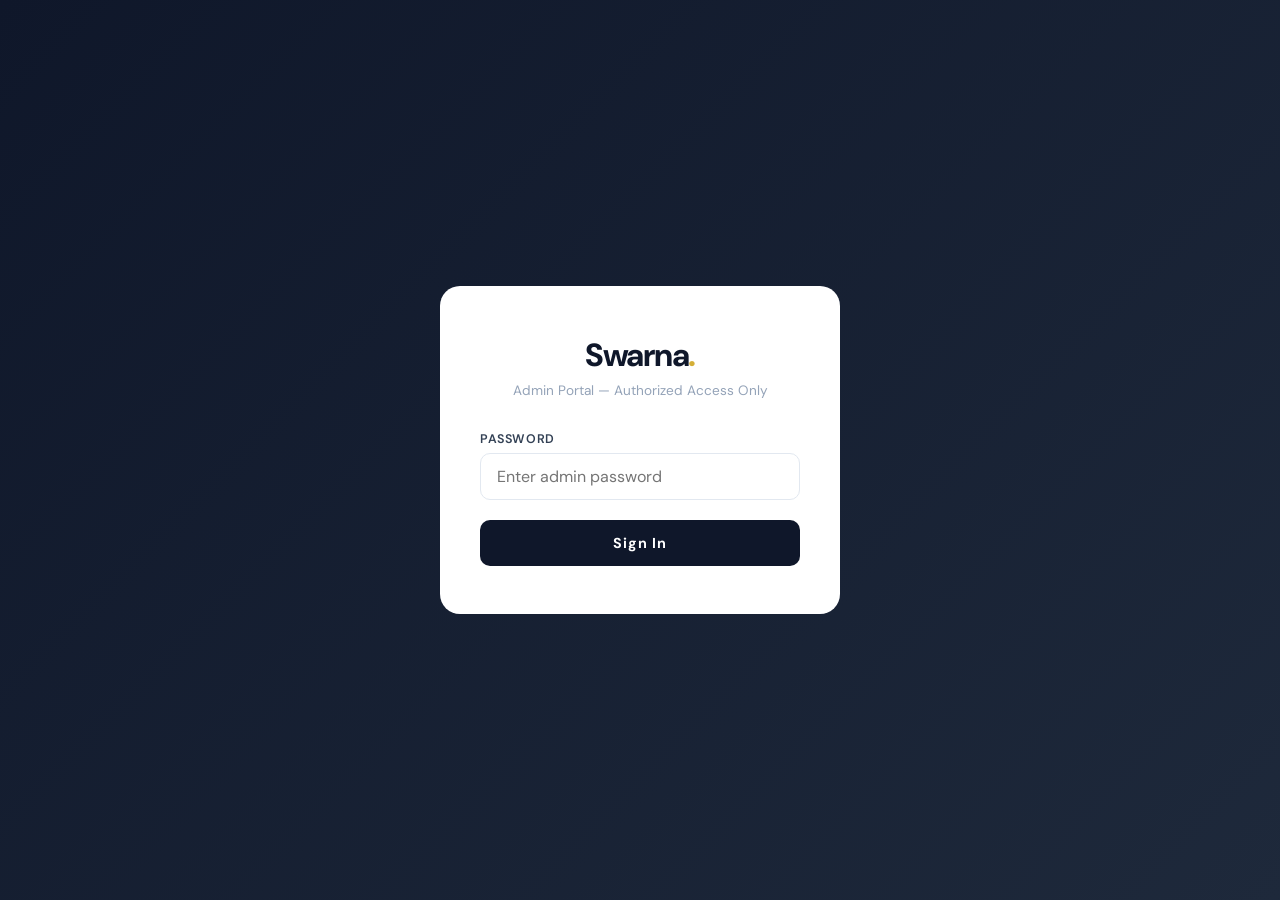
<file: admin.html>
<!DOCTYPE html>
<html lang="en">
<head>
  <meta charset="UTF-8" />
  <meta name="viewport" content="width=device-width, initial-scale=1.0" />
  <title>Admin Portal — Swarna</title>
  <link rel="icon" href="./images/logo.png" type="image/png" />
  <link rel="preconnect" href="https://fonts.googleapis.com" />
  <link rel="preconnect" href="https://fonts.gstatic.com" crossorigin />
  <link href="https://fonts.googleapis.com/css2?family=DM+Sans:wght@400;500;600;700&display=swap" rel="stylesheet" />
  <style>
    *, *::before, *::after { box-sizing: border-box; margin: 0; padding: 0; }
    :root {
      --gold: #d4af37;
      --dark: #0f172a;
      --mid: #1e293b;
      --light: #f8fafc;
      --border: #e2e8f0;
      --text: #334155;
      --muted: #94a3b8;
      --success: #10b981;
      --danger: #ef4444;
      --radius: 10px;
    }
    body { font-family: 'DM Sans', sans-serif; background: #f1f5f9; color: var(--text); min-height: 100vh; }

    /* ── Login Screen ── */
    .login-screen {
      min-height: 100vh;
      display: flex;
      align-items: center;
      justify-content: center;
      background: linear-gradient(135deg, #0f172a 0%, #1e293b 100%);
    }
    .login-card {
      background: #fff;
      border-radius: 20px;
      padding: 48px 40px;
      width: 100%;
      max-width: 400px;
      text-align: center;
    }
    .login-logo {
      font-size: 2rem;
      font-weight: 800;
      color: var(--dark);
      letter-spacing: -0.04em;
      margin-bottom: 6px;
    }
    .login-logo span { color: var(--gold); }
    .login-sub { color: var(--muted); font-size: 0.85rem; margin-bottom: 32px; }
    .login-label { display: block; text-align: left; font-size: 0.78rem; font-weight: 600; color: var(--text); letter-spacing: 0.05em; text-transform: uppercase; margin-bottom: 6px; }
    .login-input {
      width: 100%;
      padding: 12px 16px;
      border: 1.5px solid var(--border);
      border-radius: var(--radius);
      font-size: 1rem;
      font-family: inherit;
      outline: none;
      transition: border-color 0.2s;
      margin-bottom: 20px;
    }
    .login-input:focus { border-color: var(--gold); }
    .login-btn {
      width: 100%;
      padding: 14px;
      background: var(--dark);
      color: #fff;
      border: none;
      border-radius: var(--radius);
      font-size: 0.9rem;
      font-weight: 700;
      font-family: inherit;
      cursor: pointer;
      letter-spacing: 0.06em;
      transition: background 0.2s;
    }
    .login-btn:hover { background: #1e293b; }
    .login-error { color: var(--danger); font-size: 0.82rem; margin-top: 12px; display: none; }

    /* ── Admin App ── */
    .admin-app { display: none; min-height: 100vh; }
    .admin-sidebar {
      position: fixed;
      top: 0; left: 0;
      width: 240px;
      height: 100vh;
      background: var(--dark);
      padding: 28px 0;
      z-index: 100;
      display: flex;
      flex-direction: column;
    }
    .sidebar-brand {
      padding: 0 24px 24px;
      border-bottom: 1px solid rgba(255,255,255,0.08);
      margin-bottom: 16px;
    }
    .sidebar-brand-name {
      font-size: 1.4rem;
      font-weight: 800;
      color: #fff;
      letter-spacing: -0.03em;
    }
    .sidebar-brand-name span { color: var(--gold); }
    .sidebar-brand-sub { font-size: 0.72rem; color: rgba(255,255,255,0.4); letter-spacing: 0.08em; text-transform: uppercase; }
    .sidebar-nav { flex: 1; padding: 0 12px; }
    .sidebar-nav-item {
      display: flex;
      align-items: center;
      gap: 12px;
      padding: 11px 14px;
      border-radius: 8px;
      color: rgba(255,255,255,0.6);
      font-size: 0.85rem;
      font-weight: 500;
      cursor: pointer;
      transition: all 0.15s;
      margin-bottom: 4px;
      border: none;
      background: none;
      width: 100%;
      text-align: left;
      font-family: inherit;
    }
    .sidebar-nav-item:hover { background: rgba(255,255,255,0.06); color: rgba(255,255,255,0.9); }
    .sidebar-nav-item.active { background: rgba(212,175,55,0.15); color: var(--gold); }
    .sidebar-nav-item svg { opacity: 0.7; flex-shrink: 0; }
    .sidebar-nav-item.active svg { opacity: 1; }
    .sidebar-footer {
      padding: 16px 24px;
      border-top: 1px solid rgba(255,255,255,0.08);
    }
    .sidebar-logout {
      display: flex;
      align-items: center;
      gap: 8px;
      color: rgba(255,255,255,0.4);
      font-size: 0.8rem;
      cursor: pointer;
      border: none;
      background: none;
      font-family: inherit;
      transition: color 0.2s;
    }
    .sidebar-logout:hover { color: var(--danger); }

    .admin-main {
      margin-left: 240px;
      min-height: 100vh;
      padding: 36px 40px;
    }
    .admin-topbar {
      display: flex;
      align-items: center;
      justify-content: space-between;
      margin-bottom: 32px;
    }
    .admin-page-title { font-size: 1.6rem; font-weight: 700; color: var(--dark); }
    .admin-page-sub { font-size: 0.85rem; color: var(--muted); margin-top: 2px; }

    /* Tabs */
    .tab-panel { display: none; }
    .tab-panel.active { display: block; }

    /* Cards */
    .admin-card {
      background: #fff;
      border-radius: 14px;
      border: 1px solid var(--border);
      padding: 24px;
      margin-bottom: 24px;
    }
    .admin-card-title {
      font-size: 0.78rem;
      font-weight: 700;
      letter-spacing: 0.1em;
      text-transform: uppercase;
      color: var(--muted);
      margin-bottom: 20px;
      display: flex;
      align-items: center;
      gap: 8px;
    }

    /* Form elements */
    .form-row { display: grid; grid-template-columns: 1fr 1fr; gap: 16px; margin-bottom: 16px; }
    .form-row.three { grid-template-columns: 1fr 1fr 1fr; }
    .form-group { display: flex; flex-direction: column; gap: 6px; }
    .form-label { font-size: 0.75rem; font-weight: 600; color: var(--text); letter-spacing: 0.04em; text-transform: uppercase; }
    .form-input {
      padding: 10px 14px;
      border: 1.5px solid var(--border);
      border-radius: 8px;
      font-size: 0.88rem;
      font-family: inherit;
      color: var(--dark);
      outline: none;
      transition: border-color 0.2s;
    }
    .form-input:focus { border-color: var(--gold); }
    .form-input[type="number"] { -moz-appearance: textfield; }

    /* Buttons */
    .btn { display: inline-flex; align-items: center; gap: 8px; padding: 10px 20px; border-radius: 8px; font-size: 0.83rem; font-weight: 600; font-family: inherit; cursor: pointer; border: none; letter-spacing: 0.04em; transition: all 0.15s; }
    .btn-primary { background: var(--dark); color: #fff; }
    .btn-primary:hover { background: var(--mid); }
    .btn-gold { background: var(--gold); color: var(--dark); }
    .btn-gold:hover { background: #c9a12a; }
    .btn-danger { background: #fff; color: var(--danger); border: 1.5px solid #fecaca; }
    .btn-danger:hover { background: #fef2f2; }
    .btn-sm { padding: 7px 14px; font-size: 0.78rem; }
    .btn-ghost { background: none; color: var(--muted); border: 1.5px solid var(--border); }
    .btn-ghost:hover { color: var(--dark); border-color: #cbd5e1; }

    /* Product Table */
    .prod-table-wrap { overflow-x: auto; }
    .prod-table { width: 100%; border-collapse: collapse; }
    .prod-table th { padding: 12px 16px; font-size: 0.7rem; letter-spacing: 0.1em; text-transform: uppercase; color: var(--muted); font-weight: 600; text-align: left; border-bottom: 1px solid var(--border); }
    .prod-table td { padding: 14px 16px; font-size: 0.85rem; color: var(--text); border-bottom: 1px solid #f8fafc; vertical-align: middle; }
    .prod-table tr:last-child td { border-bottom: none; }
    .prod-table tr:hover td { background: #fafaf8; }
    .prod-img-thumb { width: 48px; height: 48px; object-fit: cover; border-radius: 8px; border: 1px solid var(--border); }
    .prod-img-placeholder { width: 48px; height: 48px; background: #f1f5f9; border-radius: 8px; display: flex; align-items: center; justify-content: center; }
    .visibility-toggle { cursor: pointer; }
    .badge-visible { background: #dcfce7; color: #166534; font-size: 0.7rem; padding: 3px 10px; border-radius: 20px; font-weight: 600; }
    .badge-hidden { background: #f1f5f9; color: var(--muted); font-size: 0.7rem; padding: 3px 10px; border-radius: 20px; font-weight: 600; }

    /* Edit modal */
    .modal-overlay {
      display: none;
      position: fixed; inset: 0;
      background: rgba(0,0,0,0.5);
      z-index: 500;
      align-items: center;
      justify-content: center;
    }
    .modal-overlay.open { display: flex; }
    .modal-card {
      background: #fff;
      border-radius: 16px;
      padding: 32px;
      width: 100%;
      max-width: 580px;
      max-height: 90vh;
      overflow-y: auto;
      position: relative;
    }
    .modal-title { font-size: 1.1rem; font-weight: 700; color: var(--dark); margin-bottom: 24px; }
    .modal-close {
      position: absolute;
      top: 20px; right: 20px;
      background: #f1f5f9;
      border: none;
      width: 32px; height: 32px;
      border-radius: 50%;
      font-size: 1.1rem;
      cursor: pointer;
      display: flex; align-items: center; justify-content: center;
    }
    .modal-footer { display: flex; gap: 12px; justify-content: flex-end; margin-top: 24px; }

    /* Upload boxes */
    .upload-box {
      border: 2px dashed var(--border);
      border-radius: 12px;
      padding: 32px 24px;
      text-align: center;
      cursor: pointer;
      transition: all 0.2s;
      position: relative;
    }
    .upload-box:hover, .upload-box.drag-over { border-color: var(--gold); background: #fffbeb; }
    .upload-box input[type="file"] { display: none; }
    .upload-icon { font-size: 2rem; color: var(--gold); margin-bottom: 10px; }
    .upload-title { font-size: 0.9rem; font-weight: 600; color: var(--dark); margin-bottom: 4px; }
    .upload-sub { font-size: 0.78rem; color: var(--muted); }
    .upload-grid { display: grid; grid-template-columns: 1fr 1fr; gap: 20px; }
    .upload-preview { width: 100%; height: 120px; object-fit: cover; border-radius: 8px; margin-top: 10px; display: none; }
    .upload-preview.visible { display: block; }
    .upload-filename { font-size: 0.78rem; color: var(--success); margin-top: 8px; display: none; }
    .upload-filename.visible { display: block; }
    .upload-progress { height: 4px; background: #e2e8f0; border-radius: 2px; margin-top: 12px; display: none; }
    .upload-progress.visible { display: block; }
    .upload-progress-bar { height: 100%; background: var(--gold); border-radius: 2px; transition: width 0.3s; }

    /* Settings form */
    .settings-grid { display: grid; grid-template-columns: 1fr 1fr; gap: 20px; }

    /* Batch table */
    .batch-table-admin { width: 100%; border-collapse: collapse; }
    .batch-table-admin th { padding: 10px 14px; font-size: 0.7rem; letter-spacing: 0.1em; text-transform: uppercase; color: var(--muted); font-weight: 600; text-align: left; border-bottom: 1px solid var(--border); }
    .batch-table-admin td { padding: 12px 14px; font-size: 0.83rem; border-bottom: 1px solid #f8fafc; }
    .add-batch-form { display: grid; grid-template-columns: 1fr 1fr 1fr 1fr auto; gap: 12px; align-items: end; margin-bottom: 20px; }

    /* Toast */
    .toast {
      position: fixed;
      bottom: 24px; right: 24px;
      background: var(--dark);
      color: #fff;
      padding: 14px 22px;
      border-radius: 10px;
      font-size: 0.85rem;
      font-weight: 500;
      z-index: 9999;
      transform: translateY(80px);
      opacity: 0;
      transition: all 0.3s;
    }
    .toast.show { transform: translateY(0); opacity: 1; }
    .toast.success { background: var(--success); }
    .toast.error { background: var(--danger); }

    @media (max-width: 768px) {
      .admin-sidebar { width: 200px; }
      .admin-main { margin-left: 200px; padding: 24px; }
      .form-row, .form-row.three { grid-template-columns: 1fr; }
      .upload-grid { grid-template-columns: 1fr; }
      .settings-grid { grid-template-columns: 1fr; }
      .add-batch-form { grid-template-columns: 1fr; }
    }
  </style>
</head>
<body>

<!-- Login Screen -->
<div class="login-screen" id="login-screen">
  <div class="login-card">
    <div class="login-logo">Swarna<span>.</span></div>
    <p class="login-sub">Admin Portal — Authorized Access Only</p>
    <label class="login-label" for="admin-pw">Password</label>
    <input type="password" id="admin-pw" class="login-input" placeholder="Enter admin password" onkeydown="if(event.key==='Enter') doLogin()" />
    <button class="login-btn" onclick="doLogin()">Sign In</button>
    <p class="login-error" id="login-error">Incorrect password. Try again.</p>
  </div>
</div>

<!-- Admin App -->
<div class="admin-app" id="admin-app">

  <!-- Sidebar -->
  <aside class="admin-sidebar">
    <div class="sidebar-brand">
      <div class="sidebar-brand-name">Swarna<span>.</span></div>
      <div class="sidebar-brand-sub">Admin Portal</div>
    </div>
    <nav class="sidebar-nav">
      <button class="sidebar-nav-item active" onclick="showTab('products')">
        <svg width="16" height="16" viewBox="0 0 24 24" fill="none" stroke="currentColor" stroke-width="2" stroke-linecap="round" stroke-linejoin="round"><path d="M6 2L3 6v14a2 2 0 0 0 2 2h14a2 2 0 0 0 2-2V6l-3-4z"/><line x1="3" y1="6" x2="21" y2="6"/><path d="M16 10a4 4 0 0 1-8 0"/></svg>
        Products
      </button>
      <button class="sidebar-nav-item" onclick="showTab('media')">
        <svg width="16" height="16" viewBox="0 0 24 24" fill="none" stroke="currentColor" stroke-width="2" stroke-linecap="round" stroke-linejoin="round"><rect x="3" y="3" width="18" height="18" rx="2"/><circle cx="8.5" cy="8.5" r="1.5"/><polyline points="21 15 16 10 5 21"/></svg>
        Media & Videos
      </button>
      <button class="sidebar-nav-item" onclick="showTab('reports')">
        <svg width="16" height="16" viewBox="0 0 24 24" fill="none" stroke="currentColor" stroke-width="2" stroke-linecap="round" stroke-linejoin="round"><path d="M14 2H6a2 2 0 0 0-2 2v16a2 2 0 0 0 2 2h12a2 2 0 0 0 2-2V8z"/><polyline points="14 2 14 8 20 8"/><line x1="16" y1="13" x2="8" y2="13"/><line x1="16" y1="17" x2="8" y2="17"/><polyline points="10 9 9 9 8 9"/></svg>
        Lab Reports & Batches
      </button>
      <button class="sidebar-nav-item" onclick="showTab('settings')">
        <svg width="16" height="16" viewBox="0 0 24 24" fill="none" stroke="currentColor" stroke-width="2" stroke-linecap="round" stroke-linejoin="round"><circle cx="12" cy="12" r="3"/><path d="M19.4 15a1.65 1.65 0 0 0 .33 1.82l.06.06a2 2 0 0 1-2.83 2.83l-.06-.06a1.65 1.65 0 0 0-1.82-.33 1.65 1.65 0 0 0-1 1.51V21a2 2 0 0 1-4 0v-.09A1.65 1.65 0 0 0 9 19.4a1.65 1.65 0 0 0-1.82.33l-.06.06a2 2 0 0 1-2.83-2.83l.06-.06A1.65 1.65 0 0 0 4.68 15a1.65 1.65 0 0 0-1.51-1H3a2 2 0 0 1 0-4h.09A1.65 1.65 0 0 0 4.6 9a1.65 1.65 0 0 0-.33-1.82l-.06-.06a2 2 0 0 1 2.83-2.83l.06.06A1.65 1.65 0 0 0 9 4.68a1.65 1.65 0 0 0 1-1.51V3a2 2 0 0 1 4 0v.09a1.65 1.65 0 0 0 1 1.51 1.65 1.65 0 0 0 1.82-.33l.06-.06a2 2 0 0 1 2.83 2.83l-.06.06A1.65 1.65 0 0 0 19.4 9a1.65 1.65 0 0 0 1.51 1H21a2 2 0 0 1 0 4h-.09a1.65 1.65 0 0 0-1.51 1z"/></svg>
        Settings & Content
      </button>
      <hr style="border:none;border-top:1px solid rgba(255,255,255,0.08);margin:16px 0"/>
      <a href="index.html" target="_blank" class="sidebar-nav-item" style="text-decoration:none;">
        <svg width="16" height="16" viewBox="0 0 24 24" fill="none" stroke="currentColor" stroke-width="2" stroke-linecap="round" stroke-linejoin="round"><path d="M18 13v6a2 2 0 0 1-2 2H5a2 2 0 0 1-2-2V8a2 2 0 0 1 2-2h6"/><polyline points="15 3 21 3 21 9"/><line x1="10" y1="14" x2="21" y2="3"/></svg>
        View Website
      </a>
    </nav>
    <div class="sidebar-footer">
      <button class="sidebar-logout" onclick="doLogout()">
        <svg width="14" height="14" viewBox="0 0 24 24" fill="none" stroke="currentColor" stroke-width="2" stroke-linecap="round" stroke-linejoin="round"><path d="M9 21H5a2 2 0 0 1-2-2V5a2 2 0 0 1 2-2h4"/><polyline points="16 17 21 12 16 7"/><line x1="21" y1="12" x2="9" y2="12"/></svg>
        Sign Out
      </button>
    </div>
  </aside>

  <!-- Main Content -->
  <main class="admin-main">

    <!-- ── Products Tab ── -->
    <div class="tab-panel active" id="tab-products">
      <div class="admin-topbar">
        <div>
          <div class="admin-page-title">Products</div>
          <div class="admin-page-sub">Manage product listings, prices, and visibility</div>
        </div>
        <button class="btn btn-gold" onclick="openAddProduct()">
          <svg width="15" height="15" viewBox="0 0 24 24" fill="none" stroke="currentColor" stroke-width="2.5" stroke-linecap="round" stroke-linejoin="round"><line x1="12" y1="5" x2="12" y2="19"/><line x1="5" y1="12" x2="19" y2="12"/></svg>
          Add Product
        </button>
      </div>
      <div class="admin-card">
        <div class="prod-table-wrap">
          <table class="prod-table">
            <thead>
              <tr>
                <th>Image</th>
                <th>Product</th>
                <th>SKU</th>
                <th>Price</th>
                <th>MRP</th>
                <th>Status</th>
                <th>Actions</th>
              </tr>
            </thead>
            <tbody id="products-tbody"></tbody>
          </table>
        </div>
      </div>
      <div style="text-align:right;">
        <button class="btn btn-primary" onclick="saveProducts()">
          <svg width="14" height="14" viewBox="0 0 24 24" fill="none" stroke="currentColor" stroke-width="2.5" stroke-linecap="round" stroke-linejoin="round"><path d="M19 21H5a2 2 0 0 1-2-2V5a2 2 0 0 1 2-2h11l5 5v11a2 2 0 0 1-2 2z"/><polyline points="17 21 17 13 7 13 7 21"/><polyline points="7 3 7 8 15 8"/></svg>
          Save All Changes
        </button>
      </div>
    </div>

    <!-- ── Media Tab ── -->
    <div class="tab-panel" id="tab-media">
      <div class="admin-topbar">
        <div>
          <div class="admin-page-title">Media & Videos</div>
          <div class="admin-page-sub">Upload images and videos for specific page sections</div>
        </div>
      </div>
      <div class="admin-card">
        <div class="admin-card-title">
          <svg width="14" height="14" viewBox="0 0 24 24" fill="none" stroke="currentColor" stroke-width="2" stroke-linecap="round" stroke-linejoin="round"><rect x="3" y="3" width="18" height="18" rx="2"/><circle cx="8.5" cy="8.5" r="1.5"/><polyline points="21 15 16 10 5 21"/></svg>
          Page Images
        </div>
        <div class="upload-grid">
          <div>
            <p style="font-size:0.8rem;color:#64748b;margin-bottom:10px;font-weight:600">Himalayan Landscape (Home Page)</p>
            <div class="upload-box" onclick="document.getElementById('up-himalayan').click()">
              <input type="file" id="up-himalayan" accept="image/*" onchange="handleUpload(this,'himalayan_image','prev-himalayan','fn-himalayan')">
              <div class="upload-icon">
                <svg width="32" height="32" viewBox="0 0 24 24" fill="none" stroke="#d4af37" stroke-width="1.5" stroke-linecap="round" stroke-linejoin="round"><rect x="3" y="3" width="18" height="18" rx="2"/><circle cx="8.5" cy="8.5" r="1.5"/><polyline points="21 15 16 10 5 21"/></svg>
              </div>
              <div class="upload-title">Click to upload image</div>
              <div class="upload-sub">PNG, JPG, WEBP — max 10MB</div>
              <div class="upload-progress" id="prog-himalayan"><div class="upload-progress-bar" style="width:0%"></div></div>
            </div>
            <img class="upload-preview" id="prev-himalayan" />
            <p class="upload-filename" id="fn-himalayan"></p>
          </div>
          <div>
            <p style="font-size:0.8rem;color:#64748b;margin-bottom:10px;font-weight:600">Product Image (Upload to Images folder)</p>
            <div class="upload-box" onclick="document.getElementById('up-product-img').click()">
              <input type="file" id="up-product-img" accept="image/*" onchange="handleUpload(this,'product_image','prev-prod','fn-prod')">
              <div class="upload-icon">
                <svg width="32" height="32" viewBox="0 0 24 24" fill="none" stroke="#d4af37" stroke-width="1.5" stroke-linecap="round" stroke-linejoin="round"><path d="M6 2L3 6v14a2 2 0 0 0 2 2h14a2 2 0 0 0 2-2V6l-3-4z"/><line x1="3" y1="6" x2="21" y2="6"/></svg>
              </div>
              <div class="upload-title">Upload product image</div>
              <div class="upload-sub">PNG, JPG, WEBP — max 10MB</div>
              <div class="upload-progress" id="prog-prod"><div class="upload-progress-bar" style="width:0%"></div></div>
            </div>
            <img class="upload-preview" id="prev-prod" />
            <p class="upload-filename" id="fn-prod"></p>
          </div>
        </div>
      </div>

      <div class="admin-card">
        <div class="admin-card-title">
          <svg width="14" height="14" viewBox="0 0 24 24" fill="none" stroke="currentColor" stroke-width="2" stroke-linecap="round" stroke-linejoin="round"><polygon points="23 7 16 12 23 17 23 7"/><rect x="1" y="5" width="15" height="14" rx="2"/></svg>
          Videos
        </div>
        <div class="upload-grid">
          <div>
            <p style="font-size:0.8rem;color:#64748b;margin-bottom:10px;font-weight:600">Our Makers / Production Video (About Page)</p>
            <div class="upload-box" onclick="document.getElementById('up-makers-video').click()">
              <input type="file" id="up-makers-video" accept="video/*" onchange="handleUpload(this,'makers_video',null,'fn-makers-vid')">
              <div class="upload-icon">
                <svg width="32" height="32" viewBox="0 0 24 24" fill="none" stroke="#d4af37" stroke-width="1.5" stroke-linecap="round" stroke-linejoin="round"><polygon points="23 7 16 12 23 17 23 7"/><rect x="1" y="5" width="15" height="14" rx="2"/></svg>
              </div>
              <div class="upload-title">Upload makers video</div>
              <div class="upload-sub">MP4, WEBM — max 200MB</div>
              <div class="upload-progress" id="prog-makers-vid"><div class="upload-progress-bar" style="width:0%"></div></div>
            </div>
            <p class="upload-filename" id="fn-makers-vid"></p>
          </div>
          <div>
            <p style="font-size:0.8rem;color:#64748b;margin-bottom:10px;font-weight:600">Process Video (Product Page)</p>
            <div class="upload-box" onclick="document.getElementById('up-process-video').click()">
              <input type="file" id="up-process-video" accept="video/*" onchange="handleUpload(this,'process_video',null,'fn-process-vid')">
              <div class="upload-icon">
                <svg width="32" height="32" viewBox="0 0 24 24" fill="none" stroke="#d4af37" stroke-width="1.5" stroke-linecap="round" stroke-linejoin="round"><circle cx="12" cy="12" r="10"/><polygon points="10 8 16 12 10 16 10 8"/></svg>
              </div>
              <div class="upload-title">Upload process video</div>
              <div class="upload-sub">MP4, WEBM — max 200MB</div>
              <div class="upload-progress" id="prog-process-vid"><div class="upload-progress-bar" style="width:0%"></div></div>
            </div>
            <p class="upload-filename" id="fn-process-vid"></p>
          </div>
        </div>
      </div>
    </div>

    <!-- ── Reports Tab ── -->
    <div class="tab-panel" id="tab-reports">
      <div class="admin-topbar">
        <div>
          <div class="admin-page-title">Lab Reports & Batch Log</div>
          <div class="admin-page-sub">Upload PDF reports and manage batch records shown on verify.html</div>
        </div>
      </div>

      <div class="admin-card">
        <div class="admin-card-title">Add New Batch Record</div>
        <div class="add-batch-form">
          <div class="form-group">
            <label class="form-label">Batch ID</label>
            <input type="text" class="form-input" id="new-batch-id" placeholder="SWR-2024-001" />
          </div>
          <div class="form-group">
            <label class="form-label">Production Date</label>
            <input type="date" class="form-input" id="new-batch-date" />
          </div>
          <div class="form-group">
            <label class="form-label">Size(s)</label>
            <input type="text" class="form-input" id="new-batch-size" placeholder="250ml / 500ml / 1L" />
          </div>
          <div class="form-group">
            <label class="form-label">Report PDF</label>
            <input type="file" id="new-batch-pdf" accept=".pdf" class="form-input" style="padding:7px" />
          </div>
          <button class="btn btn-gold" onclick="addBatch()" style="height:40px;align-self:end">Add Batch</button>
        </div>
        <div style="overflow-x:auto">
          <table class="batch-table-admin">
            <thead>
              <tr>
                <th>Batch ID</th>
                <th>Date</th>
                <th>Size</th>
                <th>Report</th>
                <th>Action</th>
              </tr>
            </thead>
            <tbody id="admin-batches-tbody">
              <tr><td colspan="5" style="text-align:center;color:#aaa;padding:24px;font-size:0.85rem">No batches yet. Add one above.</td></tr>
            </tbody>
          </table>
        </div>
        <div style="margin-top:16px;text-align:right">
          <button class="btn btn-primary" onclick="saveBatches()">
            <svg width="14" height="14" viewBox="0 0 24 24" fill="none" stroke="currentColor" stroke-width="2.5" stroke-linecap="round" stroke-linejoin="round"><path d="M19 21H5a2 2 0 0 1-2-2V5a2 2 0 0 1 2-2h11l5 5v11a2 2 0 0 1-2 2z"/><polyline points="17 21 17 13 7 13 7 21"/></svg>
            Save Batch Log
          </button>
        </div>
      </div>
    </div>

    <!-- ── Settings Tab ── -->
    <div class="tab-panel" id="tab-settings">
      <div class="admin-topbar">
        <div>
          <div class="admin-page-title">Settings & Content</div>
          <div class="admin-page-sub">Update FSSAI number, maker stats, and site content</div>
        </div>
      </div>
      <div class="admin-card">
        <div class="admin-card-title">FSSAI & Legal</div>
        <div class="form-row">
          <div class="form-group">
            <label class="form-label">FSSAI Registration Number</label>
            <input type="text" class="form-input" id="set-fssai" placeholder="e.g. 02826042000015" />
          </div>
          <div class="form-group">
            <label class="form-label">Verify Page Note</label>
            <input type="text" class="form-input" id="set-verify-note" placeholder="Short note shown on verify page" />
          </div>
        </div>
      </div>
      <div class="admin-card">
        <div class="admin-card-title">Our Makers Stats (About Page)</div>
        <div class="form-row three">
          <div class="form-group">
            <label class="form-label">Households Count</label>
            <input type="text" class="form-input" id="set-households" placeholder="12+" />
          </div>
          <div class="form-group">
            <label class="form-label">Districts Count</label>
            <input type="text" class="form-input" id="set-districts" placeholder="3" />
          </div>
          <div class="form-group">
            <label class="form-label">Method Label</label>
            <input type="text" class="form-input" id="set-method" placeholder="100% Bilona Method" />
          </div>
        </div>
      </div>
      <div style="text-align:right">
        <button class="btn btn-primary" onclick="saveSettings()">
          <svg width="14" height="14" viewBox="0 0 24 24" fill="none" stroke="currentColor" stroke-width="2.5" stroke-linecap="round" stroke-linejoin="round"><path d="M19 21H5a2 2 0 0 1-2-2V5a2 2 0 0 1 2-2h11l5 5v11a2 2 0 0 1-2 2z"/><polyline points="17 21 17 13 7 13 7 21"/></svg>
          Save Settings
        </button>
      </div>
    </div>

  </main>
</div>

<!-- Edit Product Modal -->
<div class="modal-overlay" id="product-modal">
  <div class="modal-card">
    <button class="modal-close" onclick="closeModal()">×</button>
    <div class="modal-title" id="modal-title">Edit Product</div>
    <input type="hidden" id="edit-idx" value="" />
    <div class="form-row">
      <div class="form-group">
        <label class="form-label">Product Title</label>
        <input type="text" class="form-input" id="edit-title" />
      </div>
      <div class="form-group">
        <label class="form-label">Subtitle</label>
        <input type="text" class="form-input" id="edit-subtitle" />
      </div>
    </div>
    <div class="form-row three">
      <div class="form-group">
        <label class="form-label">Price (₹)</label>
        <input type="number" class="form-input" id="edit-price" />
      </div>
      <div class="form-group">
        <label class="form-label">MRP (₹)</label>
        <input type="number" class="form-input" id="edit-mrp" />
      </div>
      <div class="form-group">
        <label class="form-label">Discount Label</label>
        <input type="text" class="form-input" id="edit-discount" placeholder="20% off" />
      </div>
    </div>
    <div class="form-row">
      <div class="form-group">
        <label class="form-label">SKU</label>
        <input type="text" class="form-input" id="edit-sku" />
      </div>
      <div class="form-group">
        <label class="form-label">Badge</label>
        <input type="text" class="form-input" id="edit-badge" placeholder="Best Seller" />
      </div>
    </div>
    <div class="form-row">
      <div class="form-group">
        <label class="form-label">Image Path</label>
        <input type="text" class="form-input" id="edit-image" placeholder="./images/..." />
      </div>
      <div class="form-group">
        <label class="form-label">Link</label>
        <input type="text" class="form-input" id="edit-link" placeholder="product.html?size=..." />
      </div>
    </div>
    <div class="form-group" style="margin-bottom:16px">
      <label class="form-label">Description</label>
      <input type="text" class="form-input" id="edit-desc" />
    </div>
    <div class="modal-footer">
      <button class="btn btn-ghost" onclick="closeModal()">Cancel</button>
      <button class="btn btn-gold" onclick="saveProductEdit()">Save Product</button>
    </div>
  </div>
</div>

<!-- Toast -->
<div class="toast" id="toast"></div>

<script src="admin.js"></script>
</body>
</html>
</file>
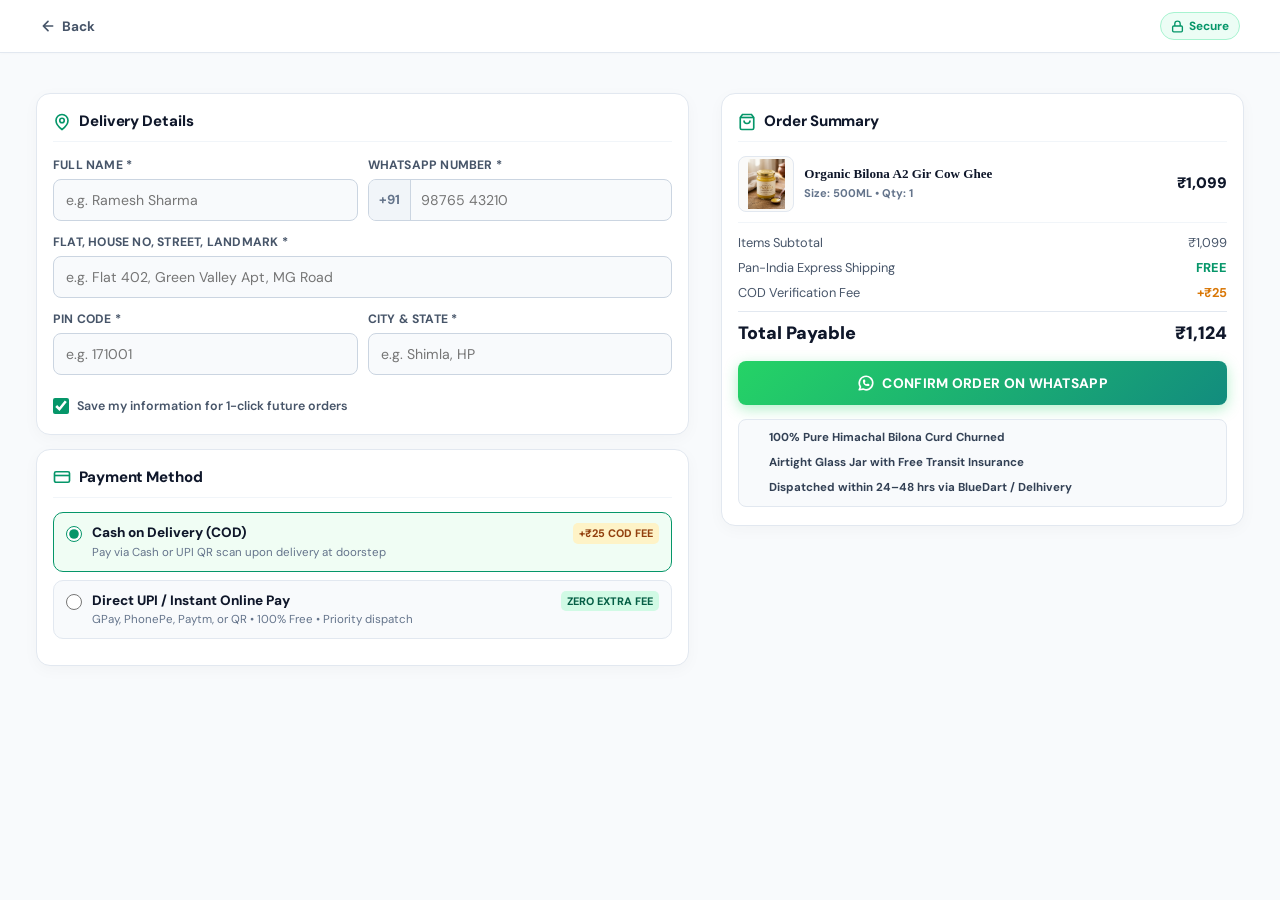
<file: checkout.html>
<!DOCTYPE html>
<html lang="en">
<head>
  <meta charset="UTF-8" />
  <meta name="viewport" content="width=device-width, initial-scale=1.0, maximum-scale=1.0, user-scalable=no" />
  <title>Express Checkout | Swarna Pure A2 Vedic Ghee</title>
  <link rel="preconnect" href="https://fonts.googleapis.com">
  <link rel="preconnect" href="https://fonts.gstatic.com" crossorigin>
  <link href="https://fonts.googleapis.com/css2?family=DM+Sans:ital,opsz,wght@0,9..40,400..900;1,9..40,400..900&display=swap" rel="stylesheet">
  <link rel="stylesheet" href="styles.css" />
  <style>
    /* ==========================================================================
       COMPLETE PRISTINE LUXURY CHECKOUT (APPLE / SHOPIFY STANDARD)
       ========================================================================== */
    *, *::before, *::after {
      box-sizing: border-box !important;
      margin: 0;
      padding: 0;
    }

    html, body {
      width: 100% !important;
      max-width: 100vw !important;
      overflow-x: hidden !important;
      background: #f8fafc !important;
      font-family: 'DM Sans', -apple-system, BlinkMacSystemFont, 'Segoe UI', Roboto, sans-serif !important;
      color: #0f172a;
      -webkit-font-smoothing: antialiased;
    }

    /* Minimal Top Navigation */
    .lux-nav {
      background: #ffffff;
      border-bottom: 1px solid #e2e8f0;
      padding: 12px 16px;
      position: sticky;
      top: 0;
      z-index: 100;
      box-shadow: 0 1px 3px rgba(0,0,0,0.02);
      width: 100%;
    }

    .lux-nav-inner {
      max-width: 1320px;
      margin: 0 auto;
      display: flex;
      align-items: center;
      justify-content: space-between;
      width: 100%;
      padding: 0 clamp(8px, 2vw, 24px);
    }

    .lux-back-btn {
      display: inline-flex;
      align-items: center;
      gap: 6px;
      font-size: 0.85rem;
      font-weight: 700;
      color: #475569;
      text-decoration: none;
      transition: color 0.2s ease;
      background: none;
      border: none;
      cursor: pointer;
    }

    .lux-back-btn:hover {
      color: #0f172a;
    }

    .lux-secure-pill {
      display: inline-flex;
      align-items: center;
      gap: 5px;
      font-size: 0.74rem;
      font-weight: 700;
      color: #059669;
      background: #ecfdf5;
      border: 1px solid #a7f3d0;
      padding: 4px 10px;
      border-radius: 20px;
    }

    /* Main Container */
    .lux-checkout-container {
      max-width: 1320px;
      margin: 0 auto;
      padding: clamp(20px, 3.5vw, 40px) clamp(14px, 3vw, 36px) 70px;
      width: 100%;
    }

    .lux-layout-grid {
      display: grid;
      grid-template-columns: 1.25fr 1fr;
      gap: clamp(20px, 2.5vw, 36px);
      align-items: start;
      width: 100%;
    }

    @media (max-width: 860px) {
      .lux-layout-grid {
        grid-template-columns: 1fr;
        gap: 16px;
      }
      .lux-checkout-container {
        padding: 14px 12px 60px;
      }
    }

    /* Card Styling */
    .lux-card {
      background: #ffffff;
      border: 1.5px solid #e2e8f0;
      border-radius: 14px;
      padding: 18px 16px;
      box-shadow: 0 4px 16px rgba(15, 23, 42, 0.03);
      width: 100%;
    }

    .lux-card-title-row {
      display: flex;
      align-items: center;
      gap: 8px;
      margin-bottom: 14px;
      padding-bottom: 10px;
      border-bottom: 1px solid #f1f5f9;
    }

    .lux-card-title-row svg {
      color: #059669;
      flex-shrink: 0;
      width: 18px;
      height: 18px;
    }

    .lux-card-title {
      font-family: 'DM Sans', -apple-system, sans-serif !important;
      font-size: 0.94rem;
      font-weight: 800;
      color: #0f172a;
      letter-spacing: -0.1px;
    }

    /* Form Elements */
    .lux-form-group {
      margin-bottom: 12px;
      width: 100%;
    }

    .lux-form-row {
      display: grid;
      grid-template-columns: 1fr 1fr;
      gap: 10px;
      width: 100%;
    }

    @media (max-width: 500px) {
      .lux-form-row {
        grid-template-columns: 1fr;
      }
    }

    .lux-label {
      display: block;
      font-size: 0.76rem;
      font-weight: 700;
      color: #475569;
      margin-bottom: 4px;
      text-transform: uppercase;
      letter-spacing: 0.2px;
    }

    .lux-input, .lux-textarea {
      width: 100%;
      height: 42px;
      background: #f8fafc;
      border: 1.5px solid #cbd5e1;
      border-radius: 8px;
      padding: 0 12px;
      font-family: 'DM Sans', sans-serif !important;
      font-size: 0.88rem;
      color: #0f172a;
      outline: none;
      transition: all 0.2s ease;
      display: block;
    }

    .lux-textarea {
      height: 60px;
      padding: 8px 12px;
      resize: vertical;
    }

    .lux-input:focus, .lux-textarea:focus {
      background: #ffffff;
      border-color: #059669;
      box-shadow: 0 0 0 3px rgba(5, 150, 105, 0.12);
    }

    /* Phone Input with +91 Prefix */
    .lux-phone-wrap {
      display: flex;
      align-items: center;
      background: #f8fafc;
      border: 1.5px solid #cbd5e1;
      border-radius: 8px;
      overflow: hidden;
      width: 100%;
      height: 42px;
      transition: all 0.2s ease;
    }

    .lux-phone-wrap:focus-within {
      background: #ffffff;
      border-color: #059669;
      box-shadow: 0 0 0 3px rgba(5, 150, 105, 0.12);
    }

    .lux-phone-prefix {
      padding: 0 10px;
      font-size: 0.82rem;
      font-weight: 700;
      color: #64748b;
      background: #f1f5f9;
      height: 100%;
      display: flex;
      align-items: center;
      border-right: 1px solid #cbd5e1;
      flex-shrink: 0;
      user-select: none;
    }

    .lux-phone-input {
      border: none !important;
      box-shadow: none !important;
      background: transparent !important;
      flex: 1;
      height: 100%;
      padding: 0 10px;
      font-family: 'DM Sans', sans-serif !important;
      font-size: 0.88rem;
      color: #0f172a;
      outline: none;
      min-width: 0;
    }

    /* Save Profile Checkbox */
    .lux-save-toggle {
      display: flex;
      align-items: center;
      gap: 8px;
      margin: 10px 0 0;
      cursor: pointer;
    }

    .lux-save-toggle input {
      accent-color: #059669;
      width: 16px;
      height: 16px;
      cursor: pointer;
      flex-shrink: 0;
    }

    .lux-save-toggle span {
      font-size: 0.78rem;
      font-weight: 600;
      color: #475569;
    }

    /* Ultra-Compact Payment Cards */
    .lux-pay-card {
      border: 1.5px solid #e2e8f0;
      border-radius: 10px;
      padding: 10px 12px;
      margin-bottom: 8px;
      cursor: pointer;
      display: flex;
      align-items: flex-start;
      gap: 10px;
      background: #f8fafc;
      transition: all 0.2s ease;
      width: 100%;
    }

    .lux-pay-card.selected {
      border-color: #059669;
      background: #f0fdf4;
    }

    .lux-pay-radio {
      margin-top: 3px;
      accent-color: #059669;
      width: 16px;
      height: 16px;
      flex-shrink: 0;
      cursor: pointer;
    }

    .lux-pay-content {
      flex: 1;
      min-width: 0;
    }

    .lux-pay-header-row {
      display: flex;
      align-items: center;
      justify-content: space-between;
      gap: 6px;
    }

    .lux-pay-title {
      font-size: 0.85rem;
      font-weight: 800;
      color: #0f172a;
      line-height: 1.2;
    }

    .lux-pay-sub {
      font-size: 0.72rem;
      color: #64748b;
      margin-top: 2px;
      line-height: 1.3;
    }

    .lux-pay-badge {
      font-size: 0.68rem;
      font-weight: 800;
      padding: 2px 6px;
      border-radius: 5px;
      text-transform: uppercase;
      white-space: nowrap;
      flex-shrink: 0;
    }

    .badge-free {
      background: #d1fae5;
      color: #065f46;
    }

    .badge-fee {
      background: #fef3c7;
      color: #92400e;
    }

    /* Order Summary Card */
    .lux-item-preview {
      display: grid;
      grid-template-columns: 56px 1fr auto;
      gap: 10px;
      align-items: center;
      padding-bottom: 10px;
      border-bottom: 1px solid #f1f5f9;
      margin-bottom: 10px;
      width: 100%;
    }

    .lux-item-img {
      width: 56px;
      height: 56px;
      border-radius: 8px;
      background: #fafaf9;
      border: 1px solid #e2e8f0;
      overflow: hidden;
      padding: 2px;
      flex-shrink: 0;
    }

    .lux-item-img img {
      width: 100%;
      height: 100%;
      object-fit: contain;
    }

    .lux-item-info {
      min-width: 0;
    }

    .lux-item-info h4 {
      font-size: 0.82rem;
      font-weight: 800;
      color: #0f172a;
      margin: 0 0 2px;
      line-height: 1.25;
      word-break: break-word;
    }

    .lux-item-variant {
      font-size: 0.70rem;
      font-weight: 700;
      color: #64748b;
    }

    .lux-item-price {
      font-size: 0.95rem;
      font-weight: 900;
      color: #0f172a;
      white-space: nowrap;
    }

    /* Breakdown Rows */
    .lux-price-row {
      display: flex;
      justify-content: space-between;
      align-items: center;
      font-size: 0.80rem;
      color: #475569;
      margin-bottom: 5px;
    }

    .lux-price-row.total-row {
      font-size: 1.12rem;
      font-weight: 900;
      color: #0f172a;
      padding-top: 8px;
      border-top: 1.5px solid #e2e8f0;
      margin-top: 8px;
    }

    /* WhatsApp Confirm Button */
    .lux-whatsapp-submit {
      width: 100%;
      height: 44px;
      background: #25D366;
      background: linear-gradient(135deg, #25D366 0%, #128C7E 100%);
      color: #ffffff;
      border-radius: 8px;
      border: none;
      font-family: 'DM Sans', sans-serif !important;
      font-size: 0.86rem;
      font-weight: 800;
      letter-spacing: 0.3px;
      display: flex;
      align-items: center;
      justify-content: center;
      gap: 7px;
      cursor: pointer;
      white-space: nowrap !important;
      transition: all 0.2s ease;
      box-shadow: 0 4px 14px rgba(37, 211, 102, 0.35);
      text-transform: uppercase;
      margin-top: 14px;
    }

    .lux-whatsapp-submit:hover {
      background: linear-gradient(135deg, #128C7E 0%, #075E54 100%);
      transform: translateY(-1px);
      box-shadow: 0 6px 18px rgba(37, 211, 102, 0.45);
    }

    /* Trust Shield Strip */
    .lux-trust-strip {
      margin-top: 14px;
      background: #f8fafc;
      border: 1px solid #e2e8f0;
      border-radius: 8px;
      padding: 9px 11px;
      display: flex;
      flex-direction: column;
      gap: 7px;
      width: 100%;
    }

    .lux-trust-item {
      display: flex;
      align-items: center;
      gap: 6px;
      font-size: 0.72rem;
      font-weight: 700;
      color: #334155;
    }

    .lux-trust-item svg {
      color: #059669;
      flex-shrink: 0;
      width: 13px;
      height: 13px;
    }

    /* Success Card View */
    #lux-success-card {
      display: none;
      text-align: center;
      padding: 30px 18px;
      background: #ffffff;
      border-radius: 14px;
      border: 1.5px solid #e2e8f0;
      box-shadow: 0 8px 30px rgba(0,0,0,0.04);
      max-width: 500px;
      margin: 20px auto;
      width: 100%;
    }
  </style>
</head>
<body class="luxury-checkout-body">

  <!-- Minimal Luxury Navigation Header -->
  <header class="lux-nav">
    <div class="lux-nav-inner">
      <a href="product.html" class="lux-back-btn">
        <svg width="16" height="16" viewBox="0 0 24 24" fill="none" stroke="currentColor" stroke-width="2.5" stroke-linecap="round" stroke-linejoin="round"><path d="M19 12H5M12 19l-7-7 7-7"/></svg>
        <span>Back</span>
      </a>
      <div class="lux-secure-pill">
        <svg width="13" height="13" viewBox="0 0 24 24" fill="none" stroke="currentColor" stroke-width="2.5"><rect x="3" y="11" width="18" height="11" rx="2"/><path d="M7 11V7a5 5 0 0 1 10 0v4"/></svg>
        <span>Secure</span>
      </div>
    </div>
  </header>

  <!-- Main Checkout Container -->
  <main class="lux-checkout-container">
    
    <!-- Active Checkout Form -->
    <form id="lux-checkout-form">
      <div class="lux-layout-grid" id="lux-main-grid">
        
        <!-- Left Column: Shipping & Delivery Info -->
        <div class="lux-left-col">
          
          <!-- Delivery Details Card -->
          <div class="lux-card" style="margin-bottom: 14px;">
            <div class="lux-card-title-row">
              <svg width="18" height="18" viewBox="0 0 24 24" fill="none" stroke="currentColor" stroke-width="2.2"><path d="M20 10c0 6-8 12-8 12s-8-6-8-12a8 8 0 0 1 16 0Z"/><circle cx="12" cy="10" r="3"/></svg>
              <h2 class="lux-card-title">Delivery Details</h2>
            </div>

            <div class="lux-form-row">
              <div class="lux-form-group">
                <label class="lux-label" for="cust-name">Full Name *</label>
                <input type="text" id="cust-name" class="lux-input" placeholder="e.g. Ramesh Sharma" required />
              </div>
              <div class="lux-form-group">
                <label class="lux-label" for="cust-phone">WhatsApp Number *</label>
                <div class="lux-phone-wrap">
                  <div class="lux-phone-prefix">+91</div>
                  <input type="tel" id="cust-phone" class="lux-phone-input" placeholder="98765 43210" maxlength="10" required />
                </div>
              </div>
            </div>

            <div class="lux-form-group">
              <label class="lux-label" for="cust-address">Flat, House No, Street, Landmark *</label>
              <input type="text" id="cust-address" class="lux-input" placeholder="e.g. Flat 402, Green Valley Apt, MG Road" required />
            </div>

            <div class="lux-form-row">
              <div class="lux-form-group">
                <label class="lux-label" for="cust-pincode">PIN Code *</label>
                <input type="text" id="cust-pincode" class="lux-input" placeholder="e.g. 171001" maxlength="6" required />
              </div>
              <div class="lux-form-group">
                <label class="lux-label" for="cust-city">City & State *</label>
                <input type="text" id="cust-city" class="lux-input" placeholder="e.g. Shimla, HP" required />
              </div>
            </div>

            <label class="lux-save-toggle">
              <input type="checkbox" id="save-info-chk" checked />
              <span>Save my information for 1-click future orders</span>
            </label>
          </div>

          <!-- Payment Mode Card -->
          <div class="lux-card">
            <div class="lux-card-title-row">
              <svg width="18" height="18" viewBox="0 0 24 24" fill="none" stroke="currentColor" stroke-width="2.2"><rect x="2" y="5" width="20" height="14" rx="2"/><line x1="2" y1="10" x2="22" y2="10"/></svg>
              <h2 class="lux-card-title">Payment Method</h2>
            </div>

            <!-- Option 1: COD -->
            <div class="lux-pay-card selected" id="pay-opt-cod" onclick="setPayMethod('COD')">
              <input type="radio" name="lux-pay" id="radio-cod" value="COD" class="lux-pay-radio" checked />
              <div class="lux-pay-content">
                <div class="lux-pay-header-row">
                  <span class="lux-pay-title">Cash on Delivery (COD)</span>
                  <span class="lux-pay-badge badge-fee">+₹25 COD Fee</span>
                </div>
                <div class="lux-pay-sub">Pay via Cash or UPI QR scan upon delivery at doorstep</div>
              </div>
            </div>

            <!-- Option 2: Online UPI -->
            <div class="lux-pay-card" id="pay-opt-online" onclick="setPayMethod('ONLINE')">
              <input type="radio" name="lux-pay" id="radio-online" value="ONLINE" class="lux-pay-radio" />
              <div class="lux-pay-content">
                <div class="lux-pay-header-row">
                  <span class="lux-pay-title">Direct UPI / Instant Online Pay</span>
                  <span class="lux-pay-badge badge-free">Zero Extra Fee</span>
                </div>
                <div class="lux-pay-sub">GPay, PhonePe, Paytm, or QR &bull; 100% Free &bull; Priority dispatch</div>
              </div>
            </div>
          </div>

        </div>

        <!-- Right Column: Order Summary & WhatsApp Action -->
        <div class="lux-right-col">
          <div class="lux-card" style="position: sticky; top: 70px;">
            <div class="lux-card-title-row">
              <svg width="18" height="18" viewBox="0 0 24 24" fill="none" stroke="currentColor" stroke-width="2.2"><path d="M6 2L3 6v14a2 2 0 0 0 2 2h14a2 2 0 0 0 2-2V6l-3-4z"/><line x1="3" y1="6" x2="21" y2="6"/><path d="M16 10a4 4 0 0 1-8 0"/></svg>
              <h2 class="lux-card-title">Order Summary</h2>
            </div>

            <!-- Items List -->
            <div id="lux-items-container">
              <!-- Rendered via JS -->
            </div>

            <!-- Price Breakdown -->
            <div style="margin-top: 10px;">
              <div class="lux-price-row">
                <span>Items Subtotal</span>
                <span id="lbl-subtotal">₹1,099</span>
              </div>
              <div class="lux-price-row">
                <span>Pan-India Express Shipping</span>
                <span style="color: #059669; font-weight: 800;">FREE</span>
              </div>
              <div class="lux-price-row">
                <span>COD Verification Fee</span>
                <span id="lbl-cod-fee" style="font-weight: 700; color: #d97706;">+₹25</span>
              </div>
              <div class="lux-price-row total-row">
                <span>Total Payable</span>
                <span id="lbl-grand-total">₹1,124</span>
              </div>
            </div>

            <!-- WhatsApp Action Button -->
            <button type="submit" class="lux-whatsapp-submit">
              <svg width="18" height="18" viewBox="0 0 24 24" fill="none" stroke="currentColor" stroke-width="2.2" stroke-linecap="round" stroke-linejoin="round">
                <path d="M3 21l1.65-3.8a9 9 0 1 1 3.4 2.9L3 21"></path>
                <path d="M9 10a.5.5 0 0 0 1 0V9a.5.5 0 0 0-1 0v1a5 5 0 0 0 5 5h1a.5.5 0 0 0 0-1h-1a.5.5 0 0 0 0 1"></path>
              </svg>
              <span>Confirm Order on WhatsApp</span>
            </button>

            <!-- Trust Guarantees -->
            <div class="lux-trust-strip">
              <div class="lux-trust-item">
                <svg viewBox="0 0 24 24" fill="none" stroke-width="2.5"><polyline points="20 6 9 17 4 12"/></svg>
                <span>100% Pure Himachal Bilona Curd Churned</span>
              </div>
              <div class="lux-trust-item">
                <svg viewBox="0 0 24 24" fill="none" stroke-width="2.5"><path d="M12 22s8-4 8-10V5l-8-3-8 3v7c0 6 8 10 8 10z"/></svg>
                <span>Airtight Glass Jar with Free Transit Insurance</span>
              </div>
              <div class="lux-trust-item">
                <svg viewBox="0 0 24 24" fill="none" stroke-width="2.5"><rect x="1" y="3" width="15" height="13"/><polygon points="16 8 20 8 23 11 23 16 16 8"/></svg>
                <span>Dispatched within 24–48 hrs via BlueDart / Delhivery</span>
              </div>
            </div>

          </div>
        </div>

      </div>
    </form>

    <!-- Success Screen (Shown after placing order) -->
    <div id="lux-success-card">
      <div style="margin-bottom: 12px; display: flex; justify-content: center;">
        <svg width="48" height="48" viewBox="0 0 24 24" fill="none" stroke="#25D366" stroke-width="2.5" stroke-linecap="round" stroke-linejoin="round">
          <circle cx="12" cy="12" r="10"></circle>
          <polyline points="16 9 10 15 7 12"></polyline>
        </svg>
      </div>
      <h2 style="font-size: 1.35rem; font-weight: 800; color: #0f172a; margin-bottom: 4px;">Order Details Generated!</h2>
      <p style="color: #64748b; font-size: 0.85rem; margin-bottom: 14px;">
        Ref ID: <strong id="success-ref-num" style="color: #b45309;">SWARNA-849201</strong>
      </p>
      <div style="background: #f8fafc; border: 1px solid #e2e8f0; border-radius: 8px; padding: 12px; text-align: left; margin-bottom: 16px; font-size: 0.80rem; color: #334155;" id="success-summary-body">
      </div>
      <a id="success-whatsapp-link" href="#" target="_blank" class="lux-whatsapp-submit" style="text-decoration: none; margin-bottom: 10px;">
        <svg width="18" height="18" viewBox="0 0 24 24" fill="none" stroke="currentColor" stroke-width="2.2"><path d="M3 21l1.65-3.8a9 9 0 1 1 3.4 2.9L3 21"></path><path d="M9 10a.5.5 0 0 0 1 0V9a.5.5 0 0 0-1 0v1a5 5 0 0 0 5 5h1a.5.5 0 0 0 0-1h-1a.5.5 0 0 0 0 1"></path></svg>
        <span>Open WhatsApp Chat Directly</span>
      </a>
      <a href="index.html" style="color: #64748b; font-size: 0.78rem; font-weight: 700; text-decoration: none;">&larr; Return to Store</a>
    </div>

  </main>

  <script>
    let cartItems = [];
    let paymentMode = 'COD'; // 'COD' or 'ONLINE'

    // Load Cart or PDP Variant
    function initCheckout() {
      try {
        const saved = localStorage.getItem('swarna_cart');
        if (saved) cartItems = JSON.parse(saved);
      } catch (e) {}

      if (!cartItems || cartItems.length === 0) {
        const urlParams = new URLSearchParams(window.location.search);
        const size = urlParams.get('size') || '500ml';
        const priceMap = { '250ml': 599, '500ml': 1099, '1000ml': 1999 };
        const price = priceMap[size] || 1099;
        cartItems = [{
          name: 'Organic Bilona A2 Gir Cow Ghee',
          size: size,
          price: price,
          quantity: 1,
          image: './images/swarna-' + size + '.jpg'
        }];
      }

      renderCart();
      loadStoredProfile();
    }

    // Render Order Item Preview
    function renderCart() {
      const container = document.getElementById('lux-items-container');
      if (!container) return;

      let subtotal = 0;
      container.innerHTML = cartItems.map(item => {
        const itemTotal = item.price * item.quantity;
        subtotal += itemTotal;
        const img = item.image || './images/swarna-500ml.jpg';
        return `
          <div class="lux-item-preview">
            <div class="lux-item-img">
              <img src="${img}" alt="${item.name}" onerror="this.src='./images/ghee-jar.png'" />
            </div>
            <div class="lux-item-info">
              <h4>${item.name}</h4>
              <div class="lux-item-variant">Size: ${(item.size || '500ml').toUpperCase()} • Qty: ${item.quantity}</div>
            </div>
            <div class="lux-item-price">₹${itemTotal.toLocaleString('en-IN')}</div>
          </div>
        `;
      }).join('');

      const codFee = paymentMode === 'COD' ? 25 : 0;
      const total = subtotal + codFee;

      document.getElementById('lbl-subtotal').textContent = '₹' + subtotal.toLocaleString('en-IN');
      document.getElementById('lbl-cod-fee').textContent = paymentMode === 'COD' ? '+₹25' : '₹0 (FREE)';
      document.getElementById('lbl-cod-fee').style.color = paymentMode === 'COD' ? '#d97706' : '#059669';
      document.getElementById('lbl-grand-total').textContent = '₹' + total.toLocaleString('en-IN');
    }

    // Payment Mode Switching
    function setPayMethod(mode) {
      paymentMode = mode;
      document.getElementById('radio-cod').checked = (mode === 'COD');
      document.getElementById('radio-online').checked = (mode === 'ONLINE');

      const cardCod = document.getElementById('pay-opt-cod');
      const cardOnline = document.getElementById('pay-opt-online');

      if (mode === 'COD') {
        cardCod.classList.add('selected');
        cardOnline.classList.remove('selected');
      } else {
        cardOnline.classList.add('selected');
        cardCod.classList.remove('selected');
      }
      renderCart();
    }

    // Load Persistent Profile from LocalStorage
    function loadStoredProfile() {
      try {
        const data = localStorage.getItem('swarna_user_profile');
        if (data) {
          const profile = JSON.parse(data);
          if (profile.name) document.getElementById('cust-name').value = profile.name;
          if (profile.phone) document.getElementById('cust-phone').value = profile.phone;
          if (profile.address) document.getElementById('cust-address').value = profile.address;
          if (profile.pincode) document.getElementById('cust-pincode').value = profile.pincode;
          if (profile.city) document.getElementById('cust-city').value = profile.city;
        }
      } catch (e) {}
    }

    // Form Submission & WhatsApp Redirect
    document.getElementById('lux-checkout-form').addEventListener('submit', function(e) {
      e.preventDefault();

      const name = document.getElementById('cust-name').value.trim();
      const phone = document.getElementById('cust-phone').value.trim();
      const address = document.getElementById('cust-address').value.trim();
      const pincode = document.getElementById('cust-pincode').value.trim();
      const city = document.getElementById('cust-city').value.trim();

      if (document.getElementById('save-info-chk').checked) {
        try {
          localStorage.setItem('swarna_user_profile', JSON.stringify({ name, phone, address, pincode, city }));
        } catch (e) {}
      }

      let subtotal = 0;
      let itemsText = '';
      cartItems.forEach(item => {
        const cost = item.price * item.quantity;
        subtotal += cost;
        itemsText += `• ${item.name} (${item.size || '500ml'}) × ${item.quantity} = ₹${cost.toLocaleString('en-IN')}\n`;
      });

      const codFee = paymentMode === 'COD' ? 25 : 0;
      const grandTotal = subtotal + codFee;
      const refId = 'SWARNA-' + Math.floor(100000 + Math.random() * 900000);
      const payText = paymentMode === 'COD' ? 'Cash on Delivery (+₹25)' : 'Direct UPI / Online (100% Free)';

      const waMsg = 
`🛍️ *NEW SWARNA PURE A2 GHEE ORDER*
*Ref ID:* ${refId}
----------------------------------------
*📦 ORDERED ITEMS:*
${itemsText}*💰 Total Payable:* ₹${grandTotal.toLocaleString('en-IN')}
*🚚 Delivery:* FREE Express (Dispatched from HP)
*💳 Payment Mode:* ${payText}
----------------------------------------
*👤 CUSTOMER & DELIVERY DETAILS:*
• *Name:* ${name}
• *Phone:* +91 ${phone}
• *Address:* ${address}
• *City / State:* ${city}
• *PIN Code:* ${pincode}
----------------------------------------
_Please confirm my order for immediate fresh batch dispatch!_`;

      const waUrl = `https://wa.me/917018168156?text=${encodeURIComponent(waMsg)}`;

      try {
        localStorage.removeItem('swarna_cart');
      } catch (e) {}

      document.getElementById('lux-main-grid').style.display = 'none';
      const successCard = document.getElementById('lux-success-card');
      successCard.style.display = 'block';
      document.getElementById('success-ref-num').textContent = refId;
      document.getElementById('success-whatsapp-link').href = waUrl;

      document.getElementById('success-summary-body').innerHTML = `
        <div style="margin-bottom: 6px;"><strong>Customer:</strong> ${name} (+91 ${phone})</div>
        <div style="margin-bottom: 6px;"><strong>Delivery Address:</strong> ${address}, ${city} - ${pincode}</div>
        <div style="margin-bottom: 6px;"><strong>Payment Mode:</strong> ${payText}</div>
        <div><strong>Total Payable:</strong> <span style="font-size: 1.05rem; color: #059669; font-weight: 800;">₹${grandTotal.toLocaleString('en-IN')}</span></div>
      `;

      setTimeout(() => {
        window.open(waUrl, '_blank');
      }, 350);
    });

    // Initializer that runs immediately if DOM is ready
    if (document.readyState === 'loading') {
      document.addEventListener('DOMContentLoaded', initCheckout);
    } else {
      initCheckout();
    }
  </script>
</body>
</html>
</file>
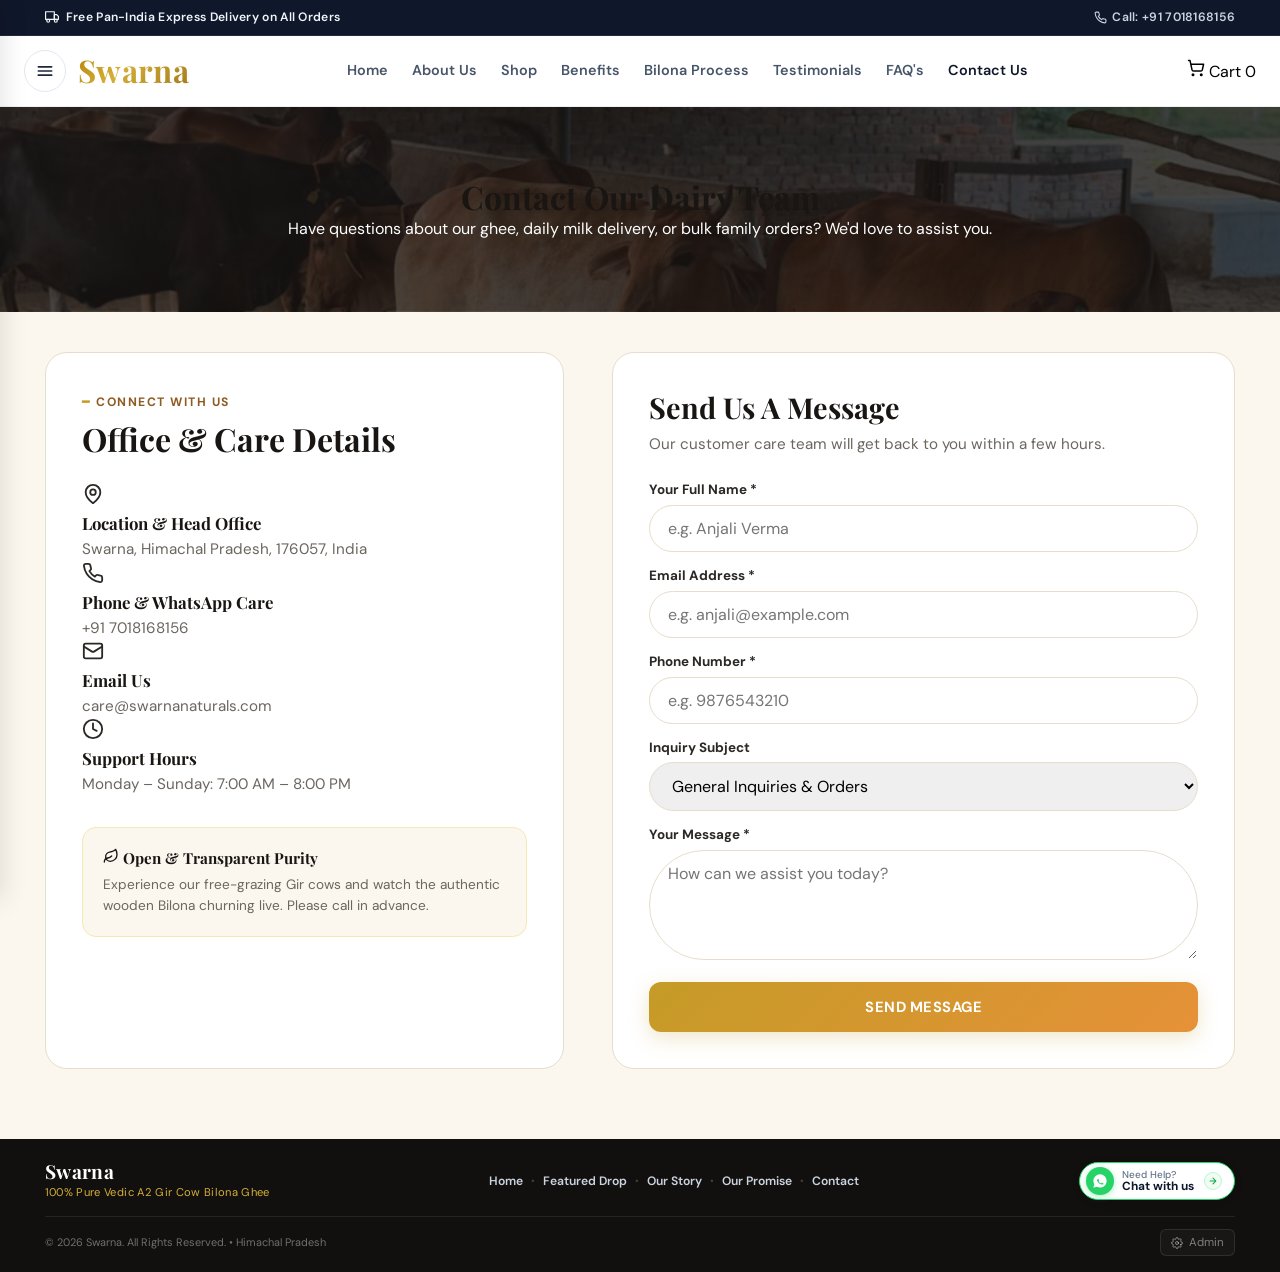
<file: contact.html>
<!DOCTYPE html>
<html lang="en">
<head>
  <meta charset="UTF-8" />
  <meta name="viewport" content="width=device-width, initial-scale=1.0" />
  <title>Contact Us | Swarna Natural Products - Himachal Pradesh</title>
  <meta name="description" content="Get in touch with Swarna for orders, dairy subscriptions, product inquiries, and product questions." />
  <link rel="icon" href="./images/logo.png" type="image/png" />
  
  <link rel="preconnect" href="https://fonts.googleapis.com" />
  <link rel="preconnect" href="https://fonts.gstatic.com" crossorigin />
  <link href="https://fonts.googleapis.com/css2?family=DM+Sans:wght@400;500;600;700&family=Playfair+Display:ital,wght@0,600;0,700;1,600&display=swap" rel="stylesheet" />
  
  <link rel="stylesheet" href="styles.css" />
</head>
<body>

  <!-- Top Announcement Bar -->
  <div class="top-bar">
    <div class="container top-bar-content">
      <div class="top-bar-left">
        <span class="announcement-item">
          <svg width="14" height="14" viewBox="0 0 24 24" fill="none" stroke="currentColor" stroke-width="2" stroke-linecap="round" stroke-linejoin="round">
            <rect x="1" y="3" width="15" height="13"></rect>
            <polygon points="16 8 20 8 23 11 23 16 16 16 16 8"></polygon>
            <circle cx="5.5" cy="18.5" r="2.5"></circle>
            <circle cx="18.5" cy="18.5" r="2.5"></circle>
          </svg>
          <span>Free Pan-India Express Delivery on All Orders</span>
        </span>
      </div>
      <div class="top-bar-right">
        <a href="tel:+917018168156">
          <svg width="13" height="13" viewBox="0 0 24 24" fill="none" stroke="currentColor" stroke-width="2" stroke-linecap="round" stroke-linejoin="round">
            <path d="M22 16.92v3a2 2 0 0 1-2.18 2 19.79 19.79 0 0 1-8.63-3.07 19.5 19.5 0 0 1-6-6 19.79 19.79 0 0 1-3.07-8.67A2 2 0 0 1 4.11 2h3a2 2 0 0 1 2 1.72 12.84 12.84 0 0 0 .7 2.81 2 2 0 0 1-.45 2.11L8.09 9.91a16 16 0 0 0 6 6l1.27-1.27a2 2 0 0 1 2.11-.45 12.84 12.84 0 0 0 2.81.7A2 2 0 0 1 22 16.92z"></path>
          </svg>
          <span>Call: +91 7018168156</span>
        </a>
      </div>
    </div>
  </div>

  <!-- Header -->
  <header class="site-header">
    <div class="container header-inner">
      <!-- Left Group: Menu Button + Gold Brand Name (Tight Spacing) -->
      <div class="header-left">
        <button class="nav-round-btn header-menu-btn" aria-label="Toggle Navigation Menu" onclick="window.openNavDrawer ? window.openNavDrawer() : document.getElementById('nav-drawer').classList.add('active')">
          <svg width="20" height="20" viewBox="0 0 24 24" fill="none" stroke="currentColor" stroke-width="2" stroke-linecap="round" stroke-linejoin="round">
            <line x1="4" y1="7" x2="20" y2="7"></line>
            <line x1="4" y1="12" x2="20" y2="12"></line>
            <line x1="4" y1="17" x2="20" y2="17"></line>
          </svg>
        </button>

        <a href="index.html" class="brand-logo-clean">
          <span class="brand-title">Swarna</span>
        </a>
      </div>

      <nav class="main-nav">
        <ul>
          <li><a href="index.html">Home</a></li>
          <li><a href="about.html">About Us</a></li>
          <li><a href="shop.html">Shop</a></li>
          <li><a href="index.html#benefits">Benefits</a></li>
          <li><a href="index.html#journey">Bilona Process</a></li>
          <li><a href="index.html#testimonials">Testimonials</a></li>
          <li><a href="index.html#faqs">FAQ's</a></li>
          <li><a href="contact.html" class="active">Contact Us</a></li>
        </ul>
      </nav>

      <div class="header-actions">
        <button id="cart-btn" class="cart-btn" aria-label="View Shopping Cart" onclick="window.openCart ? window.openCart() : document.getElementById('cart-drawer').classList.add('active')">
          <svg width="18" height="18" viewBox="0 0 24 24" fill="none" stroke="currentColor" stroke-width="2" stroke-linecap="round" stroke-linejoin="round" class="inline-svg"><circle cx="8" cy="21" r="1"></circle><circle cx="19" cy="21" r="1"></circle><path d="M2.05 2.05h2l2.66 12.42a2 2 0 0 0 2 1.58h9.78a2 2 0 0 0 1.95-1.57l1.65-7.43H5.12"></path></svg>
          <span>Cart</span>
          <span class="cart-count">0</span>
        </button>
        <button class="mobile-menu-toggle" aria-label="Toggle Menu">
          <span></span><span></span><span></span>
        </button>
      </div>
    </div>
  </header>

  <!-- Page Banner -->
  <div class="page-banner">
    <div class="container">
      <h1>Contact Our Dairy Team</h1>
      <p>Have questions about our ghee, daily milk delivery, or bulk family orders? We'd love to assist you.</p>
    </div>
  </div>

  <!-- Contact Grid -->
  <section class="container">
    <div class="contact-grid">
      <!-- Contact Info Card -->
      <div class="contact-info-card">
        <span class="section-tag">CONNECT WITH US</span>
        <h2 style="font-size: 2rem; margin-bottom: 24px;">Office & Care Details</h2>

        <div class="contact-detail-row">
          <div class="contact-detail-icon"><svg width="22" height="22" viewBox="0 0 24 24" fill="none" stroke="currentColor" stroke-width="2" stroke-linecap="round" stroke-linejoin="round"><path d="M20 10c0 6-8 12-8 12s-8-6-8-12a8 8 0 0 1 16 0Z"></path><circle cx="12" cy="10" r="3"></circle></svg></div>
          <div>
            <h4 style="font-size: 1.05rem; margin-bottom: 4px;">Location & Head Office</h4>
            <p style="color: var(--color-text-muted); font-size: 0.95rem;">Swarna, Himachal Pradesh, 176057, India</p>
          </div>
        </div>

        <div class="contact-detail-row">
          <div class="contact-detail-icon"><svg width="22" height="22" viewBox="0 0 24 24" fill="none" stroke="currentColor" stroke-width="2" stroke-linecap="round" stroke-linejoin="round"><path d="M22 16.92v3a2 2 0 0 1-2.18 2 19.79 19.79 0 0 1-8.63-3.07 19.5 19.5 0 0 1-6-6 19.79 19.79 0 0 1-3.07-8.67A2 2 0 0 1 4.11 2h3a2 2 0 0 1 2 1.72 12.84 12.84 0 0 0 .7 2.81 2 2 0 0 1-.45 2.11L8.09 9.91a16 16 0 0 0 6 6l1.27-1.27a2 2 0 0 1 2.11-.45 12.84 12.84 0 0 0 2.81.7A2 2 0 0 1 22 16.92z"></path></svg></div>
          <div>
            <h4 style="font-size: 1.05rem; margin-bottom: 4px;">Phone & WhatsApp Care</h4>
            <p style="color: var(--color-text-muted); font-size: 0.95rem;">+91 7018168156</p>
          </div>
        </div>

        <div class="contact-detail-row">
          <div class="contact-detail-icon"><svg width="22" height="22" viewBox="0 0 24 24" fill="none" stroke="currentColor" stroke-width="2" stroke-linecap="round" stroke-linejoin="round"><rect width="20" height="16" x="2" y="4" rx="2"></rect><path d="m22 7-8.97 5.7a1.94 1.94 0 0 1-2.06 0L2 7"></path></svg></div>
          <div>
            <h4 style="font-size: 1.05rem; margin-bottom: 4px;">Email Us</h4>
            <p style="color: var(--color-text-muted); font-size: 0.95rem;">care@swarnanaturals.com</p>
          </div>
        </div>

        <div class="contact-detail-row">
          <div class="contact-detail-icon"><svg width="22" height="22" viewBox="0 0 24 24" fill="none" stroke="currentColor" stroke-width="2" stroke-linecap="round" stroke-linejoin="round"><circle cx="12" cy="12" r="10"></circle><polyline points="12 6 12 12 16 14"></polyline></svg></div>
          <div>
            <h4 style="font-size: 1.05rem; margin-bottom: 4px;">Support Hours</h4>
            <p style="color: var(--color-text-muted); font-size: 0.95rem;">Monday – Sunday: 7:00 AM – 8:00 PM</p>
          </div>
        </div>

        <div style="margin-top: 30px; padding: 20px; background: var(--color-cream); border-radius: var(--radius-md); border: 1px solid var(--color-gold-light);">
          <h4 style="font-size: 0.95rem; margin-bottom: 6px; color: var(--color-dark);"><svg width="16" height="16" viewBox="0 0 24 24" fill="none" stroke="currentColor" stroke-width="2" stroke-linecap="round" stroke-linejoin="round" class="inline-svg"><path d="M11 20A7 7 0 0 1 9.8 6.1C15.5 5 17 4.48 19 2c1 2 2 4.18 2 8 0 5.5-4.78 10-10 10Z"></path><path d="M2 21c0-3 1.85-5.36 5.08-6C9.5 14.52 12 13 13 12"></path></svg> Open & Transparent Purity</h4>
          <p style="font-size: 0.85rem; color: var(--color-text-muted);">Experience our free-grazing Gir cows and watch the authentic wooden Bilona churning live. Please call in advance.</p>
        </div>
      </div>

      <!-- Contact Form Card -->
      <div class="contact-form-card">
        <h3 style="font-size: 1.8rem; margin-bottom: 8px;">Send Us A Message</h3>
        <p style="color: var(--color-text-muted); font-size: 0.95rem; margin-bottom: 24px;">Our customer care team will get back to you within a few hours.</p>

        <form id="contact-form">
          <div class="form-group">
            <label for="c-name">Your Full Name *</label>
            <input type="text" id="c-name" class="form-control" placeholder="e.g. Anjali Verma" required />
          </div>

          <div class="form-group">
            <label for="c-email">Email Address *</label>
            <input type="email" id="c-email" class="form-control" placeholder="e.g. anjali@example.com" required />
          </div>

          <div class="form-group">
            <label for="c-phone">Phone Number *</label>
            <input type="tel" id="c-phone" class="form-control" placeholder="e.g. 9876543210" required />
          </div>

          <div class="form-group">
            <label for="c-subject">Inquiry Subject</label>
            <select id="c-subject" class="form-control">
              <option>General Inquiries & Orders</option>
              <option>Fresh A2 Desi Gir Cow Ghee (Himachal Pradesh)</option>
              <option>Bulk / Gifting Orders</option>
              <option>Customer Care & Orders</option>
            </select>
          </div>

          <div class="form-group">
            <label for="c-message">Your Message *</label>
            <textarea id="c-message" class="form-control" rows="4" placeholder="How can we assist you today?" required></textarea>
          </div>

          <button type="submit" class="btn btn-gold" style="width: 100%;">Send Message</button>
        </form>
      </div>
    </div>
  </section>

    <!-- Site Ultra-Compact Footer -->
    <!-- Site Ultra-Compact Footer -->
  <footer class="site-footer">
    <div class="container">
      <div class="footer-compact-row">
        <!-- Brand & Tagline -->
        <div class="footer-brand-box">
          <span class="footer-brand-name">Swarna</span>
          <span class="footer-brand-tagline">100% Pure Vedic A2 Gir Cow Bilona Ghee</span>
        </div>

        <!-- Quick Links (Inline) -->
        <div class="footer-nav-inline">
          <a href="index.html">Home</a>
          <span class="f-dot">&bull;</span>
          <a href="product.html">Featured Drop</a>
          <span class="f-dot">&bull;</span>
          <a href="about.html">Our Story</a>
          <span class="f-dot">&bull;</span>
          <a href="verify.html">Our Promise</a>
          <span class="f-dot">&bull;</span>
          <a href="contact.html">Contact</a>
        </div>

        <!-- Help Pill -->
        <div class="footer-action-box">
          <a href="https://wa.me/917018168156?text=Hello%20Swarna%20Care,%20I%20need%20help%20with%20my%20order%20or%20products." 
             class="footer-wa-card" 
             target="_blank" 
             rel="noopener noreferrer" 
             aria-label="Contact Swarna Care on WhatsApp">
            <div class="footer-wa-icon">
              <svg viewBox="0 0 24 24" width="16" height="16" fill="currentColor">
                <path d="M12.04 2c-5.46 0-9.91 4.45-9.91 9.91 0 1.75.46 3.45 1.32 4.95L2.05 22l5.25-1.38c1.45.79 3.08 1.21 4.74 1.21 5.46 0 9.91-4.45 9.91-9.91 0-2.65-1.03-5.14-2.9-7.01A9.82 9.82 0 0 0 12.04 2zm5.79 14.07c-.24.68-1.4 1.25-1.92 1.33-.5.08-1.15.11-3.69-.94-2.17-.9-3.57-3.11-3.68-3.26-.11-.15-.88-1.17-.88-2.23 0-1.06.56-1.58.76-1.8.2-.22.44-.28.59-.28.15 0 .3 0 .43.01.14.01.32-.05.5.39.19.46.65 1.58.71 1.7.06.12.1.26.02.42-.08.16-.12.26-.24.4-.12.14-.25.31-.36.42-.12.12-.25.25-.11.49.14.24.63 1.04 1.35 1.68.93.83 1.71 1.09 1.95 1.21.24.12.38.1.52-.06.14-.16.6-.7.76-.94.16-.24.32-.2.54-.12.22.08 1.4.66 1.64.78.24.12.4.18.46.28.06.1.06.58-.18 1.26z"/>
              </svg>
            </div>
            <div class="footer-wa-text">
              <span class="f-wa-title" data-en="Need Help?" data-hi="सहायता?">Need Help?</span>
              <span class="f-wa-sub" data-en="Chat with us" data-hi="चैट करें">Chat with us</span>
            </div>
            <div class="footer-wa-arrow">
              <svg width="10" height="10" viewBox="0 0 24 24" fill="none" stroke="currentColor" stroke-width="2.5" stroke-linecap="round" stroke-linejoin="round"><path d="M5 12h14M12 5l7 7-7 7"/></svg>
            </div>
          </a>
        </div>
      </div>

      <!-- Bottom Line: Copyright & Admin -->
      <div class="footer-bottom">
        <div>© 2026 Swarna. All Rights Reserved. &bull; Himachal Pradesh</div>
        <div class="footer-admin-wrap">
          <a href="admin.html" class="footer-admin-link" title="Admin Portal">
            <svg width="12" height="12" viewBox="0 0 24 24" fill="none" stroke="currentColor" stroke-width="2" stroke-linecap="round" stroke-linejoin="round"><circle cx="12" cy="12" r="3"/><path d="M19.4 15a1.65 1.65 0 0 0 .33 1.82l.06.06a2 2 0 0 1-2.83 2.83l-.06-.06a1.65 1.65 0 0 0-1.82-.33 1.65 1.65 0 0 0-1 1.51V21a2 2 0 0 1-4 0v-.09A1.65 1.65 0 0 0 9 19.4a1.65 1.65 0 0 0-1.82.33l-.06.06a2 2 0 0 1-2.83-2.83l.06-.06A1.65 1.65 0 0 0 4.68 15a1.65 1.65 0 0 0-1.51-1H3a2 2 0 0 1 0-4h.09A1.65 1.65 0 0 0 4.6 9a1.65 1.65 0 0 0-.33-1.82l-.06-.06a2 2 0 0 1 2.83-2.83l.06.06A1.65 1.65 0 0 0 9 4.68a1.65 1.65 0 0 0 1-1.51V3a2 2 0 0 1 4 0v.09a1.65 1.65 0 0 0 1 1.51 1.65 1.65 0 0 0 1.82-.33l.06-.06a2 2 0 0 1 2.83 2.83l-.06.06A1.65 1.65 0 0 0 19.4 9a1.65 1.65 0 0 0 1.51 1H21a2 2 0 0 1 0 4h-.09a1.65 1.65 0 0 0-1.51 1z"/></svg>
            <span>Admin</span>
          </a>
        </div>
      </div>
    </div>
  </footer>

  <!-- Modern Atelier-Style Shopping Bag Drawer -->
  <div id="cart-drawer-overlay" class="cart-drawer-overlay" onclick="window.closeCart ? window.closeCart() : document.getElementById('cart-drawer').classList.remove('active')"></div>
  <div id="cart-drawer" class="cart-drawer">
    <div class="cart-drawer-header">
      <h2 class="cart-drawer-main-title">YOUR BAG</h2>
      <button id="close-cart-btn" class="nav-round-btn cart-close-btn" aria-label="Close Bag" onclick="window.closeCart ? window.closeCart() : document.getElementById('cart-drawer').classList.remove('active')">
        <svg width="20" height="20" viewBox="0 0 24 24" fill="none" stroke="currentColor" stroke-width="2.2" stroke-linecap="round" stroke-linejoin="round">
          <line x1="18" y1="6" x2="6" y2="18"></line>
          <line x1="6" y1="6" x2="18" y2="18"></line>
        </svg>
      </button>
    </div>
    <div class="cart-drawer-body" id="cart-drawer-body"></div>
  </div>

  <!-- Full-Screen Atelier-Style Slide-Out Navigation Drawer -->
  <div id="nav-drawer-overlay" class="nav-drawer-overlay" onclick="window.closeNavDrawer ? window.closeNavDrawer() : document.getElementById('nav-drawer').classList.remove('active')"></div>
  <div id="nav-drawer" class="nav-drawer-card">
    <div class="nav-drawer-header">
      <div class="drawer-brand-title">Swarna</div>
      <button id="nav-drawer-close" class="nav-round-btn drawer-close-btn" aria-label="Close Menu" onclick="window.closeNavDrawer ? window.closeNavDrawer() : document.getElementById('nav-drawer').classList.remove('active')">
        <svg width="20" height="20" viewBox="0 0 24 24" fill="none" stroke="currentColor" stroke-width="2.2" stroke-linecap="round" stroke-linejoin="round">
          <line x1="18" y1="6" x2="6" y2="18"></line>
          <line x1="6" y1="6" x2="18" y2="18"></line>
        </svg>
      </button>
    </div>

    <!-- Clean Normal Profile Card -->
    <div class="drawer-vip-card" onclick="location.href='index.html#shop-collection'">
      <div class="vip-user-icon">
        <svg width="22" height="22" viewBox="0 0 24 24" fill="none" stroke="#0f172a" stroke-width="2" stroke-linecap="round" stroke-linejoin="round"><path d="M19 21v-2a4 4 0 0 0-4-4H9a4 4 0 0 0-4 4v2"></path><circle cx="12" cy="7" r="4"></circle></svg>
      </div>
      <div class="vip-info">
        <div class="vip-title">My Profile & Orders</div>
        <div class="vip-sub">Track orders & account details &rarr;</div>
      </div>
    </div>

    <div class="drawer-section-label">NAVIGATION</div>
    <div class="drawer-nav-list">
      <a href="index.html" class="drawer-nav-item"><span class="d-item-text">LATEST DROPS (A2 GHEE)</span></a>
      <a href="product.html?size=500ml" class="drawer-nav-item item-highlight"><span class="d-item-text">FEATURED DROP (500ML)</span><span class="drawer-badge-purple">POPULAR</span></a>
      <a href="about.html" class="drawer-nav-item"><span class="d-item-text">OUR BILONA HERITAGE</span></a>
      <a href="verify.html" class="drawer-nav-item"><span class="d-item-text">OUR PROMISE & VERIFY</span></a>
      <a href="contact.html" class="drawer-nav-item"><span class="d-item-text">CONTACT CARE & DISPATCH</span></a>
    </div>

    <div class="drawer-section-label" style="margin-top: 24px;">ASSISTANCE & POLICIES</div>
    <div class="drawer-grid-buttons">
      <a href="contact.html" class="drawer-pill-btn"><span>7-Day Return</span></a>
      <a href="contact.html" class="drawer-pill-btn"><span>Shipping/COD</span></a>
      <a href="verify.html" class="drawer-pill-btn"><span>Lab Reports</span></a>
      <a href="https://wa.me/917018168156" target="_blank" class="drawer-pill-btn"><span>WhatsApp</span></a>
    </div>

    <!-- Language Toggle -->
    <div class="lang-toggle-wrap">
      <span class="lang-toggle-label">Language</span>
      <div class="lang-toggle-btns">
        <button class="lang-btn active" id="lang-en" onclick="setLanguage('en')">EN</button>
        <button class="lang-btn" id="lang-hi" onclick="setLanguage('hi')">हिंदी</button>
      </div>
    </div>
  </div>

  <script src="app.js"></script>
  <script>
    // ── Hindi / English Toggle ──────────────────────────
    function setLanguage(lang) {
      document.documentElement.lang = lang === 'hi' ? 'hi' : 'en';
      localStorage.setItem('swarna-lang', lang);
      document.querySelectorAll('[data-en]').forEach(el => {
        el.textContent = lang === 'hi' ? (el.dataset.hi || el.dataset.en) : el.dataset.en;
      });
      document.querySelectorAll('.lang-btn').forEach(b => b.classList.remove('active'));
      const btn = document.getElementById('lang-' + lang);
      if (btn) btn.classList.add('active');
    }
    const savedLang = localStorage.getItem('swarna-lang') || 'en';
    if (savedLang === 'hi') setLanguage('hi');

    function filterCategoryDrops(category, element) {
      document.querySelectorAll('.category-story-item').forEach(el => el.classList.remove('active'));
      if (element) {
        element.classList.add('active');
      }
      const cards = document.querySelectorAll('.m-product-card');
      cards.forEach(card => {
        const title = card.querySelector('.m-card-title')?.textContent.toLowerCase() || '';
        const variant = card.querySelector('.m-variant-pill')?.textContent.toLowerCase() || '';
        if (category === 'all') {
          card.style.display = 'flex';
        } else if (category === '1000ml') {
          if (title.includes('1000ml') || title.includes('1l')) {
            card.style.display = 'flex';
          } else {
            card.style.display = 'none';
          }
        } else if (category === '250ml') {
          if (title.includes('250ml') || title.includes('trial')) {
            card.style.display = 'flex';
          } else {
            card.style.display = 'none';
          }
        } else if (category === 'danedar') {
          if (title.includes('500ml') || variant.includes('wood fired') || title.includes('bilona')) {
            card.style.display = 'flex';
          } else {
            card.style.display = 'none';
          }
        } else if (category === 'bilona') {
          card.style.display = 'flex';
        }
      });
    }
  </script>

    

    
  
    </div>
  </div>
</body>
</html>
</file>
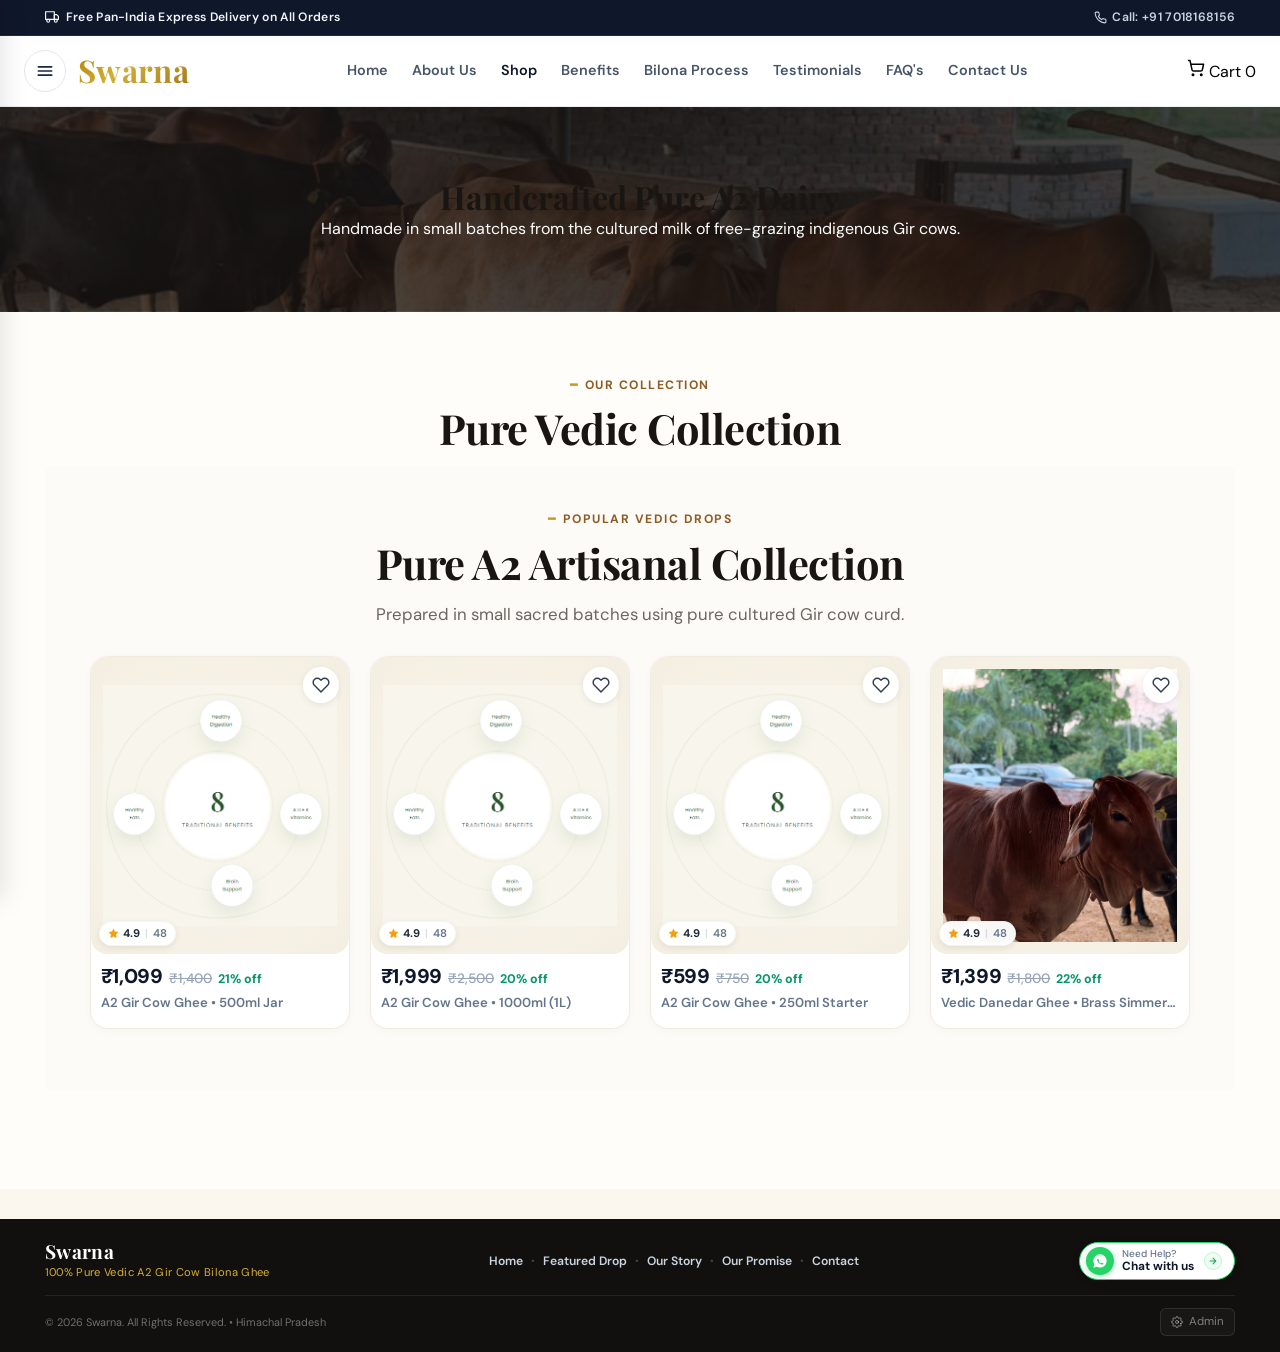
<file: shop.html>
<!DOCTYPE html>
<html lang="en">
<head>
  <meta charset="UTF-8" />
  <meta name="viewport" content="width=device-width, initial-scale=1.0" />
  <title>Buy Pure A2 Bilona Ghee & Dairy Online | Swarna Natural Products</title>
  <meta name="description" content="Shop 100% pure A2 Gir Cow Bilona Ghee, Desi Cow Ghee, and pure fresh A2 milk online with Pan India delivery." />
  <link rel="icon" href="./images/logo.png" type="image/png" />
  
  <link rel="preconnect" href="https://fonts.googleapis.com" />
  <link rel="preconnect" href="https://fonts.gstatic.com" crossorigin />
  <link href="https://fonts.googleapis.com/css2?family=DM+Sans:wght@400;500;600;700&family=Playfair+Display:ital,wght@0,600;0,700;1,600&display=swap" rel="stylesheet" />
  
  <link rel="stylesheet" href="styles.css" />
</head>
<body>

  <!-- Top Announcement Bar -->
  <div class="top-bar">
    <div class="container top-bar-content">
      <div class="top-bar-left">
        <span class="announcement-item">
          <svg width="14" height="14" viewBox="0 0 24 24" fill="none" stroke="currentColor" stroke-width="2" stroke-linecap="round" stroke-linejoin="round">
            <rect x="1" y="3" width="15" height="13"></rect>
            <polygon points="16 8 20 8 23 11 23 16 16 16 16 8"></polygon>
            <circle cx="5.5" cy="18.5" r="2.5"></circle>
            <circle cx="18.5" cy="18.5" r="2.5"></circle>
          </svg>
          <span>Free Pan-India Express Delivery on All Orders</span>
        </span>
      </div>
      <div class="top-bar-right">
        <a href="tel:+917018168156">
          <svg width="13" height="13" viewBox="0 0 24 24" fill="none" stroke="currentColor" stroke-width="2" stroke-linecap="round" stroke-linejoin="round">
            <path d="M22 16.92v3a2 2 0 0 1-2.18 2 19.79 19.79 0 0 1-8.63-3.07 19.5 19.5 0 0 1-6-6 19.79 19.79 0 0 1-3.07-8.67A2 2 0 0 1 4.11 2h3a2 2 0 0 1 2 1.72 12.84 12.84 0 0 0 .7 2.81 2 2 0 0 1-.45 2.11L8.09 9.91a16 16 0 0 0 6 6l1.27-1.27a2 2 0 0 1 2.11-.45 12.84 12.84 0 0 0 2.81.7A2 2 0 0 1 22 16.92z"></path>
          </svg>
          <span>Call: +91 7018168156</span>
        </a>
      </div>
    </div>
  </div>

  <!-- Header -->
  <header class="site-header">
    <div class="container header-inner">
      <!-- Left Group: Menu Button + Gold Brand Name (Tight Spacing) -->
      <div class="header-left">
        <button class="nav-round-btn header-menu-btn" aria-label="Toggle Navigation Menu" onclick="window.openNavDrawer ? window.openNavDrawer() : document.getElementById('nav-drawer').classList.add('active')">
          <svg width="20" height="20" viewBox="0 0 24 24" fill="none" stroke="currentColor" stroke-width="2" stroke-linecap="round" stroke-linejoin="round">
            <line x1="4" y1="7" x2="20" y2="7"></line>
            <line x1="4" y1="12" x2="20" y2="12"></line>
            <line x1="4" y1="17" x2="20" y2="17"></line>
          </svg>
        </button>

        <a href="index.html" class="brand-logo-clean">
          <span class="brand-title">Swarna</span>
        </a>
      </div>

      <nav class="main-nav">
        <ul>
          <li><a href="index.html">Home</a></li>
          <li><a href="about.html">About Us</a></li>
          <li><a href="shop.html" class="active">Shop</a></li>
          <li><a href="index.html#benefits">Benefits</a></li>
          <li><a href="index.html#journey">Bilona Process</a></li>
          <li><a href="index.html#testimonials">Testimonials</a></li>
          <li><a href="index.html#faqs">FAQ's</a></li>
          <li><a href="contact.html">Contact Us</a></li>
        </ul>
      </nav>

      <div class="header-actions">
        <button id="cart-btn" class="cart-btn" aria-label="View Shopping Cart" onclick="window.openCart ? window.openCart() : document.getElementById('cart-drawer').classList.add('active')">
          <svg width="18" height="18" viewBox="0 0 24 24" fill="none" stroke="currentColor" stroke-width="2" stroke-linecap="round" stroke-linejoin="round" class="inline-svg"><circle cx="8" cy="21" r="1"></circle><circle cx="19" cy="21" r="1"></circle><path d="M2.05 2.05h2l2.66 12.42a2 2 0 0 0 2 1.58h9.78a2 2 0 0 0 1.95-1.57l1.65-7.43H5.12"></path></svg>
          <span>Cart</span>
          <span class="cart-count">0</span>
        </button>
        <button class="mobile-menu-toggle" aria-label="Toggle Menu">
          <span></span><span></span><span></span>
        </button>
      </div>
    </div>
  </header>

  <!-- Page Banner -->
  <div class="page-banner">
    <div class="container">
      <h1>Handcrafted Pure A2 Dairy</h1>
      <p>Handmade in small batches from the cultured milk of free-grazing indigenous Gir cows.</p>
    </div>
  </div>

  <!-- Catalog Section -->
  <section class="product-showcase-section" style="padding: 60px 0 100px;">
    <div class="container">
      <div class="text-center">
        <span class="section-tag">OUR COLLECTION</span>
        <h2 class="section-title">Pure Vedic Collection</h2>
      </div>

      
  <!-- Trending Drops & Product Grid (2-Column Atelier Layout) -->
  <section id="shop-collection" class="collection-section">
    <div class="container">
      <div class="text-center" style="margin-bottom: 28px;">
        <span class="section-tag">POPULAR VEDIC DROPS</span>
        <h2 class="section-title">Pure A2 Artisanal Collection</h2>
        <p class="section-subtitle">Prepared in small sacred batches using pure cultured Gir cow curd.</p>
      </div>

      <div class="modern-product-grid">
        <!-- Product Card 1: 500ml A2 Ghee -->
        <div class="m-product-card" onclick="location.href='product.html'">
          <div class="m-card-image-wrap">
            <button class="m-wishlist-btn" aria-label="Add to wishlist" onclick="event.stopPropagation(); alert('Added to Saved Vault!');">
              <svg width="18" height="18" viewBox="0 0 24 24" fill="none" stroke="currentColor" stroke-width="2" stroke-linecap="round" stroke-linejoin="round">
                <path d="M20.84 4.61a5.5 5.5 0 0 0-7.78 0L12 5.67l-1.06-1.06a5.5 5.5 0 0 0-7.78 7.78l1.06 1.06L12 21.23l7.78-7.78 1.06-1.06a5.5 5.5 0 0 0 0-7.78z"></path>
              </svg>
            </button>
            <img src="./images/ghee-jar.png" alt="A2 Gir Cow Bilona Ghee 500ml" class="m-card-img" />
            <div class="m-card-bottom-badges">
              <div class="m-rating-pill">
                <svg width="11" height="11" viewBox="0 0 24 24" fill="#f59e0b" stroke="#f59e0b"><polygon points="12 2 15.09 8.26 22 9.27 17 14.14 18.18 21.02 12 17.77 5.82 21.02 7 14.14 2 9.27 8.91 8.26 12 2"></polygon></svg>
                <span class="m-rate-score">4.9</span>
                <span class="m-divider">|</span>
                <span class="m-rate-count">48</span>
              </div>
            </div>
          </div>
          <div class="m-card-details">
            <div class="m-price-line">
              <span class="m-current-price">₹1,099</span>
              <span class="m-orig-price">₹1,400</span>
              <span class="m-discount-tag">21% off</span>
            </div>
            <div class="m-card-title">A2 Gir Cow Ghee &bull; 500ml Jar</div>
          </div>
        </div>

        <!-- Product Card 2: 1000ml A2 Ghee -->
        <div class="m-product-card" onclick="location.href='product.html'">
          <div class="m-card-image-wrap">
            <button class="m-wishlist-btn" aria-label="Add to wishlist" onclick="event.stopPropagation(); alert('Added to Saved Vault!');">
              <svg width="18" height="18" viewBox="0 0 24 24" fill="none" stroke="currentColor" stroke-width="2" stroke-linecap="round" stroke-linejoin="round">
                <path d="M20.84 4.61a5.5 5.5 0 0 0-7.78 0L12 5.67l-1.06-1.06a5.5 5.5 0 0 0-7.78 7.78l1.06 1.06L12 21.23l7.78-7.78 1.06-1.06a5.5 5.5 0 0 0 0-7.78z"></path>
              </svg>
            </button>
            <img src="./images/ghee-jar.png" alt="A2 Gir Cow Bilona Ghee 1000ml" class="m-card-img" />
            <div class="m-card-bottom-badges">
              <div class="m-rating-pill">
                <svg width="11" height="11" viewBox="0 0 24 24" fill="#f59e0b" stroke="#f59e0b"><polygon points="12 2 15.09 8.26 22 9.27 17 14.14 18.18 21.02 12 17.77 5.82 21.02 7 14.14 2 9.27 8.91 8.26 12 2"></polygon></svg>
                <span class="m-rate-score">4.9</span>
                <span class="m-divider">|</span>
                <span class="m-rate-count">48</span>
              </div>
            </div>
          </div>
          <div class="m-card-details">
            <div class="m-price-line">
              <span class="m-current-price">₹1,999</span>
              <span class="m-orig-price">₹2,500</span>
              <span class="m-discount-tag">20% off</span>
            </div>
            <div class="m-card-title">A2 Gir Cow Ghee &bull; 1000ml (1L)</div>
          </div>
        </div>

        <!-- Product Card 3: 250ml A2 Ghee -->
        <div class="m-product-card" onclick="location.href='product.html'">
          <div class="m-card-image-wrap">
            <button class="m-wishlist-btn" aria-label="Add to wishlist" onclick="event.stopPropagation(); alert('Added to Saved Vault!');">
              <svg width="18" height="18" viewBox="0 0 24 24" fill="none" stroke="currentColor" stroke-width="2" stroke-linecap="round" stroke-linejoin="round">
                <path d="M20.84 4.61a5.5 5.5 0 0 0-7.78 0L12 5.67l-1.06-1.06a5.5 5.5 0 0 0-7.78 7.78l1.06 1.06L12 21.23l7.78-7.78 1.06-1.06a5.5 5.5 0 0 0 0-7.78z"></path>
              </svg>
            </button>
            <img src="./images/ghee-jar.png" alt="A2 Gir Cow Bilona Ghee 250ml" class="m-card-img" />
            <div class="m-card-bottom-badges">
              <div class="m-rating-pill">
                <svg width="11" height="11" viewBox="0 0 24 24" fill="#f59e0b" stroke="#f59e0b"><polygon points="12 2 15.09 8.26 22 9.27 17 14.14 18.18 21.02 12 17.77 5.82 21.02 7 14.14 2 9.27 8.91 8.26 12 2"></polygon></svg>
                <span class="m-rate-score">4.9</span>
                <span class="m-divider">|</span>
                <span class="m-rate-count">48</span>
              </div>
            </div>
          </div>
          <div class="m-card-details">
            <div class="m-price-line">
              <span class="m-current-price">₹599</span>
              <span class="m-orig-price">₹750</span>
              <span class="m-discount-tag">20% off</span>
            </div>
            <div class="m-card-title">A2 Gir Cow Ghee &bull; 250ml Starter</div>
          </div>
        </div>

        <!-- Product Card 4: Golden Vedic Ghee -->
        <div class="m-product-card" onclick="location.href='product.html'">
          <div class="m-card-image-wrap">
            <button class="m-wishlist-btn" aria-label="Add to wishlist" onclick="event.stopPropagation(); alert('Added to Saved Vault!');">
              <svg width="18" height="18" viewBox="0 0 24 24" fill="none" stroke="currentColor" stroke-width="2" stroke-linecap="round" stroke-linejoin="round">
                <path d="M20.84 4.61a5.5 5.5 0 0 0-7.78 0L12 5.67l-1.06-1.06a5.5 5.5 0 0 0-7.78 7.78l1.06 1.06L12 21.23l7.78-7.78 1.06-1.06a5.5 5.5 0 0 0 0-7.78z"></path>
              </svg>
            </button>
            <img src="./images/golden-ghee.jpg" alt="Artisanal Vedic Bilona Ghee" class="m-card-img" style="object-fit: cover;" />
            <div class="m-card-bottom-badges">
              <div class="m-rating-pill">
                <svg width="11" height="11" viewBox="0 0 24 24" fill="#f59e0b" stroke="#f59e0b"><polygon points="12 2 15.09 8.26 22 9.27 17 14.14 18.18 21.02 12 17.77 5.82 21.02 7 14.14 2 9.27 8.91 8.26 12 2"></polygon></svg>
                <span class="m-rate-score">4.9</span>
                <span class="m-divider">|</span>
                <span class="m-rate-count">48</span>
              </div>
            </div>
          </div>
          <div class="m-card-details">
            <div class="m-price-line">
              <span class="m-current-price">₹1,399</span>
              <span class="m-orig-price">₹1,800</span>
              <span class="m-discount-tag">22% off</span>
            </div>
            <div class="m-card-title">Vedic Danedar Ghee &bull; Brass Simmered</div>
          </div>
        </div>
      </div>
    </div>
  </section>
    </div>
  </section>

    <!-- Site Ultra-Compact Footer -->
    <!-- Site Ultra-Compact Footer -->
  <footer class="site-footer">
    <div class="container">
      <div class="footer-compact-row">
        <!-- Brand & Tagline -->
        <div class="footer-brand-box">
          <span class="footer-brand-name">Swarna</span>
          <span class="footer-brand-tagline">100% Pure Vedic A2 Gir Cow Bilona Ghee</span>
        </div>

        <!-- Quick Links (Inline) -->
        <div class="footer-nav-inline">
          <a href="index.html">Home</a>
          <span class="f-dot">&bull;</span>
          <a href="product.html">Featured Drop</a>
          <span class="f-dot">&bull;</span>
          <a href="about.html">Our Story</a>
          <span class="f-dot">&bull;</span>
          <a href="verify.html">Our Promise</a>
          <span class="f-dot">&bull;</span>
          <a href="contact.html">Contact</a>
        </div>

        <!-- Help Pill -->
        <div class="footer-action-box">
          <a href="https://wa.me/917018168156?text=Hello%20Swarna%20Care,%20I%20need%20help%20with%20my%20order%20or%20products." 
             class="footer-wa-card" 
             target="_blank" 
             rel="noopener noreferrer" 
             aria-label="Contact Swarna Care on WhatsApp">
            <div class="footer-wa-icon">
              <svg viewBox="0 0 24 24" width="16" height="16" fill="currentColor">
                <path d="M12.04 2c-5.46 0-9.91 4.45-9.91 9.91 0 1.75.46 3.45 1.32 4.95L2.05 22l5.25-1.38c1.45.79 3.08 1.21 4.74 1.21 5.46 0 9.91-4.45 9.91-9.91 0-2.65-1.03-5.14-2.9-7.01A9.82 9.82 0 0 0 12.04 2zm5.79 14.07c-.24.68-1.4 1.25-1.92 1.33-.5.08-1.15.11-3.69-.94-2.17-.9-3.57-3.11-3.68-3.26-.11-.15-.88-1.17-.88-2.23 0-1.06.56-1.58.76-1.8.2-.22.44-.28.59-.28.15 0 .3 0 .43.01.14.01.32-.05.5.39.19.46.65 1.58.71 1.7.06.12.1.26.02.42-.08.16-.12.26-.24.4-.12.14-.25.31-.36.42-.12.12-.25.25-.11.49.14.24.63 1.04 1.35 1.68.93.83 1.71 1.09 1.95 1.21.24.12.38.1.52-.06.14-.16.6-.7.76-.94.16-.24.32-.2.54-.12.22.08 1.4.66 1.64.78.24.12.4.18.46.28.06.1.06.58-.18 1.26z"/>
              </svg>
            </div>
            <div class="footer-wa-text">
              <span class="f-wa-title" data-en="Need Help?" data-hi="सहायता?">Need Help?</span>
              <span class="f-wa-sub" data-en="Chat with us" data-hi="चैट करें">Chat with us</span>
            </div>
            <div class="footer-wa-arrow">
              <svg width="10" height="10" viewBox="0 0 24 24" fill="none" stroke="currentColor" stroke-width="2.5" stroke-linecap="round" stroke-linejoin="round"><path d="M5 12h14M12 5l7 7-7 7"/></svg>
            </div>
          </a>
        </div>
      </div>

      <!-- Bottom Line: Copyright & Admin -->
      <div class="footer-bottom">
        <div>© 2026 Swarna. All Rights Reserved. &bull; Himachal Pradesh</div>
        <div class="footer-admin-wrap">
          <a href="admin.html" class="footer-admin-link" title="Admin Portal">
            <svg width="12" height="12" viewBox="0 0 24 24" fill="none" stroke="currentColor" stroke-width="2" stroke-linecap="round" stroke-linejoin="round"><circle cx="12" cy="12" r="3"/><path d="M19.4 15a1.65 1.65 0 0 0 .33 1.82l.06.06a2 2 0 0 1-2.83 2.83l-.06-.06a1.65 1.65 0 0 0-1.82-.33 1.65 1.65 0 0 0-1 1.51V21a2 2 0 0 1-4 0v-.09A1.65 1.65 0 0 0 9 19.4a1.65 1.65 0 0 0-1.82.33l-.06.06a2 2 0 0 1-2.83-2.83l.06-.06A1.65 1.65 0 0 0 4.68 15a1.65 1.65 0 0 0-1.51-1H3a2 2 0 0 1 0-4h.09A1.65 1.65 0 0 0 4.6 9a1.65 1.65 0 0 0-.33-1.82l-.06-.06a2 2 0 0 1 2.83-2.83l.06.06A1.65 1.65 0 0 0 9 4.68a1.65 1.65 0 0 0 1-1.51V3a2 2 0 0 1 4 0v.09a1.65 1.65 0 0 0 1 1.51 1.65 1.65 0 0 0 1.82-.33l.06-.06a2 2 0 0 1 2.83 2.83l-.06.06A1.65 1.65 0 0 0 19.4 9a1.65 1.65 0 0 0 1.51 1H21a2 2 0 0 1 0 4h-.09a1.65 1.65 0 0 0-1.51 1z"/></svg>
            <span>Admin</span>
          </a>
        </div>
      </div>
    </div>
  </footer>

  <!-- Modern Atelier-Style Shopping Bag Drawer -->
  <div id="cart-drawer-overlay" class="cart-drawer-overlay" onclick="window.closeCart ? window.closeCart() : document.getElementById('cart-drawer').classList.remove('active')"></div>
  <div id="cart-drawer" class="cart-drawer">
    <div class="cart-drawer-header">
      <h2 class="cart-drawer-main-title">YOUR BAG</h2>
      <button id="close-cart-btn" class="nav-round-btn cart-close-btn" aria-label="Close Bag" onclick="window.closeCart ? window.closeCart() : document.getElementById('cart-drawer').classList.remove('active')">
        <svg width="20" height="20" viewBox="0 0 24 24" fill="none" stroke="currentColor" stroke-width="2.2" stroke-linecap="round" stroke-linejoin="round">
          <line x1="18" y1="6" x2="6" y2="18"></line>
          <line x1="6" y1="6" x2="18" y2="18"></line>
        </svg>
      </button>
    </div>
    <div class="cart-drawer-body" id="cart-drawer-body"></div>
  </div>

  <!-- Full-Screen Atelier-Style Slide-Out Navigation Drawer -->
  <div id="nav-drawer-overlay" class="nav-drawer-overlay" onclick="window.closeNavDrawer ? window.closeNavDrawer() : document.getElementById('nav-drawer').classList.remove('active')"></div>
  <div id="nav-drawer" class="nav-drawer-card">
    <div class="nav-drawer-header">
      <div class="drawer-brand-title">Swarna</div>
      <button id="nav-drawer-close" class="nav-round-btn drawer-close-btn" aria-label="Close Menu" onclick="window.closeNavDrawer ? window.closeNavDrawer() : document.getElementById('nav-drawer').classList.remove('active')">
        <svg width="20" height="20" viewBox="0 0 24 24" fill="none" stroke="currentColor" stroke-width="2.2" stroke-linecap="round" stroke-linejoin="round">
          <line x1="18" y1="6" x2="6" y2="18"></line>
          <line x1="6" y1="6" x2="18" y2="18"></line>
        </svg>
      </button>
    </div>

    <!-- Clean Normal Profile Card -->
    <div class="drawer-vip-card" onclick="location.href='index.html#shop-collection'">
      <div class="vip-user-icon">
        <svg width="22" height="22" viewBox="0 0 24 24" fill="none" stroke="#0f172a" stroke-width="2" stroke-linecap="round" stroke-linejoin="round"><path d="M19 21v-2a4 4 0 0 0-4-4H9a4 4 0 0 0-4 4v2"></path><circle cx="12" cy="7" r="4"></circle></svg>
      </div>
      <div class="vip-info">
        <div class="vip-title">My Profile & Orders</div>
        <div class="vip-sub">Track orders & account details &rarr;</div>
      </div>
    </div>

    <div class="drawer-section-label">NAVIGATION</div>
    <div class="drawer-nav-list">
      <a href="index.html" class="drawer-nav-item"><span class="d-item-text">LATEST DROPS (A2 GHEE)</span></a>
      <a href="product.html?size=500ml" class="drawer-nav-item item-highlight"><span class="d-item-text">FEATURED DROP (500ML)</span><span class="drawer-badge-purple">POPULAR</span></a>
      <a href="about.html" class="drawer-nav-item"><span class="d-item-text">OUR BILONA HERITAGE</span></a>
      <a href="verify.html" class="drawer-nav-item"><span class="d-item-text">OUR PROMISE & VERIFY</span></a>
      <a href="contact.html" class="drawer-nav-item"><span class="d-item-text">CONTACT CARE & DISPATCH</span></a>
    </div>

    <div class="drawer-section-label" style="margin-top: 24px;">ASSISTANCE & POLICIES</div>
    <div class="drawer-grid-buttons">
      <a href="contact.html" class="drawer-pill-btn"><span>7-Day Return</span></a>
      <a href="contact.html" class="drawer-pill-btn"><span>Shipping/COD</span></a>
      <a href="verify.html" class="drawer-pill-btn"><span>Lab Reports</span></a>
      <a href="https://wa.me/917018168156" target="_blank" class="drawer-pill-btn"><span>WhatsApp</span></a>
    </div>

    <!-- Language Toggle -->
    <div class="lang-toggle-wrap">
      <span class="lang-toggle-label">Language</span>
      <div class="lang-toggle-btns">
        <button class="lang-btn active" id="lang-en" onclick="setLanguage('en')">EN</button>
        <button class="lang-btn" id="lang-hi" onclick="setLanguage('hi')">हिंदी</button>
      </div>
    </div>
  </div>

  <script src="app.js"></script>
  <script>
    // ── Hindi / English Toggle ──────────────────────────
    function setLanguage(lang) {
      document.documentElement.lang = lang === 'hi' ? 'hi' : 'en';
      localStorage.setItem('swarna-lang', lang);
      document.querySelectorAll('[data-en]').forEach(el => {
        el.textContent = lang === 'hi' ? (el.dataset.hi || el.dataset.en) : el.dataset.en;
      });
      document.querySelectorAll('.lang-btn').forEach(b => b.classList.remove('active'));
      const btn = document.getElementById('lang-' + lang);
      if (btn) btn.classList.add('active');
    }
    const savedLang = localStorage.getItem('swarna-lang') || 'en';
    if (savedLang === 'hi') setLanguage('hi');
  </script>

    

    
  
    </div>
  </div>
</body>
</html>
</file>
<file: styles.css>
/* ==========================================================================
   SWARNA - MOBILE-FIRST RESPONSIVE LUXURY STYLESHEET
   ========================================================================== */

:root {
  /* Colors */
  --color-primary: #8e5b23;
  --color-primary-dark: #633e14;
  --color-primary-light: #b47838;
  --color-gold: #c59b27;
  --color-gold-light: #f7e7b4;
  --color-gold-glow: #d4af37;
  --color-amber: #e69138;
  
  --color-cream: #fbf7ee;
  --color-cream-light: #fffdf9;
  --color-cream-dark: #f0e6d2;
  
  --color-green-dark: #204028;
  --color-green-accent: #2e7d32;
  --color-green-light: #e8f5e9;
  
  --color-dark: #181512;
  --color-charcoal: #2c2825;
  --color-text-main: #2b2825;
  --color-text-muted: #6b665f;
  --color-border: #e6decb;
  --color-white: #ffffff;
  
  /* Typography */
  --font-serif: 'Playfair Display', Georgia, serif;
  --font-sans: 'DM Sans', 'Poppins', -apple-system, BlinkMacSystemFont, 'Segoe UI', Roboto, sans-serif;
  
  /* Shadows */
  --shadow-sm: 0 2px 8px rgba(0, 0, 0, 0.04);
  --shadow-md: 0 6px 18px rgba(0, 0, 0, 0.08);
  --shadow-lg: 0 12px 32px rgba(0, 0, 0, 0.12);
  --shadow-gold: 0 6px 20px rgba(197, 155, 39, 0.25);
  
  /* Radii & Transitions */
  --radius-sm: 8px;
  --radius-md: 14px;
  --radius-lg: 22px;
  --radius-full: 9999px;
  --transition: all 0.25s cubic-bezier(0.2, 0.8, 0.2, 1);
  
  --header-height: 68px;
  --max-width: 1440px;
}

/* Base Mobile Reset */
*, *::before, *::after {
  box-sizing: border-box;
  margin: 0;
  padding: 0;
  -webkit-tap-highlight-color: transparent;
}

html {
  scroll-behavior: smooth;
  font-size: 16px;
  text-size-adjust: 100%;
  -webkit-text-size-adjust: 100%;
  overflow-x: hidden;
  max-width: 100vw;
  width: 100%;
}

body {
  font-family: var(--font-sans);
  background-color: var(--color-cream);
  color: var(--color-text-main);
  line-height: 1.55;
  overflow-x: hidden;
  max-width: 100vw;
  width: 100%;
  position: relative;
  -webkit-font-smoothing: antialiased;
  padding-bottom: 74px; /* Space for mobile sticky action bar */
}

@media (min-width: 992px) {
  body {
    padding-bottom: 0;
  }
}

img {
  max-width: 100%;
  height: auto;
  display: block;
}

a {
  color: inherit;
  text-decoration: none;
}

button, input, textarea, select {
  font-family: inherit;
  font-size: 16px; /* Prevents auto-zoom on iOS Safari */
}

button {
  cursor: pointer;
  border: none;
  background: none;
}

.container {
  width: 100%;
  max-width: var(--max-width);
  margin: 0 auto;
  padding: 0 clamp(16px, 3.5vw, 48px);
}

/* Typography Helpers */
h1, h2, h3, h4, h5, h6 {
  font-family: var(--font-serif);
  color: var(--color-dark);
  font-weight: 700;
  line-height: 1.25;
}

.section-tag {
  display: inline-flex;
  align-items: center;
  gap: 6px;
  font-size: 0.76rem;
  font-weight: 700;
  letter-spacing: 1.5px;
  text-transform: uppercase;
  color: var(--color-primary);
  margin-bottom: 8px;
}

.section-tag::before {
  content: '━';
  color: var(--color-gold);
  font-weight: 900;
}

.section-title {
  font-size: clamp(1.75rem, 6vw, 2.6rem);
  color: var(--color-dark);
  margin-bottom: 12px;
  letter-spacing: -0.5px;
}

.section-subtitle {
  font-size: 0.95rem;
  color: var(--color-text-muted);
  max-width: 600px;
  margin: 0 auto;
  line-height: 1.6;
}

@media (min-width: 768px) {
  .section-subtitle {
    font-size: 1.05rem;
  }
}

.text-center {
  text-align: center;
}

/* Top Announcement Bar */
.top-bar {
  background-color: #0f172a;
  color: #f8fafc;
  font-size: 0.76rem;
  font-weight: 600;
  padding: 8px 0;
  border-bottom: 1px solid rgba(255, 255, 255, 0.08);
  letter-spacing: 0.3px;
}

.top-bar-content {
  display: flex;
  justify-content: space-between;
  align-items: center;
}

.top-bar-left {
  display: flex;
  align-items: center;
  justify-content: center;
}

.top-bar-left .announcement-item {
  display: inline-flex;
  align-items: center;
  gap: 7px;
  color: #f1f5f9;
}

.top-bar-right {
  display: flex;
  align-items: center;
  gap: 16px;
}

.top-bar-right a {
  display: inline-flex;
  align-items: center;
  gap: 5px;
  color: #cbd5e1;
  transition: color 0.2s ease;
}

.top-bar-right a:hover {
  color: #ffffff;
}

@media (max-width: 767px) {
  .top-bar-left {
    width: 100%;
    text-align: center;
  }
  .top-bar-right {
    display: none;
  }
}

/* Modern Clean Atelier-Style Header */
.site-header {
  position: sticky;
  top: 0;
  background-color: #ffffff;
  z-index: 1000;
  border-bottom: 1px solid #eef0f3;
  box-shadow: 0 1px 4px rgba(0, 0, 0, 0.02);
  transition: var(--transition);
}

.header-inner {
  display: flex;
  align-items: center;
  justify-content: space-between;
  height: 62px;
  padding: 0 16px;
  position: relative;
}

@media (min-width: 992px) {
  .header-inner {
    height: 70px;
    padding: 0 24px;
  }
}

/* Left Group: Menu Toggle + Brand Name side-by-side with tight gap */
.header-left {
  display: flex;
  align-items: center;
  gap: 12px;
  flex-shrink: 0;
}

.header-menu-btn {
  display: flex !important;
  align-items: center;
  justify-content: center;
}

/* Left & Right Round Icon Action Buttons */
.nav-round-btn {
  width: 42px;
  height: 42px;
  border-radius: 50%;
  border: 1px solid #e2e8f0;
  background: #ffffff;
  color: #1e293b;
  display: flex;
  align-items: center;
  justify-content: center;
  cursor: pointer;
  transition: all 0.2s ease;
  flex-shrink: 0;
  position: relative;
  outline: none;
}

.nav-round-btn:hover, .nav-round-btn:active {
  background: #f8fafc;
  border-color: #cbd5e1;
  color: #0f172a;
}

/* Brand Name - Luxurious Golden Swarna */
.brand-logo-clean {
  display: flex;
  align-items: center;
  justify-content: center;
  text-decoration: none;
}

.brand-title {
  font-family: 'Playfair Display', Georgia, serif;
  font-size: 1.75rem;
  font-weight: 700;
  letter-spacing: 0.3px;
  color: #C59B27;
  background: linear-gradient(135deg, #B8860B 0%, #D4AF37 40%, #A67C1E 100%);
  -webkit-background-clip: text;
  -webkit-text-fill-color: transparent;
  line-height: 1;
  display: inline-block;
}

@media (min-width: 768px) {
  .brand-title {
    font-size: 1.95rem;
  }
}

.main-nav {
  display: none;
}

@media (min-width: 992px) {
  .main-nav {
    display: flex;
    align-items: center;
  }
  .main-nav ul {
    display: flex;
    align-items: center;
    list-style: none;
    gap: 24px;
  }
  .main-nav a {
    font-size: 0.9rem;
    font-weight: 600;
    color: #475569;
    transition: color 0.2s ease;
  }
  .main-nav a:hover, .main-nav a.active {
    color: #0f172a;
  }
}

/* Right Header Actions Group */
.header-actions {
  display: flex;
  align-items: center;
  gap: 8px;
  flex-shrink: 0;
}

.cart-round-btn .cart-count {
  position: absolute;
  top: -4px;
  right: -4px;
  background: #C59B27;
  color: #ffffff;
  font-size: 0.68rem;
  font-weight: 800;
  width: 18px;
  height: 18px;
  border-radius: 50%;
  display: flex;
  align-items: center;
  justify-content: center;
  border: 2px solid #ffffff;
}

.mobile-menu-toggle {
  display: flex;
  flex-direction: column;
  justify-content: center;
  gap: 5px;
  width: 38px;
  height: 38px;
  padding: 8px;
  border-radius: var(--radius-sm);
  background: var(--color-white);
  border: 1px solid var(--color-border);
  flex-shrink: 0;
}

.mobile-menu-toggle span {
  display: block;
  width: 100%;
  height: 2px;
  background-color: var(--color-dark);
  transition: var(--transition);
}

@media (min-width: 992px) {
  .mobile-menu-toggle {
    display: none;
  }
}

/* Universal Buttons */
.btn {
  display: inline-flex;
  align-items: center;
  justify-content: center;
  gap: 8px;
  padding: 13px 24px;
  border-radius: 12px;
  font-weight: 700;
  font-size: 0.92rem;
  letter-spacing: 0.5px;
  transition: var(--transition);
  text-transform: uppercase;
  min-height: 50px; /* Touch target */
}

.btn-primary {
  background-color: var(--color-dark);
  color: var(--color-white);
  border: 1px solid var(--color-dark);
}

.btn-primary:active, .btn-primary:hover {
  background-color: var(--color-primary);
  border-color: var(--color-primary);
}

.btn-gold {
  background: linear-gradient(135deg, #c59b27, #e69138);
  color: var(--color-white);
  border: none;
  box-shadow: var(--shadow-gold);
}

.btn-gold:active, .btn-gold:hover {
  background: linear-gradient(135deg, #b48c1e, #d88229);
  transform: translateY(-1px);
}

.btn-outline {
  background-color: transparent;
  color: var(--color-dark);
  border: 1.5px solid var(--color-dark);
}

.btn-sm {
  padding: 8px 16px;
  font-size: 0.82rem;
  min-height: 38px;
}

/* Hero Section */
.hero-section {
  padding: 24px 0 40px;
  background: radial-gradient(circle at 90% 10%, rgba(247, 231, 180, 0.45) 0%, transparent 60%),
              radial-gradient(circle at 10% 90%, rgba(232, 245, 233, 0.5) 0%, transparent 50%),
              var(--color-cream);
  overflow: hidden;
}

.hero-grid {
  display: flex;
  flex-direction: column-reverse;
  gap: 20px;
  align-items: center;
  text-align: center;
}

@media (min-width: 992px) {
  .hero-section {
    padding: 60px 0 80px;
  }
  .hero-grid {
    display: grid;
    grid-template-columns: 1.15fr 0.85fr;
    text-align: left;
    gap: 48px;
  }
}

.hero-content h1 {
  font-size: clamp(2rem, 7vw, 3.4rem);
  font-weight: 800;
  line-height: 1.15;
  color: var(--color-dark);
  margin-bottom: 6px;
}

.hero-content .hero-highlight {
  color: var(--color-primary);
  font-style: italic;
  display: block;
}

.hero-subheading {
  font-family: var(--font-serif);
  font-size: 1.1rem;
  color: var(--color-primary-dark);
  margin-bottom: 12px;
  font-weight: 600;
}

@media (min-width: 768px) {
  .hero-subheading {
    font-size: 1.4rem;
  }
}

.hero-desc {
  font-size: 0.92rem;
  color: var(--color-text-muted);
  line-height: 1.6;
  margin-bottom: 20px;
  max-width: 540px;
}

.hero-badges {
  display: flex;
  justify-content: center;
  gap: 8px;
  margin-bottom: 24px;
  width: 100%;
}

@media (min-width: 992px) {
  .hero-badges {
    justify-content: flex-start;
    gap: 14px;
  }
}

.badge-item {
  flex: 1;
  max-width: 140px;
  background: var(--color-white);
  border: 1px solid var(--color-border);
  padding: 10px 8px;
  border-radius: var(--radius-md);
  box-shadow: var(--shadow-sm);
  display: flex;
  flex-direction: column;
  align-items: center;
  text-align: center;
}

.badge-icon-wrap {
  width: 32px;
  height: 32px;
  background: var(--color-cream);
  border-radius: 50%;
  display: flex;
  align-items: center;
  justify-content: center;
  margin-bottom: 6px;
  border: 1px solid var(--color-gold-light);
}

.badge-item .badge-num {
  font-family: var(--font-sans);
  font-size: 1.1rem;
  font-weight: 800;
  color: var(--color-primary);
  line-height: 1.1;
}

.badge-item .badge-text {
  font-size: 0.65rem;
  line-height: 1.2;
  color: var(--color-text-muted);
  font-weight: 500;
  margin-top: 2px;
}

.hero-cta-group {
  display: flex;
  gap: 10px;
  width: 100%;
  justify-content: center;
}

.hero-cta-group .btn {
  flex: 1;
  max-width: 180px;
}

.hero-visual {
  width: 100%;
  max-width: 280px;
  margin: 0 auto;
  display: flex;
  flex-direction: column;
  align-items: center;
}

@media (min-width: 768px) {
  .hero-visual {
    max-width: 380px;
  }
}

.hero-image-wrapper {
  width: 100%;
  display: flex;
  flex-direction: column;
  align-items: center;
  position: relative;
}

.hero-main-jar {
  max-height: 220px;
  object-fit: contain;
  margin: 0 auto;
  filter: drop-shadow(0 12px 20px rgba(99, 62, 20, 0.18));
}

@media (min-width: 768px) {
  .hero-main-jar {
    max-height: 320px;
  }
}

.hero-trust-chip {
  margin-top: 10px;
  background: rgba(255, 255, 255, 0.95);
  border: 1px solid var(--color-gold-light);
  padding: 6px 12px;
  border-radius: var(--radius-full);
  box-shadow: var(--shadow-sm);
  display: inline-flex;
  align-items: center;
  gap: 6px;
  font-size: 0.72rem;
  font-weight: 600;
  color: var(--color-dark);
}

.hero-trust-chip .stars {
  display: flex;
  align-items: center;
  gap: 2px;
}

/* Features Ribbon */
.features-ribbon {
  background: var(--color-white);
  padding: 24px 0;
  border-top: 1px solid var(--color-border);
  border-bottom: 1px solid var(--color-border);
}

.features-grid {
  display: grid;
  grid-template-columns: repeat(2, 1fr);
  gap: 16px 12px;
}

@media (min-width: 768px) {
  .features-grid {
    grid-template-columns: repeat(3, 1fr);
    gap: 20px;
  }
}

@media (min-width: 992px) {
  .features-grid {
    grid-template-columns: repeat(6, 1fr);
    gap: 16px;
  }
}

.feature-box {
  display: flex;
  flex-direction: column;
  align-items: center;
  text-align: center;
  padding: 8px;
}

.feature-box .f-icon {
  width: 52px;
  height: 52px;
  background: var(--color-cream);
  border-radius: 50%;
  display: flex;
  align-items: center;
  justify-content: center;
  margin-bottom: 8px;
  border: 1px solid var(--color-gold-light);
}

.feature-box h4 {
  font-size: 0.88rem;
  font-family: var(--font-sans);
  font-weight: 700;
  color: var(--color-dark);
  margin-bottom: 2px;
}

.feature-box p {
  font-size: 0.75rem;
  color: var(--color-text-muted);
}

/* Product Showcase */
.product-showcase-section {
  padding: 50px 0;
  background: var(--color-cream-light);
}

@media (min-width: 992px) {
  .product-showcase-section {
    padding: 80px 0;
  }
}

.product-card-hero {
  background: var(--color-white);
  border-radius: var(--radius-lg);
  border: 1px solid var(--color-border);
  box-shadow: var(--shadow-md);
  padding: 24px 16px;
  display: flex;
  flex-direction: column;
  gap: 24px;
}

@media (min-width: 992px) {
  .product-card-hero {
    display: grid;
    grid-template-columns: 1fr 1fr;
    padding: 48px;
    gap: 48px;
    align-items: center;
  }
}

.product-gallery {
  position: relative;
  text-align: center;
  background: radial-gradient(circle, #fcf6e8 0%, #fff 70%);
  border-radius: var(--radius-md);
  padding: 20px;
}

.product-gallery img {
  max-height: 280px;
  margin: 0 auto;
  object-fit: contain;
}

@media (min-width: 768px) {
  .product-gallery img {
    max-height: 360px;
  }
}

.product-badge-gold {
  position: absolute;
  top: 12px;
  left: 12px;
  background: var(--color-gold);
  color: var(--color-white);
  font-size: 0.7rem;
  font-weight: 700;
  text-transform: uppercase;
  letter-spacing: 1px;
  padding: 4px 10px;
  border-radius: var(--radius-full);
}

.product-details h2 {
  font-size: clamp(1.4rem, 5vw, 2.1rem);
  margin-bottom: 6px;
}

.product-rating {
  display: flex;
  align-items: center;
  gap: 6px;
  margin-bottom: 12px;
}

.product-rating .count {
  font-size: 0.8rem;
  color: var(--color-text-muted);
}

/* Crystal Clean Readable Price */
.product-price-box {
  display: flex;
  align-items: baseline;
  gap: 10px;
  margin-bottom: 20px;
}

.price-current {
  font-family: var(--font-sans);
  font-size: 2.1rem;
  font-weight: 800;
  color: var(--color-dark);
  letter-spacing: -0.5px;
  font-variant-numeric: tabular-nums;
  line-height: 1;
}

.price-original {
  font-family: var(--font-sans);
  font-size: 1.15rem;
  font-weight: 500;
  color: var(--color-text-muted);
  text-decoration: line-through;
  font-variant-numeric: tabular-nums;
}

.price-discount {
  background: var(--color-green-light);
  color: var(--color-green-accent);
  font-size: 0.78rem;
  font-weight: 700;
  padding: 3px 8px;
  border-radius: var(--radius-full);
}

.size-selector-label {
  font-weight: 700;
  font-size: 0.9rem;
  margin-bottom: 8px;
}

.size-options {
  display: flex;
  gap: 8px;
  margin-bottom: 20px;
}

.size-btn {
  flex: 1;
  padding: 12px 8px;
  border: 1.5px solid var(--color-border);
  background: var(--color-white);
  border-radius: 12px;
  text-align: center;
  font-weight: 700;
  font-size: 0.92rem;
  color: var(--color-dark);
  transition: var(--transition);
  box-shadow: var(--shadow-sm);
  display: flex;
  flex-direction: column;
  align-items: center;
  justify-content: center;
  gap: 2px;
}

.size-btn.active {
  background: var(--color-dark);
  color: var(--color-white);
  border-color: var(--color-dark);
  box-shadow: 0 4px 12px rgba(24, 21, 18, 0.2);
  transform: translateY(-1px);
}

.size-btn .size-tag {
  display: block;
  font-size: 0.7rem;
  opacity: 0.75;
  font-weight: 500;
}

.qty-and-cta {
  display: flex;
  flex-direction: column;
  gap: 12px;
  margin-bottom: 20px;
}

@media (min-width: 540px) {
  .qty-and-cta {
    flex-direction: row;
    align-items: center;
  }
}

.qty-picker {
  display: flex;
  align-items: center;
  justify-content: space-between;
  border: 1.5px solid var(--color-border);
  border-radius: 12px;
  background: var(--color-white);
  height: 50px;
  min-width: 120px;
  padding: 0 6px;
  box-shadow: var(--shadow-sm);
}

.qty-btn {
  width: 36px;
  height: 36px;
  border-radius: 8px;
  font-size: 1.2rem;
  font-weight: 700;
  color: var(--color-dark);
  display: flex;
  align-items: center;
  justify-content: center;
  background: var(--color-cream-light);
  transition: var(--transition);
}

.qty-btn:active, .qty-btn:hover {
  background: var(--color-border);
}

.qty-val {
  font-weight: 800;
  font-size: 1rem;
}

.product-card-cta-group {
  display: flex;
  gap: 8px;
  flex: 1;
}

.product-card-cta-group .btn {
  flex: 1;
}

.product-perks {
  display: grid;
  grid-template-columns: 1fr 1fr;
  gap: 8px;
  margin-top: 16px;
  padding-top: 16px;
  border-top: 1px solid var(--color-border);
}

.perk-item {
  display: flex;
  align-items: center;
  gap: 6px;
  font-size: 0.78rem;
  color: var(--color-charcoal);
  font-weight: 600;
}

/* Benefits Grid */
.benefits-section {
  padding: 50px 0;
  background: var(--color-cream);
}

@media (min-width: 992px) {
  .benefits-section {
    padding: 80px 0;
  }
}

.benefits-grid {
  display: grid;
  grid-template-columns: 1fr;
  gap: 16px;
  margin-top: 32px;
}

@media (min-width: 640px) {
  .benefits-grid {
    grid-template-columns: repeat(2, 1fr);
    gap: 20px;
  }
}

@media (min-width: 992px) {
  .benefits-grid {
    grid-template-columns: repeat(3, 1fr);
    gap: 24px;
  }
}

.benefit-card {
  background: var(--color-white);
  border: 1px solid var(--color-border);
  border-radius: var(--radius-md);
  padding: 24px 20px;
  transition: var(--transition);
}

.benefit-icon {
  width: 48px;
  height: 48px;
  border-radius: 12px;
  background: var(--color-cream);
  display: flex;
  align-items: center;
  justify-content: center;
  margin-bottom: 14px;
  border: 1px solid var(--color-gold-light);
}

.benefit-card h3 {
  font-size: 1.15rem;
  margin-bottom: 6px;
  font-family: var(--font-sans);
  font-weight: 700;
}

.benefit-card p {
  color: var(--color-text-muted);
  font-size: 0.88rem;
  line-height: 1.55;
}

/* The Bilona Journey (5 Steps) */
.journey-section {
  padding: 50px 0;
  background: #181512;
  color: var(--color-white);
}

@media (min-width: 992px) {
  .journey-section {
    padding: 80px 0;
  }
}

.journey-section .section-title {
  color: var(--color-white);
}

.journey-section .section-subtitle {
  color: #b0a99c;
}

/* Mobile Scroll Container with Snap */
.journey-steps-grid {
  display: grid;
  grid-template-columns: 1fr;
  gap: 16px;
  margin-top: 36px;
}

@media (max-width: 767px) {
  .journey-steps-grid.mobile-scroll-container {
    display: flex;
    overflow-x: auto;
    scroll-snap-type: x mandatory;
    gap: 14px;
    padding-bottom: 16px;
    -webkit-overflow-scrolling: touch;
    scrollbar-width: none;
  }
  .journey-steps-grid.mobile-scroll-container::-webkit-scrollbar {
    display: none;
  }
  .journey-steps-grid .journey-card {
    flex: 0 0 82%;
    scroll-snap-align: center;
  }
}

@media (min-width: 768px) {
  .journey-steps-grid {
    grid-template-columns: repeat(5, 1fr);
    gap: 16px;
  }
}

.journey-card {
  background: rgba(255, 255, 255, 0.04);
  border: 1px solid rgba(255, 255, 255, 0.1);
  border-radius: var(--radius-md);
  padding: 24px 18px;
  text-align: center;
  display: flex;
  flex-direction: column;
  align-items: center;
}

.step-badge {
  background: linear-gradient(135deg, #c59b27, #e69138);
  color: var(--color-dark);
  font-weight: 800;
  font-size: 0.72rem;
  letter-spacing: 1px;
  padding: 3px 10px;
  border-radius: var(--radius-full);
  margin-bottom: 14px;
  text-transform: uppercase;
}

.step-icon-circle {
  width: 60px;
  height: 60px;
  border-radius: 50%;
  background: rgba(255, 255, 255, 0.06);
  border: 1.5px solid rgba(245, 196, 81, 0.4);
  display: flex;
  align-items: center;
  justify-content: center;
  margin-bottom: 14px;
  box-shadow: 0 4px 16px rgba(0, 0, 0, 0.2);
  transition: var(--transition);
}

.journey-card:hover .step-icon-circle {
  border-color: #F5C451;
  transform: scale(1.06);
  background: rgba(245, 196, 81, 0.12);
}

.step-icon {
  margin-bottom: 12px;
  height: 52px;
  display: flex;
  align-items: center;
  justify-content: center;
}

.luxury-svg-icon {
  display: block;
}

.journey-card h4 {
  font-size: 1.05rem;
  color: var(--color-gold-light);
  margin-bottom: 8px;
  font-family: var(--font-serif);
}

.journey-card p {
  font-size: 0.82rem;
  color: #cbc4b6;
  line-height: 1.5;
}

/* Comparison Section */
.comparison-section {
  padding: 50px 0;
  background: var(--color-cream-light);
}

.comparison-wrapper {
  display: flex;
  flex-direction: column;
  gap: 20px;
  margin-top: 32px;
}

@media (min-width: 992px) {
  .comparison-wrapper {
    display: grid;
    grid-template-columns: 1fr 1.1fr;
    gap: 24px;
  }
}

.comp-card {
  border-radius: var(--radius-lg);
  padding: 28px 20px;
}

.comp-card.conventional {
  background: var(--color-white);
  border: 1px solid var(--color-border);
}

.comp-card.swarna {
  background: #231d17;
  color: var(--color-white);
  border: 2px solid var(--color-gold);
  box-shadow: var(--shadow-md);
  position: relative;
}

.swarna-badge {
  position: absolute;
  top: -12px;
  right: 16px;
  background: var(--color-gold);
  color: var(--color-dark);
  font-weight: 800;
  font-size: 0.7rem;
  text-transform: uppercase;
  padding: 3px 10px;
  border-radius: var(--radius-full);
}

.comp-card h3 {
  font-size: 1.35rem;
  margin-bottom: 4px;
}

.comp-card.conventional h3 { color: var(--color-text-muted); }
.comp-card.swarna h3 { color: var(--color-gold-light); }

.comp-subtitle {
  font-size: 0.8rem;
  margin-bottom: 20px;
  opacity: 0.8;
}

.comp-list {
  list-style: none;
  display: flex;
  flex-direction: column;
  gap: 14px;
}

.comp-list li {
  display: flex;
  align-items: center;
  gap: 12px;
  font-size: 0.95rem;
  font-weight: 600;
  line-height: 1.3;
}

.comp-icon {
  width: 24px;
  height: 24px;
  border-radius: 50%;
  display: flex;
  align-items: center;
  justify-content: center;
  flex-shrink: 0;
}

/* Red Circle with Cross for Conventional */
.comp-icon.circle-cross {
  background-color: #fee2e2;
  color: #dc2626;
  border: 1px solid #fca5a5;
}

/* Green Circle with Checkmark for Swarna */
.comp-icon.circle-check {
  background-color: #d1fae5;
  color: #059669;
  border: 1px solid #6ee7b7;
}

.comp-card.swarna .comp-list li {
  color: #f7f3ec;
}

/* Reviews / Testimonials */
.reviews-section {
  padding: 50px 0;
  background: var(--color-cream);
}

.google-trust-badge {
  display: inline-flex;
  align-items: center;
  gap: 8px;
  background: var(--color-white);
  padding: 6px 14px;
  border-radius: var(--radius-full);
  box-shadow: var(--shadow-sm);
  border: 1px solid var(--color-border);
  margin-top: 12px;
  font-size: 0.82rem;
  font-weight: 600;
}

.google-icon {
  width: 18px;
  height: 18px;
}

.reviews-carousel {
  display: grid;
  grid-template-columns: 1fr;
  gap: 16px;
  margin-top: 32px;
}

@media (min-width: 640px) {
  .reviews-carousel {
    grid-template-columns: repeat(2, 1fr);
    gap: 20px;
  }
}

@media (min-width: 992px) {
  .reviews-carousel {
    grid-template-columns: repeat(3, 1fr);
    gap: 24px;
  }
}

.review-card {
  background: var(--color-white);
  border-radius: var(--radius-md);
  border: 1px solid var(--color-border);
  padding: 20px;
  box-shadow: var(--shadow-sm);
}

.reviewer-meta {
  display: flex;
  align-items: center;
  gap: 10px;
  margin-bottom: 10px;
}

.reviewer-avatar {
  width: 38px;
  height: 38px;
  border-radius: 50%;
  background: var(--color-primary-light);
  color: var(--color-white);
  display: flex;
  align-items: center;
  justify-content: center;
  font-weight: 700;
  font-size: 0.95rem;
}

.reviewer-info h4 {
  font-size: 0.92rem;
  font-family: var(--font-sans);
  font-weight: 700;
}

.reviewer-info .verified {
  font-size: 0.7rem;
  color: var(--color-green-accent);
  display: flex;
  align-items: center;
  gap: 3px;
}

.review-stars {
  margin-bottom: 8px;
}

.review-text {
  font-size: 0.86rem;
  color: var(--color-charcoal);
  line-height: 1.5;
  font-style: italic;
}

/* Gallery Grid */
.gallery-section {
  padding: 50px 0;
  background: var(--color-cream-light);
}

.gallery-grid {
  display: grid;
  grid-template-columns: repeat(2, 1fr);
  gap: 10px;
  margin-top: 24px;
}

@media (min-width: 768px) {
  .gallery-grid {
    grid-template-columns: repeat(4, 1fr);
    gap: 16px;
  }
}

.gallery-item {
  position: relative;
  border-radius: var(--radius-sm);
  overflow: hidden;
  height: 160px;
}

@media (min-width: 768px) {
  .gallery-item {
    height: 220px;
    border-radius: var(--radius-md);
  }
}

.gallery-item img {
  width: 100%;
  height: 100%;
  object-fit: cover;
}

.gallery-overlay {
  position: absolute;
  inset: 0;
  background: linear-gradient(to top, rgba(0,0,0,0.65) 0%, transparent 60%);
  display: flex;
  align-items: flex-end;
  padding: 10px;
  color: var(--color-white);
  font-size: 0.75rem;
  font-weight: 600;
}

/* FAQ Accordion */
.faq-section {
  padding: 50px 0;
  background: var(--color-cream);
}

.faq-wrapper {
  max-width: 800px;
  margin: 28px auto 0;
}

.faq-item {
  background: var(--color-white);
  border: 1px solid var(--color-border);
  border-radius: var(--radius-sm);
  margin-bottom: 10px;
  overflow: hidden;
}

.faq-item.active {
  border-color: var(--color-gold);
}

.faq-header {
  width: 100%;
  padding: 16px 18px;
  display: flex;
  justify-content: space-between;
  align-items: center;
  font-family: var(--font-sans);
  font-weight: 700;
  font-size: 0.95rem;
  color: var(--color-dark);
  text-align: left;
  min-height: 48px;
}

.faq-icon {
  font-size: 1.2rem;
  color: var(--color-gold);
  transition: transform 0.25s ease;
}

.faq-item.active .faq-icon {
  transform: rotate(45deg);
}

.faq-body {
  max-height: 0;
  overflow: hidden;
  transition: max-height 0.3s ease, padding 0.3s ease;
  padding: 0 18px;
  color: var(--color-text-muted);
  font-size: 0.88rem;
  line-height: 1.6;
}

.faq-item.active .faq-body {
  max-height: 350px;
  padding: 0 18px 16px 18px;
}

/* Footer */
.site-footer {
  background-color: #171411;
  color: #beb6a8;
  padding: 50px 0 24px;
}

.footer-grid {
  display: grid;
  grid-template-columns: 1fr;
  gap: 32px;
  margin-bottom: 40px;
}

@media (min-width: 640px) {
  .footer-grid {
    grid-template-columns: repeat(2, 1fr);
  }
}

@media (min-width: 992px) {
  .footer-grid {
    grid-template-columns: 1.4fr 1fr 1fr 1.2fr;
    gap: 40px;
  }
}

.footer-brand h3 {
  color: var(--color-white);
  font-size: 1.3rem;
  margin-bottom: 10px;
}

.footer-brand p {
  font-size: 0.85rem;
  line-height: 1.6;
  margin-bottom: 16px;
}

.footer-col h4 {
  color: var(--color-white);
  font-size: 1rem;
  margin-bottom: 14px;
  font-family: var(--font-sans);
  font-weight: 700;
}

.footer-links {
  list-style: none;
  display: flex;
  flex-direction: column;
  gap: 10px;
}

.footer-links a {
  font-size: 0.85rem;
  color: #beb6a8;
  display: inline-block;
  padding: 4px 0;
}

.footer-contact-item {
  display: flex;
  gap: 8px;
  margin-bottom: 10px;
  font-size: 0.85rem;
  align-items: flex-start;
}

.newsletter-box {
  display: flex;
  margin-top: 10px;
}

.newsletter-input {
  flex: 1;
  padding: 10px 12px;
  background: rgba(255, 255, 255, 0.08);
  border: 1px solid rgba(255, 255, 255, 0.15);
  border-radius: var(--radius-sm) 0 0 var(--radius-sm);
  color: var(--color-white);
  font-size: 0.85rem;
}

.newsletter-btn {
  background: var(--color-gold);
  color: var(--color-dark);
  font-weight: 700;
  padding: 0 14px;
  border-radius: 0 var(--radius-sm) var(--radius-sm) 0;
}

.footer-bottom {
  padding-top: 24px;
  border-top: 1px solid rgba(255, 255, 255, 0.08);
  display: flex;
  flex-direction: column;
  gap: 8px;
  text-align: center;
  font-size: 0.75rem;
}

@media (min-width: 768px) {
  .footer-bottom {
    flex-direction: row;
    justify-content: space-between;
    text-align: left;
  }
}



/* Sticky Mobile Bottom Bar */
.mobile-sticky-bottom-bar {
  position: fixed;
  bottom: 0;
  left: 0;
  width: 100%;
  background: var(--color-white);
  border-top: 1px solid var(--color-border);
  padding: 10px 16px;
  padding-bottom: max(10px, env(safe-area-inset-bottom));
  display: flex;
  align-items: center;
  justify-content: space-between;
  z-index: 95;
  box-shadow: 0 -4px 16px rgba(0, 0, 0, 0.08);
}

@media (min-width: 992px) {
  .mobile-sticky-bottom-bar {
    display: none;
  }
}

.mobile-bar-price {
  display: flex;
  flex-direction: column;
}

.mobile-bar-price .m-price-val {
  font-family: var(--font-sans);
  font-size: 1.3rem;
  font-weight: 800;
  color: var(--color-dark);
  line-height: 1;
}

.mobile-bar-price .m-price-size {
  font-size: 0.72rem;
  color: var(--color-text-muted);
  margin-top: 2px;
}

.mobile-bar-actions {
  display: flex;
  gap: 8px;
}

.mobile-bar-actions .btn {
  padding: 8px 16px;
  font-size: 0.82rem;
  min-height: 42px;
  border-radius: 10px;
}

/* Floating WhatsApp Button */
.floating-whatsapp {
  position: fixed;
  bottom: 80px; /* Above mobile bottom bar */
  right: 16px;
  width: 52px;
  height: 52px;
  background-color: #25d366;
  color: #fff;
  border-radius: 50%;
  display: flex;
  align-items: center;
  justify-content: center;
  box-shadow: 0 4px 16px rgba(37, 211, 102, 0.4);
  z-index: 90;
  transition: var(--transition);
}

@media (min-width: 992px) {
  .floating-whatsapp {
    bottom: 24px;
    right: 24px;
    width: 58px;
    height: 58px;
  }
}

/* Modal Checkout */
.modal-overlay {
  position: fixed;
  inset: 0;
  background: rgba(0, 0, 0, 0.65);
  backdrop-filter: blur(4px);
  -webkit-backdrop-filter: blur(4px);
  z-index: 1001;
  display: flex;
  align-items: flex-end;
  justify-content: center;
  opacity: 0;
  visibility: hidden;
  transition: var(--transition);
}

@media (min-width: 640px) {
  .modal-overlay {
    align-items: center;
    padding: 20px;
  }
}

.modal-overlay.active {
  opacity: 1;
  visibility: visible;
}

.modal-card {
  background: var(--color-white);
  width: 100%;
  max-width: 500px;
  border-radius: var(--radius-lg) var(--radius-lg) 0 0;
  padding: 28px 20px;
  max-height: 85vh;
  overflow-y: auto;
  position: relative;
}

@media (min-width: 640px) {
  .modal-card {
    border-radius: var(--radius-lg);
    padding: 36px;
  }
}

.form-group {
  margin-bottom: 14px;
}

.form-group label {
  display: block;
  font-size: 0.84rem;
  font-weight: 700;
  margin-bottom: 4px;
}

.form-control {
  width: 100%;
  padding: 12px 18px;
  border: 1.5px solid var(--color-border);
  border-radius: var(--radius-full);
  font-size: 16px; /* iOS zoom prevention */
}

.form-control:focus {
  outline: none;
  border-color: var(--color-primary);
}

/* Toast */
.toast {
  position: fixed;
  bottom: 80px;
  left: 50%;
  transform: translateX(-50%) translateY(100px);
  background: var(--color-dark);
  color: var(--color-white);
  padding: 10px 20px;
  border-radius: var(--radius-full);
  box-shadow: var(--shadow-lg);
  font-size: 0.85rem;
  font-weight: 600;
  z-index: 1000;
  opacity: 0;
  transition: transform 0.3s ease, opacity 0.3s ease;
  display: flex;
  align-items: center;
  gap: 8px;
  white-space: nowrap;
}

.toast.show {
  transform: translateX(-50%) translateY(0);
  opacity: 1;
}

/* Sub-page Banners & Grids */
.page-banner {
  background: linear-gradient(rgba(24, 21, 18, 0.78), rgba(24, 21, 18, 0.78)), url('./images/farm-cows.jpg');
  background-size: cover;
  background-position: center;
  color: var(--color-white);
  padding: 40px 16px;
  text-align: center;
}

@media (min-width: 768px) {
  .page-banner {
    padding: 70px 0;
  }
}

.shop-catalog-grid {
  display: grid;
  grid-template-columns: 1fr;
  gap: 20px;
  margin-top: 24px;
}

@media (min-width: 640px) {
  .shop-catalog-grid {
    grid-template-columns: repeat(2, 1fr);
  }
}

@media (min-width: 992px) {
  .shop-catalog-grid {
    grid-template-columns: repeat(3, 1fr);
    gap: 28px;
  }
}

.catalog-card {
  background: var(--color-white);
  border: 1px solid var(--color-border);
  border-radius: var(--radius-md);
  overflow: hidden;
  display: flex;
  flex-direction: column;
}

.catalog-card-img {
  background: radial-gradient(circle, #fcf6e8 0%, #fff 70%);
  padding: 16px;
  text-align: center;
  position: relative;
}

.catalog-card-img img {
  height: 180px;
  margin: 0 auto;
  object-fit: contain;
}

.catalog-card-body {
  padding: 16px;
  display: flex;
  flex-direction: column;
  flex: 1;
}

.catalog-card-footer {
  display: flex;
  align-items: center;
  justify-content: space-between;
  margin-top: auto;
  padding-top: 12px;
  border-top: 1px solid var(--color-border);
}

.about-grid, .contact-grid {
  display: flex;
  flex-direction: column;
  gap: 32px;
  padding: 40px 0;
}

@media (min-width: 992px) {
  .about-grid {
    display: grid;
    grid-template-columns: 1fr 1fr;
    gap: 48px;
    align-items: center;
  }
  .contact-grid {
    display: grid;
    grid-template-columns: 1fr 1.2fr;
    gap: 48px;
  }
}

.contact-info-card, .contact-form-card {
  background: var(--color-white);
  border: 1px solid var(--color-border);
  border-radius: var(--radius-md);
  padding: 24px 18px;
}

@media (min-width: 768px) {
  .contact-info-card, .contact-form-card {
    padding: 36px;
    border-radius: var(--radius-lg);
  }
}

/* Green Verified Circle Tick Icon Helper */
.green-verified-icon {
  display: inline-block;
  vertical-align: middle;
  flex-shrink: 0;
}

.perk-item {
  display: flex;
  align-items: center;
  gap: 8px;
  font-size: 0.84rem;
  color: var(--color-dark);
  font-weight: 600;
}

.verified {
  display: inline-flex;
  align-items: center;
  gap: 5px;
  font-size: 0.78rem;
  font-weight: 600;
  color: #059669;
}

/* ==========================================================================
   ATELIER-STYLE NAVIGATION DRAWER
   ========================================================================== */
.nav-drawer-overlay {
  position: fixed;
  inset: 0;
  background: rgba(15, 23, 42, 0.45);
  backdrop-filter: blur(4px);
  -webkit-backdrop-filter: blur(4px);
  z-index: 10001;
  opacity: 0;
  visibility: hidden;
  transition: opacity 0.3s ease, visibility 0.3s ease;
}

.nav-drawer-overlay.active {
  opacity: 1;
  visibility: visible;
}

.nav-drawer-card {
  position: fixed;
  top: 0;
  left: 0;
  width: 88%;
  max-width: 380px;
  height: 100vh;
  background: #ffffff;
  z-index: 10002;
  transform: translateX(-100%);
  transition: transform 0.35s cubic-bezier(0.16, 1, 0.3, 1);
  overflow-y: auto;
  padding: 24px 20px 40px;
  display: flex;
  flex-direction: column;
  box-shadow: 4px 0 24px rgba(0, 0, 0, 0.1);
}

.nav-drawer-card.active {
  transform: translateX(0);
}

.nav-drawer-header {
  display: flex;
  align-items: center;
  justify-content: space-between;
  margin-bottom: 20px;
  padding-bottom: 8px;
}

.drawer-brand-title {
  font-family: 'Playfair Display', Georgia, serif;
  font-size: 1.6rem;
  font-weight: 700;
  letter-spacing: 0.5px;
  color: #C59B27;
  background: linear-gradient(135deg, #B8860B 0%, #D4AF37 40%, #A67C1E 100%);
  -webkit-background-clip: text;
  -webkit-text-fill-color: transparent;
}

.drawer-close-btn {
  width: 40px;
  height: 40px;
}

/* VIP Login Pass Card */
.drawer-vip-card {
  background: #ffffff;
  border: 1.5px solid #e2e8f0;
  border-radius: 16px;
  padding: 14px 16px;
  display: flex;
  align-items: center;
  gap: 14px;
  cursor: pointer;
  margin-bottom: 24px;
  box-shadow: 0 2px 8px rgba(0, 0, 0, 0.03);
  transition: all 0.2s ease;
}

.drawer-vip-card:hover {
  border-color: #cbd5e1;
  background: #f8fafc;
}

.vip-user-icon {
  width: 44px;
  height: 44px;
  border-radius: 50%;
  background: #eff6ff;
  display: flex;
  align-items: center;
  justify-content: center;
  flex-shrink: 0;
}

.vip-info {
  display: flex;
  flex-direction: column;
}

.vip-title {
  font-size: 0.95rem;
  font-weight: 800;
  color: #0f172a;
  letter-spacing: 0.5px;
}

.vip-sub {
  font-size: 0.78rem;
  color: #64748b;
  font-weight: 500;
  margin-top: 2px;
}

/* Navigation Section */
.drawer-section-label {
  font-size: 0.72rem;
  font-weight: 800;
  letter-spacing: 1.5px;
  color: #64748b;
  text-transform: uppercase;
  margin-bottom: 12px;
}

.drawer-nav-list {
  display: flex;
  flex-direction: column;
  gap: 6px;
}

.drawer-nav-item {
  display: flex;
  align-items: center;
  gap: 14px;
  padding: 12px 10px;
  border-radius: 12px;
  color: #1e293b;
  font-weight: 700;
  font-size: 0.92rem;
  transition: background 0.2s ease;
  position: relative;
}

.drawer-nav-item:hover, .drawer-nav-item:active {
  background: #f8fafc;
  color: #0f172a;
}

.d-item-icon {
  width: 28px;
  display: flex;
  align-items: center;
  justify-content: center;
  color: #1e293b;
  flex-shrink: 0;
}

.drawer-nav-item.item-highlight .d-item-text {
  color: #7c3aed;
}

.drawer-badge-purple {
  margin-left: auto;
  background: #ede9fe;
  color: #7c3aed;
  font-size: 0.68rem;
  font-weight: 800;
  padding: 2px 8px;
  border-radius: 9999px;
  letter-spacing: 0.5px;
}

/* Assistance & Policies Grid */
.drawer-grid-buttons {
  display: grid;
  grid-template-columns: 1fr 1fr;
  gap: 10px;
  margin-bottom: 24px;
}

.drawer-pill-btn {
  background: #ffffff;
  border: 1.5px solid #e2e8f0;
  border-radius: 12px;
  padding: 10px 12px;
  display: flex;
  align-items: center;
  gap: 8px;
  font-size: 0.8rem;
  font-weight: 700;
  color: #334155;
  transition: all 0.2s ease;
}

.drawer-pill-btn:hover {
  border-color: #cbd5e1;
  background: #f8fafc;
}

/* Theme Mode Switcher Box */
.drawer-theme-box {
  background: #ffffff;
  border: 1.5px solid #e2e8f0;
  border-radius: 16px;
  padding: 10px 16px;
  display: flex;
  align-items: center;
  justify-content: space-between;
  margin-top: auto;
}

.theme-label {
  font-size: 0.78rem;
  font-weight: 800;
  letter-spacing: 1px;
  color: #475569;
}

.theme-switcher {
  display: flex;
  align-items: center;
  background: #f1f5f9;
  padding: 3px;
  border-radius: 9999px;
  gap: 2px;
}

.theme-btn {
  display: flex;
  align-items: center;
  gap: 5px;
  padding: 6px 12px;
  border-radius: 9999px;
  font-size: 0.75rem;
  font-weight: 800;
  color: #64748b;
  cursor: pointer;
  transition: all 0.2s ease;
}

.theme-btn.active {
  background: #0f172a;
  color: #ffffff;
  box-shadow: 0 2px 6px rgba(0, 0, 0, 0.12);
}

/* ==========================================================================
   MODERN 2-COLUMN ATELIER-STYLE PRODUCT GRID
   ========================================================================== */
.collection-section {
  padding: 40px 0 60px;
  background: #fdfbf7;
}

.modern-product-grid {
  display: grid;
  grid-template-columns: repeat(2, 1fr);
  gap: 12px;
}

@media (min-width: 640px) {
  .modern-product-grid {
    gap: 18px;
  }
}

@media (min-width: 992px) {
  .modern-product-grid {
    grid-template-columns: repeat(4, 1fr);
    gap: 20px;
  }
}

.m-product-card {
  display: flex;
  flex-direction: column;
  cursor: pointer;
  background: #ffffff;
  border-radius: 18px;
  overflow: hidden;
  border: 1px solid #f1ece1;
  transition: transform 0.25s ease, box-shadow 0.25s ease;
  box-shadow: 0 2px 8px rgba(0, 0, 0, 0.03);
}

.m-product-card:hover {
  transform: translateY(-3px);
  box-shadow: 0 8px 24px rgba(0, 0, 0, 0.08);
}

/* Image Wrapper with Rounded Corners */
.m-card-image-wrap {
  position: relative;
  width: 100%;
  aspect-ratio: 1 / 1.15;
  background: radial-gradient(circle, #fbf7ee 0%, #f4eee2 100%);
  border-radius: 16px;
  overflow: hidden;
  display: flex;
  align-items: center;
  justify-content: center;
  padding: 12px;
}

.m-card-img {
  width: 100%;
  height: 100%;
  object-fit: contain;
  transition: transform 0.3s ease;
}

.m-product-card:hover .m-card-img {
  transform: scale(1.04);
}

/* Top-Right Round Wishlist Button */
.m-wishlist-btn {
  position: absolute;
  top: 10px;
  right: 10px;
  width: 36px;
  height: 36px;
  border-radius: 50%;
  background: rgba(255, 255, 255, 0.92);
  backdrop-filter: blur(4px);
  border: none;
  display: flex;
  align-items: center;
  justify-content: center;
  color: #334155;
  cursor: pointer;
  box-shadow: 0 2px 6px rgba(0, 0, 0, 0.08);
  transition: all 0.2s ease;
  z-index: 5;
}

.m-wishlist-btn:hover {
  background: #ffffff;
  color: #ef4444;
  transform: scale(1.08);
}

/* Bottom Floating Overlay Badges */
.m-card-bottom-badges {
  position: absolute;
  bottom: 8px;
  left: 8px;
  right: 8px;
  display: flex;
  align-items: center;
  justify-content: space-between;
  gap: 6px;
  z-index: 5;
}

.m-rating-pill {
  background: rgba(255, 255, 255, 0.92);
  backdrop-filter: blur(4px);
  padding: 3px 8px;
  border-radius: 9999px;
  display: flex;
  align-items: center;
  gap: 4px;
  font-size: 0.72rem;
  font-weight: 700;
  color: #1e293b;
  box-shadow: 0 1px 4px rgba(0, 0, 0, 0.06);
}

.m-rating-pill .m-divider {
  color: #cbd5e1;
  font-weight: 400;
}

.m-rating-pill .m-rate-count {
  color: #64748b;
  font-weight: 600;
}

.m-variant-pill {
  background: rgba(255, 255, 255, 0.92);
  backdrop-filter: blur(4px);
  padding: 3px 8px;
  border-radius: 9999px;
  display: flex;
  align-items: center;
  gap: 4px;
  font-size: 0.7rem;
  font-weight: 700;
  color: #475569;
  box-shadow: 0 1px 4px rgba(0, 0, 0, 0.06);
}

.m-variant-pill .m-dot {
  width: 6px;
  height: 6px;
  border-radius: 50%;
  background: #10b981;
}

/* Card Bottom Details & Pricing */
.m-card-details {
  padding: 12px 10px 14px;
}

.m-price-line {
  display: flex;
  align-items: baseline;
  gap: 6px;
  margin-bottom: 4px;
  flex-wrap: wrap;
}

.m-current-price {
  font-family: 'DM Sans', 'Poppins', sans-serif;
  font-size: 1.25rem;
  font-weight: 800;
  color: #0f172a;
  letter-spacing: -0.3px;
  line-height: 1;
}

.m-orig-price {
  font-family: 'DM Sans', 'Poppins', sans-serif;
  font-size: 0.85rem;
  color: #94a3b8;
  text-decoration: line-through;
  font-weight: 500;
}

.m-discount-tag {
  color: #059669;
  font-size: 0.78rem;
  font-weight: 700;
}

.m-card-title {
  font-size: 0.82rem;
  font-weight: 600;
  color: #64748b;
  white-space: nowrap;
  overflow: hidden;
  text-overflow: ellipsis;
}

/* ==========================================================================
   PRODUCT DETAIL PAGE (PDP) - LIQUID 2-COLUMN LUXURY EXPERIENCE
   ========================================================================== */
.product-page-body {
  background-color: #ffffff;
}

.pdp-container {
  width: 100%;
  max-width: 1420px;
  margin: 0 auto;
  padding: 16px clamp(14px, 3vw, 40px) 70px;
  box-sizing: border-box;
}

@media (min-width: 992px) {
  .pdp-container {
    padding: 36px clamp(24px, 4vw, 56px) 90px;
  }
}

.pdp-hero-grid {
  display: flex;
  flex-direction: column;
  gap: 20px;
  width: 100%;
}

@media (min-width: 992px) {
  .pdp-hero-grid {
    display: grid;
    grid-template-columns: 1.05fr 1fr;
    gap: clamp(32px, 4.5vw, 68px);
    align-items: start;
  }
}

@media (min-width: 1300px) {
  .pdp-hero-grid {
    grid-template-columns: 1.1fr 1fr;
    gap: 72px;
  }
}

/* Gallery Column (Left Column on Desktop) */
.pdp-gallery-col {
  width: 100%;
}

@media (min-width: 992px) {
  .pdp-gallery-col {
    position: sticky;
    top: 90px;
  }
}

/* Main Preview Image Container */
.pdp-main-image-wrap {
  position: relative;
  width: 100%;
  aspect-ratio: 1 / 1.02;
  background: radial-gradient(circle, #fcf8ef 0%, #f5eedf 100%);
  border-radius: 24px;
  overflow: hidden;
  display: flex;
  align-items: center;
  justify-content: center;
  padding: clamp(20px, 3.5vw, 44px);
  margin-bottom: 14px;
  border: 1px solid #efe8da;
  box-shadow: 0 4px 20px rgba(0, 0, 0, 0.03);
}

.pdp-main-image-wrap img {
  max-height: 88%;
  max-width: 88%;
  object-fit: contain;
  filter: drop-shadow(0 16px 32px rgba(99, 62, 20, 0.16));
  transition: transform 0.35s cubic-bezier(0.16, 1, 0.3, 1);
}

.pdp-main-image-wrap:hover img {
  transform: scale(1.03);
}

.pdp-badge-gold {
  position: absolute;
  top: 18px;
  left: 18px;
  background: #C59B27;
  color: #ffffff;
  font-size: 0.76rem;
  font-weight: 800;
  letter-spacing: 0.8px;
  text-transform: uppercase;
  padding: 5px 14px;
  border-radius: 9999px;
  box-shadow: 0 2px 8px rgba(197, 155, 39, 0.3);
}

/* Gallery Strip Thumbnails (Below Main Image) */
.pdp-gallery-strip {
  display: flex;
  gap: 12px;
  overflow-x: auto;
  padding: 4px 2px 10px 2px;
  margin-bottom: 8px;
  scrollbar-width: none;
}

.pdp-gallery-strip::-webkit-scrollbar {
  display: none;
}

.pdp-thumb-card {
  flex: 0 0 74px;
  height: 74px;
  border-radius: 14px;
  border: 1.5px solid #e2e8f0;
  background: radial-gradient(circle, #fbf7ee 0%, #f4eee2 100%);
  overflow: hidden;
  cursor: pointer;
  padding: 6px;
  display: flex;
  align-items: center;
  justify-content: center;
  transition: all 0.2s cubic-bezier(0.16, 1, 0.3, 1);
}

@media (min-width: 992px) {
  .pdp-thumb-card {
    flex: 0 0 88px;
    height: 88px;
    border-radius: 16px;
    padding: 8px;
  }
}

.pdp-thumb-card.active {
  border-color: #0f172a;
  box-shadow: 0 4px 12px rgba(15, 23, 42, 0.18);
  transform: translateY(-2px);
}

.pdp-thumb-card:hover:not(.active) {
  border-color: #94a3b8;
  transform: translateY(-1px);
}

.pdp-thumb-card img {
  width: 100%;
  height: 100%;
  object-fit: contain;
}

/* Product Info Right Column */
.pdp-info-section {
  width: 100%;
  display: flex;
  flex-direction: column;
}

.pdp-title {
  font-family: 'DM Sans', 'Poppins', sans-serif;
  font-size: clamp(1.6rem, 2.8vw, 2.5rem);
  font-weight: 900;
  color: #0f172a;
  letter-spacing: -0.6px;
  line-height: 1.2;
  margin-bottom: 10px;
}

.pdp-spec-badge-row {
  display: flex;
  align-items: center;
  gap: 10px;
  margin-bottom: 14px;
  flex-wrap: wrap;
}

.pdp-capsule-badge {
  border: 1px solid #cbd5e1;
  border-radius: 9999px;
  padding: 5px 14px;
  font-size: 0.76rem;
  font-weight: 800;
  color: #334155;
  letter-spacing: 0.5px;
  background: #ffffff;
}

.pdp-sku-text {
  font-size: 0.8rem;
  color: #94a3b8;
  font-weight: 600;
}

/* Ratings */
.pdp-rating-row {
  display: flex;
  align-items: center;
  gap: 8px;
  margin-bottom: 18px;
  font-size: 0.90rem;
}

.stars-gold {
  display: flex;
  gap: 2px;
}

.pdp-rating-num {
  font-weight: 800;
  color: #0f172a;
}

.pdp-rating-divider {
  color: #cbd5e1;
}

.pdp-rating-reviews {
  color: #64748b;
  font-weight: 500;
}

/* Pricing */
.pdp-price-box {
  display: flex;
  align-items: baseline;
  gap: 12px;
  margin-bottom: 6px;
}

.pdp-current-price {
  font-family: 'DM Sans', 'Poppins', sans-serif;
  font-size: clamp(2rem, 3vw, 2.6rem);
  font-weight: 900;
  color: #0f172a;
  letter-spacing: -0.6px;
  line-height: 1;
}

.pdp-orig-price {
  font-family: 'DM Sans', 'Poppins', sans-serif;
  font-size: clamp(1.15rem, 1.6vw, 1.4rem);
  color: #94a3b8;
  text-decoration: line-through;
  font-weight: 600;
}

.pdp-discount-pill {
  background: #d1fae5;
  color: #059669;
  font-size: 0.84rem;
  font-weight: 800;
  padding: 4px 10px;
  border-radius: 9999px;
}

.pdp-tax-note {
  font-size: 0.82rem;
  color: #64748b;
  margin-bottom: 18px;
}

/* Dual 50-50 Crisp Luxury CTA Buttons (Add to Bag + Buy Now) */
.pdp-cta-row {
  display: flex !important;
  flex-direction: row !important;
  align-items: center !important;
  gap: 12px !important;
  width: 100% !important;
  margin-top: 22px;
}

.pdp-add-to-bag-btn {
  flex: 1 1 50% !important;
  width: 50% !important;
  height: 52px;
  background: #0f172a;
  color: #ffffff;
  border-radius: 14px;
  border: 1.5px solid #0f172a;
  font-family: 'DM Sans', sans-serif;
  font-size: 0.92rem;
  font-weight: 800;
  letter-spacing: 0.6px;
  display: inline-flex;
  align-items: center;
  justify-content: center;
  gap: 8px;
  cursor: pointer;
  transition: all 0.2s cubic-bezier(0.16, 1, 0.3, 1);
  box-shadow: 0 4px 14px rgba(15, 23, 42, 0.15);
  text-transform: uppercase;
  padding: 0 10px;
  white-space: nowrap;
}

.pdp-add-to-bag-btn:hover, .pdp-add-to-bag-btn:active {
  background: #1e293b;
  border-color: #1e293b;
  transform: translateY(-1px);
  box-shadow: 0 6px 18px rgba(15, 23, 42, 0.22);
}

.pdp-buy-now-btn {
  flex: 1 1 50% !important;
  width: 50% !important;
  height: 52px;
  background: #C59B27;
  background: linear-gradient(135deg, #C59B27 0%, #b8860b 100%);
  color: #ffffff;
  border-radius: 14px;
  border: 1.5px solid #C59B27;
  font-family: 'DM Sans', sans-serif;
  font-size: 0.92rem;
  font-weight: 800;
  letter-spacing: 0.6px;
  display: inline-flex;
  align-items: center;
  justify-content: center;
  gap: 8px;
  cursor: pointer;
  transition: all 0.2s cubic-bezier(0.16, 1, 0.3, 1);
  box-shadow: 0 4px 16px rgba(197, 155, 39, 0.3);
  text-transform: uppercase;
  padding: 0 10px;
  white-space: nowrap;
}

.pdp-buy-now-btn:hover, .pdp-buy-now-btn:active {
  background: linear-gradient(135deg, #b3871f 0%, #9e7307 100%);
  border-color: #b3871f;
  transform: translateY(-1px);
  box-shadow: 0 6px 20px rgba(197, 155, 39, 0.4);
}

/* Trust & Assurance Grid */
.pdp-trust-grid {
  display: grid;
  grid-template-columns: repeat(2, 1fr);
  gap: 12px;
  margin-top: 22px;
  width: 100%;
}

@media (max-width: 480px) {
  .pdp-trust-grid {
    grid-template-columns: 1fr;
  }
}

.pdp-trust-card {
  background: #fbfdfc;
  border: 1px solid #e2e8f0;
  border-radius: 12px;
  padding: 12px 14px;
  display: flex;
  align-items: center;
  justify-content: space-between;
  gap: 10px;
}

.pdp-trust-icon {
  width: 32px;
  height: 32px;
  border-radius: 50%;
  background: #ecfdf5;
  display: flex;
  align-items: center;
  justify-content: center;
  flex-shrink: 0;
}

.pdp-trust-text {
  display: flex;
  flex-direction: column;
}

.pdp-trust-text strong {
  font-size: 0.82rem;
  font-weight: 800;
  color: #0f172a;
  line-height: 1.3;
}

.pdp-trust-text span {
  font-size: 0.72rem;
  color: #64748b;
  margin-top: 2px;
}

/* Pincode Box */
.pdp-pincode-card {
  background: #f8fafc;
  border: 1.5px solid #e2e8f0;
  border-radius: 16px;
  padding: 16px;
  margin-top: 22px;
  width: 100%;
}

.pincode-header {
  display: flex;
  align-items: center;
  gap: 8px;
  margin-bottom: 10px;
}

.pincode-title {
  font-size: 0.78rem;
  font-weight: 800;
  letter-spacing: 0.8px;
  color: #0f172a;
}

.pincode-input-row {
  display: flex;
  gap: 8px;
}

.pincode-input-row input {
  flex: 1;
  padding: 10px 14px;
  border: 1.5px solid #cbd5e1;
  border-radius: 10px;
  background: #ffffff;
  font-weight: 600;
  font-size: 0.95rem;
  color: #0f172a;
}

.pincode-check-btn {
  padding: 10px 20px;
  background: #0f172a;
  color: #ffffff;
  border-radius: 10px;
  border: none;
  font-weight: 800;
  font-size: 0.85rem;
  letter-spacing: 0.5px;
  cursor: pointer;
}

.pincode-status-text {
  display: flex;
  align-items: center;
  gap: 6px;
  margin-top: 10px;
  font-size: 0.82rem;
  color: #475569;
  font-weight: 600;
}

/* Accordions */
.pdp-accordions-group {
  margin-top: 24px;
  display: flex;
  flex-direction: column;
  gap: 10px;
  width: 100%;
}

.pdp-acc-item {
  border: 1.5px solid #e2e8f0;
  border-radius: 14px;
  overflow: hidden;
  background: #ffffff;
}

.pdp-acc-header {
  width: 100%;
  padding: 16px;
  display: flex;
  align-items: center;
  justify-content: space-between;
  font-size: 0.88rem;
  font-weight: 800;
  letter-spacing: 0.5px;
  color: #0f172a;
  cursor: pointer;
  border: none;
  background: #ffffff;
  text-align: left;
}

.acc-symbol {
  font-size: 1.2rem;
  font-weight: 700;
  color: #64748b;
}

.pdp-acc-body {
  display: none;
  padding: 0 16px 16px;
  font-size: 0.88rem;
  line-height: 1.6;
  color: #475569;
  border-top: 1px solid #f1f5f9;
  padding-top: 12px;
}

.pdp-acc-item.active .pdp-acc-body {
  display: block;
}

/* Related Items (Full-Width Bottom Section) */
.pdp-related-section {
  margin-top: 60px;
  padding-top: 40px;
  border-top: 1.5px solid #e2e8f0;
  width: 100%;
}

.related-heading {
  font-size: clamp(1.2rem, 2vw, 1.6rem);
  font-weight: 900;
  letter-spacing: 0.5px;
  color: #0f172a;
  margin-bottom: 4px;
}

.related-sub {
  font-size: 0.90rem;
  color: #64748b;
  margin-bottom: 10px;
}

.related-view-all {
  font-size: 0.86rem;
  font-weight: 800;
  color: #0f172a;
  text-decoration: underline;
  display: inline-block;
  margin-bottom: 16px;
}

/* Trust & Assurance Grid */
.pdp-trust-grid {
  display: grid;
  grid-template-columns: repeat(2, 1fr);
  gap: 10px;
  margin-top: 18px;
}

@media (max-width: 420px) {
  .pdp-trust-grid {
    grid-template-columns: 1fr;
  }
}

.pdp-trust-card {
  background: #fbfdfc;
  border: 1px solid #e2e8f0;
  border-radius: 12px;
  padding: 12px 14px;
  display: flex;
  align-items: flex-start;
  gap: 10px;
}

.pdp-trust-icon {
  width: 32px;
  height: 32px;
  border-radius: 50%;
  background: #ecfdf5;
  display: flex;
  align-items: center;
  justify-content: center;
  flex-shrink: 0;
}

.pdp-trust-text {
  display: flex;
  flex-direction: column;
}

.pdp-trust-text strong {
  font-size: 0.82rem;
  font-weight: 800;
  color: #0f172a;
  line-height: 1.3;
}

.pdp-trust-text span {
  font-size: 0.72rem;
  color: #64748b;
  margin-top: 2px;
}

/* ==========================================================================
   ATELIER-STYLE 3D COVERFLOW HERO CAROUSEL
   ========================================================================== */
.atelier-carousel-section {
  padding: 8px 0 0;
  position: relative;
  overflow: hidden;
  background: transparent;
}

.carousel-track-wrapper {
  width: 100%;
  overflow-x: auto;
  scroll-behavior: smooth;
  scroll-snap-type: x mandatory;
  -webkit-overflow-scrolling: touch;
  scrollbar-width: none;
  padding: 10px 0 14px;
}

.carousel-track-wrapper::-webkit-scrollbar {
  display: none; /* Chrome, Safari */
}

.carousel-track {
  display: flex;
  gap: 16px;
  padding: 0 calc(50vw - 140px); /* Centers the active card */
  align-items: center;
  width: max-content;
}

@media (min-width: 768px) {
  .carousel-track {
    padding: 0 calc(50vw - 165px);
    gap: 24px;
  }
}

.carousel-card {
  flex: 0 0 280px;
  height: 390px;
  scroll-snap-align: center;
  border-radius: 24px;
  position: relative;
  overflow: hidden;
  cursor: pointer;
  background: #f1f5f9;
  box-shadow: 0 10px 25px rgba(0, 0, 0, 0.08);
  transform: scale(0.88);
  opacity: 0.55;
  transition: transform 0.35s cubic-bezier(0.16, 1, 0.3, 1), opacity 0.35s ease, box-shadow 0.35s ease;
  user-select: none;
}

@media (min-width: 768px) {
  .carousel-card {
    flex: 0 0 330px;
    height: 440px;
  }
}

.carousel-card.active {
  transform: scale(1);
  opacity: 1;
  box-shadow: 0 22px 45px -10px rgba(15, 23, 42, 0.28);
  z-index: 2;
}

.carousel-img-wrap {
  width: 100%;
  height: 100%;
  position: relative;
  background: #faf8f5;
}

.carousel-img-wrap img {
  width: 100%;
  height: 100%;
  object-fit: cover;
  display: block;
}

.carousel-floating-badge {
  position: absolute;
  top: 14px;
  left: 14px;
  background: rgba(15, 23, 42, 0.85);
  backdrop-filter: blur(4px);
  color: #ffffff;
  font-size: 0.68rem;
  font-weight: 800;
  letter-spacing: 0.8px;
  padding: 5px 12px;
  border-radius: 20px;
  text-transform: uppercase;
}

.carousel-floating-badge.gold-badge {
  background: #C59B27;
  color: #ffffff;
}

/* Frosted Bottom Info Pill (Exact Atelier Match) */
.carousel-bottom-pill {
  position: absolute;
  bottom: 12px;
  left: 12px;
  right: 12px;
  background: rgba(255, 255, 255, 0.94);
  backdrop-filter: blur(12px);
  -webkit-backdrop-filter: blur(12px);
  border: 1px solid rgba(255, 255, 255, 0.8);
  border-radius: 18px;
  padding: 12px 16px;
  display: flex;
  align-items: center;
  justify-content: space-between;
  box-shadow: 0 8px 24px rgba(0, 0, 0, 0.1);
  transition: transform 0.2s ease;
}

.pill-info-left {
  display: flex;
  flex-direction: column;
}

.pill-title {
  font-family: 'DM Sans', sans-serif;
  font-size: 0.92rem;
  font-weight: 900;
  letter-spacing: 0.6px;
  color: #0f172a;
  margin: 0;
  text-transform: uppercase;
  line-height: 1.2;
}

.pill-subtitle {
  font-size: 0.72rem;
  color: #64748b;
  font-weight: 500;
  margin: 3px 0 0;
  letter-spacing: 0.2px;
}

.pill-info-right {
  text-align: right;
  display: flex;
  flex-direction: column;
  align-items: flex-end;
}

.pill-price {
  font-size: 1.15rem;
  font-weight: 900;
  color: #0f172a;
  line-height: 1.1;
}

.pill-orig-price {
  font-size: 0.78rem;
  text-decoration: line-through;
  color: #dc2626;
  font-weight: 700;
  margin-top: 2px;
}

/* Dots Navigation */
.carousel-dots {
  display: flex;
  justify-content: center;
  align-items: center;
  gap: 8px;
  margin-top: 4px;
}

.c-dot {
  width: 8px;
  height: 8px;
  border-radius: 50%;
  background: #cbd5e1;
  cursor: pointer;
  transition: all 0.3s cubic-bezier(0.16, 1, 0.3, 1);
}

.c-dot.active {
  width: 24px;
  border-radius: 12px;
  background: #0f172a;
}

/* ==========================================================================
   ATELIER-STYLE SHOPPING BAG DRAWER (EXACT 2-CARD REDESIGN)
   ========================================================================== */
.cart-drawer-overlay {
  position: fixed;
  inset: 0;
  background: rgba(15, 23, 42, 0.55);
  backdrop-filter: blur(6px);
  -webkit-backdrop-filter: blur(6px);
  z-index: 10009;
  opacity: 0;
  visibility: hidden;
  pointer-events: none;
  transition: opacity 0.3s ease, visibility 0.3s ease;
}

.cart-drawer-overlay.active {
  opacity: 1;
  visibility: visible;
  pointer-events: auto;
}

.cart-drawer {
  position: fixed;
  top: 0;
  right: 0;
  width: 100%;
  max-width: 440px;
  height: 100vh;
  height: 100dvh;
  background: #f8fafc;
  z-index: 10010;
  box-shadow: -6px 0 30px rgba(0, 0, 0, 0.18);
  display: flex;
  flex-direction: column;
  transform: translateX(100%);
  visibility: hidden;
  pointer-events: none;
  transition: transform 0.35s cubic-bezier(0.16, 1, 0.3, 1), visibility 0.35s ease;
  overflow: hidden;
  box-sizing: border-box;
}

.cart-drawer.active {
  transform: translateX(0);
  visibility: visible;
  pointer-events: auto;
}

.cart-drawer-header {
  padding: 16px 20px;
  background: #ffffff;
  border-bottom: 1px solid #e2e8f0;
  display: flex;
  justify-content: space-between;
  align-items: center;
  flex-shrink: 0;
  width: 100%;
  box-sizing: border-box;
}

.cart-drawer-main-title {
  font-family: 'DM Sans', sans-serif;
  font-size: 1.4rem;
  font-weight: 900;
  letter-spacing: -0.3px;
  color: #0f172a;
  margin: 0;
  text-transform: uppercase;
}

.cart-close-btn {
  width: 36px;
  height: 36px;
  border-radius: 50%;
  background: #f1f5f9;
  border: 1px solid #e2e8f0;
  display: flex;
  align-items: center;
  justify-content: center;
  cursor: pointer;
  color: #475569;
  transition: all 0.2s ease;
}

.cart-close-btn:hover {
  background: #e2e8f0;
  color: #0f172a;
}

.cart-drawer-body {
  flex: 1;
  overflow-y: auto;
  padding: 16px 14px 40px;
  display: flex;
  flex-direction: column;
  gap: 14px;
  -webkit-overflow-scrolling: touch;
  width: 100%;
  box-sizing: border-box;
}

/* White Section Cards inside Bag */
.cart-section-card {
  background: #ffffff;
  border: 1.5px solid #e2e8f0;
  border-radius: 18px;
  padding: 16px;
  box-shadow: 0 4px 16px rgba(15, 23, 42, 0.03);
  box-sizing: border-box;
  overflow: hidden;
  width: 100%;
}

.cart-card-header {
  display: flex;
  align-items: center;
  justify-content: space-between;
  gap: 8px;
  box-sizing: border-box;
}

.cart-items-count-text {
  font-family: 'DM Sans', -apple-system, sans-serif;
  font-size: 0.8rem;
  font-weight: 800;
  letter-spacing: 0.3px;
  color: #0f172a;
  text-transform: uppercase;
  white-space: nowrap;
}

.add-more-drops-link {
  color: #2563eb;
  font-size: 0.75rem;
  font-weight: 700;
  text-decoration: none;
  transition: color 0.2s ease;
  white-space: nowrap;
}

.add-more-drops-link:hover {
  text-decoration: underline;
  color: #1d4ed8;
}

.cart-card-divider {
  height: 1px;
  background: #f1f5f9;
  margin: 12px 0 14px;
}

/* Items List */
.cart-items-list {
  display: flex;
  flex-direction: column;
  gap: 16px;
  width: 100%;
}

.atelier-cart-item {
  display: grid;
  grid-template-columns: 74px 1fr;
  gap: 12px;
  align-items: start;
  width: 100%;
  box-sizing: border-box;
}

.cart-item-thumb {
  width: 74px;
  height: 74px;
  border-radius: 12px;
  background: #fafaf9;
  border: 1px solid #e2e8f0;
  display: flex;
  align-items: center;
  justify-content: center;
  overflow: hidden;
  flex-shrink: 0;
  padding: 4px;
  box-sizing: border-box;
}

.cart-item-thumb img {
  width: 100%;
  height: 100%;
  object-fit: contain;
}

.atelier-item-details {
  min-width: 0;
  display: flex;
  flex-direction: column;
  width: 100%;
  box-sizing: border-box;
}

.atelier-item-title {
  font-family: 'DM Sans', -apple-system, sans-serif;
  font-size: 0.88rem;
  font-weight: 800;
  letter-spacing: 0.2px;
  color: #0f172a;
  margin: 0;
  line-height: 1.3;
  word-break: break-word;
  overflow-wrap: break-word;
}

.atelier-item-meta {
  font-size: 0.74rem;
  font-weight: 700;
  color: #64748b;
  margin-top: 3px;
  letter-spacing: 0.2px;
}

.atelier-item-sub {
  font-size: 0.70rem;
  color: #94a3b8;
  margin-top: 2px;
}

.atelier-item-price {
  font-size: 1.15rem;
  font-weight: 900;
  color: #0f172a;
  margin: 6px 0 8px;
  line-height: 1;
}

.atelier-item-actions-row {
  display: flex;
  align-items: center;
  justify-content: space-between;
  gap: 8px;
  width: 100%;
  box-sizing: border-box;
}

/* Capsule Quantity Pill */
.atelier-qty-pill {
  display: inline-flex;
  align-items: center;
  border: 1.5px solid #cbd5e1;
  border-radius: 20px;
  padding: 2px 8px;
  gap: 8px;
  background: #ffffff;
  flex-shrink: 0;
}

.qty-pill-btn {
  background: none;
  border: none;
  font-size: 1rem;
  font-weight: 700;
  color: #0f172a;
  cursor: pointer;
  padding: 0 3px;
  line-height: 1;
  display: flex;
  align-items: center;
  justify-content: center;
}

.qty-pill-num {
  font-size: 0.88rem;
  font-weight: 800;
  color: #0f172a;
  min-width: 14px;
  text-align: center;
}

.save-for-later-btn {
  background: #f8fafc;
  border: 1px solid #e2e8f0;
  border-radius: 8px;
  color: #475569;
  font-size: 0.72rem;
  font-weight: 700;
  display: inline-flex;
  align-items: center;
  gap: 4px;
  cursor: pointer;
  padding: 4px 8px;
  white-space: nowrap;
  transition: all 0.2s ease;
  font-family: 'DM Sans', -apple-system, sans-serif;
  text-decoration: none;
  flex-shrink: 0;
}

.save-for-later-btn:hover {
  background: #fee2e2;
  border-color: #fca5a5;
  color: #dc2626;
}

/* Order Summary Card */
.summary-card {
  margin-top: 4px;
}

.summary-card-title {
  font-family: 'DM Sans', sans-serif;
  font-size: 1.05rem;
  font-weight: 900;
  letter-spacing: 0.4px;
  color: #0f172a;
  margin: 0 0 16px;
  text-transform: uppercase;
}

.summary-line-row {
  display: flex;
  justify-content: space-between;
  align-items: center;
  font-size: 0.92rem;
  color: #475569;
  margin-bottom: 12px;
  font-weight: 500;
}

.free-badge-green {
  color: #10b981;
  font-weight: 800;
  letter-spacing: 0.5px;
}

.summary-divider {
  height: 1.5px;
  background: #e2e8f0;
  margin: 16px 0;
}

.summary-total-row {
  display: flex;
  justify-content: space-between;
  align-items: center;
  margin-bottom: 20px;
}

.total-label {
  font-family: 'DM Sans', sans-serif;
  font-size: 1.15rem;
  font-weight: 900;
  color: #0f172a;
  letter-spacing: 0.2px;
}

.total-val {
  font-size: 1.35rem;
  font-weight: 900;
  color: #0f172a;
}

/* Big Green Buy Button */
.atelier-green-buy-btn {
  width: 100%;
  height: 56px;
  background: #10b981;
  background: linear-gradient(135deg, #10b981 0%, #059669 100%);
  color: #ffffff;
  border-radius: 28px;
  border: none;
  font-family: 'DM Sans', sans-serif;
  font-size: 1.02rem;
  font-weight: 900;
  letter-spacing: 0.6px;
  display: flex;
  align-items: center;
  justify-content: center;
  gap: 10px;
  cursor: pointer;
  transition: all 0.2s ease;
  box-shadow: 0 8px 24px rgba(16, 185, 129, 0.35);
  text-transform: uppercase;
}

.atelier-green-buy-btn:hover, .atelier-green-buy-btn:active {
  background: linear-gradient(135deg, #059669 0%, #047857 100%);
  transform: translateY(-2px);
  box-shadow: 0 10px 28px rgba(16, 185, 129, 0.45);
}

/* Empty State Card */
.cart-empty-card {
  background: #ffffff;
  border: 1.5px solid #e2e8f0;
  border-radius: 20px;
  padding: 40px 24px;
  text-align: center;
  box-shadow: 0 4px 16px rgba(15, 23, 42, 0.03);
}

.cart-empty-icon {
  width: 64px;
  height: 64px;
  border-radius: 50%;
  background: #f1f5f9;
  display: flex;
  align-items: center;
  justify-content: center;
  margin: 0 auto 16px;
}

.cart-empty-card h3 {
  font-size: 1.2rem;
  font-weight: 800;
  color: #0f172a;
  margin-bottom: 8px;
}

.cart-empty-card p {
  font-size: 0.88rem;
  color: #64748b;
  margin-bottom: 24px;
  line-height: 1.5;
}

/* ==========================================================================
   MINIMAL STORE HERO HEADER (SPACIOUS LUXURY TYPOGRAPHY)
   ========================================================================== */
.minimal-store-header {
  padding: clamp(36px, 5vw, 64px) 0 clamp(20px, 3vw, 36px);
  text-align: center;
  position: relative;
  z-index: 2;
}

.store-headline {
  font-family: var(--font-serif);
  font-size: clamp(2.2rem, 5.5vw, 3.4rem);
  font-weight: 700;
  color: var(--color-dark);
  margin-bottom: 14px;
  letter-spacing: -0.5px;
  line-height: 1.2;
}

.store-subhead {
  font-family: var(--font-sans);
  font-size: clamp(0.95rem, 2vw, 1.15rem);
  color: var(--color-text-muted);
  max-width: 640px;
  margin: 0 auto;
  line-height: 1.65;
}

/* ==========================================================================
   CLEAN FLOATING 3D COVERFLOW CAROUSEL (LARGE LUXURY IMPACT)
   ========================================================================== */
.hero-showcase-section {
  position: relative;
  padding: 30px 0 20px;
  overflow: visible;
  background: transparent !important;
  display: flex;
  flex-direction: column;
  justify-content: center;
  width: 100%;
  margin: 0 auto;
  border-radius: 0;
}

@media (min-width: 992px) {
  .hero-showcase-section {
    margin: 0 auto;
    max-width: 1600px;
    padding: 36px clamp(24px, 4vw, 64px) 24px;
  }
}

/* 3D Stage with Perspective */
.coverflow-stage {
  position: relative;
  width: 100%;
  max-width: 1480px;
  height: 440px;
  margin: 0 auto;
  perspective: 1200px;
  perspective-origin: 50% 50%;
  display: flex;
  align-items: center;
  justify-content: center;
  touch-action: pan-y;
  user-select: none;
}

.coverflow-track {
  position: relative;
  width: 100%;
  height: 100%;
  transform-style: preserve-3d;
  display: flex;
  align-items: center;
  justify-content: center;
}

/* Individual 3D Slide */
.coverflow-slide {
  position: absolute;
  width: 275px;
  height: 385px;
  border-radius: 24px;
  cursor: pointer;
  transform-style: preserve-3d;
  transition: transform 0.55s cubic-bezier(0.2, 0.9, 0.3, 1), 
              opacity 0.55s cubic-bezier(0.2, 0.9, 0.3, 1), 
              filter 0.55s cubic-bezier(0.2, 0.9, 0.3, 1),
              box-shadow 0.55s cubic-bezier(0.2, 0.9, 0.3, 1);
  will-change: transform, opacity, filter;
}

.coverflow-card-inner {
  position: relative;
  width: 100%;
  height: 100%;
  border-radius: 24px;
  overflow: hidden;
  background: #ffffff;
  border: 1.5px solid #e2e8f0;
  box-shadow: 0 16px 36px rgba(15, 23, 42, 0.12);
}

.coverflow-img {
  width: 100%;
  height: 100%;
  object-fit: cover;
  transition: transform 0.5s ease;
  display: block;
}

.coverflow-slide:hover .coverflow-img {
  transform: scale(1.05);
}

/* Bottom Overlay Info (Clean Frosted Glass with Crisp Dark Typography - Exact Match to Reference) */
.slide-overlay-info {
  position: absolute;
  bottom: 0;
  left: 0;
  right: 0;
  padding: 1.1rem 1.25rem 1.2rem;
  background: linear-gradient(180deg, rgba(255, 255, 255, 0) 0%, rgba(255, 255, 255, 0.72) 24%, rgba(255, 255, 255, 0.96) 55%, #ffffff 100%);
  backdrop-filter: blur(6px);
  -webkit-backdrop-filter: blur(6px);
  color: #0f172a;
  display: flex;
  justify-content: space-between;
  align-items: flex-end;
  gap: 0.6rem;
  z-index: 5;
  border-bottom-left-radius: 24px;
  border-bottom-right-radius: 24px;
}

.slide-info-left {
  display: flex;
  flex-direction: column;
  gap: 0.2rem;
  min-width: 0;
  flex: 1;
}

.slide-title {
  font-family: 'DM Sans', sans-serif;
  font-size: 1.02rem;
  font-weight: 800;
  line-height: 1.2;
  color: #0f172a;
  white-space: nowrap;
  overflow: hidden;
  text-overflow: ellipsis;
  text-transform: uppercase;
  letter-spacing: -0.2px;
}

.slide-category {
  font-family: 'DM Sans', sans-serif;
  font-size: 0.76rem;
  color: #64748b;
  white-space: nowrap;
  overflow: hidden;
  text-overflow: ellipsis;
  font-weight: 500;
}

.slide-info-right {
  display: flex;
  flex-direction: column;
  align-items: flex-end;
  flex-shrink: 0;
}

.slide-price-current {
  font-family: 'DM Sans', sans-serif;
  font-size: 1.3rem;
  font-weight: 900;
  color: #0f172a;
  line-height: 1;
  letter-spacing: -0.3px;
}

.slide-price-mrp {
  font-family: 'DM Sans', sans-serif;
  font-size: 0.84rem;
  font-weight: 600;
  color: #ef4444;
  text-decoration: line-through;
  margin-top: 3px;
  line-height: 1;
}

/* ==========================================================================
   3D POSITIONS MATRIX (LARGE TUCKED 60% OVERLAP & FLUID CLEAR ARROWS)
   ========================================================================== */
.coverflow-slide.active {
  transform: translateX(0) translateZ(50px) rotateY(0deg) scale(1);
  opacity: 1;
  z-index: 10;
  filter: blur(0px) brightness(1);
  box-shadow: 0 28px 56px -12px rgba(15, 23, 42, 0.28);
  border: 1px solid rgba(255, 255, 255, 0.9);
}

.coverflow-slide.prev-1 {
  transform: translateX(-120px) translateZ(-35px) rotateY(0deg) scale(0.85);
  opacity: 0.72;
  z-index: 6;
  filter: blur(0px) brightness(0.92);
}

.coverflow-slide.next-1 {
  transform: translateX(120px) translateZ(-35px) rotateY(0deg) scale(0.85);
  opacity: 0.72;
  z-index: 6;
  filter: blur(0px) brightness(0.92);
}

.coverflow-slide.prev-2 {
  transform: translateX(-225px) translateZ(-80px) rotateY(0deg) scale(0.72);
  opacity: 0.38;
  z-index: 3;
  filter: blur(0.5px) brightness(0.85);
}

.coverflow-slide.next-2 {
  transform: translateX(225px) translateZ(-80px) rotateY(0deg) scale(0.72);
  opacity: 0.38;
  z-index: 3;
  filter: blur(0.5px) brightness(0.85);
}

.coverflow-slide.hidden-offscreen {
  transform: translateX(0) translateZ(-300px) scale(0.5);
  opacity: 0;
  z-index: 0;
  pointer-events: none;
}

@media (min-width: 992px) {
  .coverflow-stage {
    height: 540px;
    max-width: 1400px;
  }
  .coverflow-slide {
    width: 340px;
    height: 475px;
    border-radius: 26px;
  }
  .coverflow-card-inner {
    border-radius: 26px;
  }
  .slide-overlay-info {
    border-bottom-left-radius: 26px;
    border-bottom-right-radius: 26px;
  }
  .coverflow-slide.prev-1 {
    transform: translateX(-165px) translateZ(-45px) rotateY(0deg) scale(0.85);
    opacity: 0.72;
  }
  .coverflow-slide.next-1 {
    transform: translateX(165px) translateZ(-45px) rotateY(0deg) scale(0.85);
    opacity: 0.72;
  }
  .coverflow-slide.prev-2 {
    transform: translateX(-315px) translateZ(-95px) rotateY(0deg) scale(0.72);
    opacity: 0.38;
  }
  .coverflow-slide.next-2 {
    transform: translateX(315px) translateZ(-95px) rotateY(0deg) scale(0.72);
    opacity: 0.38;
  }
}

/* Desktop Navigation Arrows (Clear of all images - Floating in Outer Margins) */
.coverflow-side-btn {
  position: absolute;
  top: 50%;
  transform: translateY(-50%);
  z-index: 50;
  width: 48px;
  height: 48px;
  border-radius: 50%;
  background: #ffffff;
  border: 1.5px solid #e2e8f0;
  color: #1e293b;
  display: flex;
  align-items: center;
  justify-content: center;
  cursor: pointer;
  box-shadow: 0 4px 16px rgba(15, 23, 42, 0.08);
  transition: all 0.2s cubic-bezier(0.2, 0.8, 0.2, 1);
}

.coverflow-side-btn.left { 
  left: 16px; 
}
.coverflow-side-btn.right { 
  right: 16px; 
}

@media (min-width: 992px) {
  .coverflow-side-btn.left { 
    left: calc(50% - 490px); 
  }
  .coverflow-side-btn.right { 
    right: calc(50% - 490px); 
  }
}

@media (min-width: 1200px) {
  .coverflow-side-btn.left { 
    left: calc(50% - 530px); 
  }
  .coverflow-side-btn.right { 
    right: calc(50% - 530px); 
  }
}

.coverflow-side-btn:hover {
  background: #0f172a;
  color: #ffffff;
  border-color: #0f172a;
  transform: translateY(-50%) scale(1.08);
  box-shadow: 0 8px 22px rgba(15, 23, 42, 0.16);
}

/* Mobile Screens (Pure Touch Swipe with Wider Visibility) */
@media (max-width: 768px) {
  .coverflow-side-btn {
    display: none !important;
  }
  .coverflow-stage {
    height: 390px;
  }
  .coverflow-slide {
    width: 250px;
    height: 340px;
  }
  .coverflow-slide.prev-1 {
    transform: translateX(-120px) translateZ(-25px) rotateY(16deg) scale(0.82);
    opacity: 0.65;
  }
  .coverflow-slide.next-1 {
    transform: translateX(120px) translateZ(-25px) rotateY(-16deg) scale(0.82);
    opacity: 0.65;
  }
  .coverflow-slide.prev-2, .coverflow-slide.next-2 {
    display: none;
  }
}

/* ==========================================================================
   LUXURY MARQUEE TICKER (DARK SLATE RIBBON - EXACT MATCH TO REFERENCE)
   ========================================================================== */
.luxury-marquee-strip {
  width: 100%;
  background: #090d16;
  color: #f8fafc;
  padding: 12px 0;
  overflow: hidden;
  display: flex;
  align-items: center;
  border-top: 1px solid rgba(255, 255, 255, 0.08);
  border-bottom: 1px solid rgba(255, 255, 255, 0.08);
  margin-top: 16px;
  margin-bottom: 24px;
}

.luxury-marquee-track {
  display: flex;
  align-items: center;
  gap: 32px;
  white-space: nowrap;
  animation: marqueeRoll 32s linear infinite;
  width: max-content;
}

@keyframes marqueeRoll {
  0% { transform: translateX(0); }
  100% { transform: translateX(-50%); }
}

.luxury-marquee-strip:hover .luxury-marquee-track {
  animation-play-state: paused;
}

.marquee-pill-item {
  display: inline-flex;
  align-items: center;
  gap: 8px;
  font-family: 'DM Sans', sans-serif;
  font-size: 0.78rem;
  font-weight: 800;
  letter-spacing: 1px;
  text-transform: uppercase;
  color: #f1f5f9;
}

.marquee-dot {
  width: 6px;
  height: 6px;
  border-radius: 50%;
  background: #38bdf8;
  display: inline-block;
  box-shadow: 0 0 6px rgba(56, 189, 248, 0.8);
  flex-shrink: 0;
}

/* Clickable Trust Cards with Chevron Arrow */
.pdp-trust-card.clickable {
  cursor: pointer;
  transition: all 0.2s ease;
  position: relative;
  justify-content: space-between;
}

.pdp-trust-card.clickable:hover {
  background: #f1f5f9;
  border-color: #cbd5e1;
  transform: translateY(-1px);
}

.pdp-trust-left-group {
  display: flex;
  align-items: flex-start;
  gap: 10px;
  flex: 1;
}

.pdp-trust-arrow {
  color: #94a3b8;
  flex-shrink: 0;
  transition: transform 0.2s ease, color 0.2s ease;
  align-self: center;
}

.pdp-trust-card.clickable:hover .pdp-trust-arrow {
  color: #0f172a;
  transform: translateX(3px);
}



/* ==========================================================================
   ULTRA COMPACT, SLEEK POPUPS & SMART COLOR-CODED TYPOGRAPHY
   ========================================================================== */
.policy-modal-overlay,
.modal-overlay {
  position: fixed !important;
  inset: 0 !important;
  width: 100vw !important;
  height: 100vh !important;
  background: rgba(15, 23, 42, 0.65) !important;
  backdrop-filter: blur(6px) !important;
  -webkit-backdrop-filter: blur(6px) !important;
  z-index: 10020 !important;
  opacity: 0;
  visibility: hidden;
  display: flex !important;
  align-items: center !important;
  justify-content: center !important;
  padding: 12px !important;
  box-sizing: border-box !important;
  transition: opacity 0.22s ease, visibility 0.22s ease;
}

.policy-modal-overlay.active,
.modal-overlay.active {
  opacity: 1 !important;
  visibility: visible !important;
}

.policy-modal-card,
.modal-card {
  background: #ffffff !important;
  border-radius: 16px !important;
  width: 100% !important;
  max-width: 395px !important; /* Compact width */
  max-height: 90vh !important;
  overflow-y: auto !important;
  padding: 16px 16px !important; /* Compact padding */
  box-shadow: 0 20px 50px rgba(0, 0, 0, 0.22) !important;
  position: relative !important;
  margin: auto !important;
  transform: scale(0.95);
  transition: transform 0.22s cubic-bezier(0.16, 1, 0.3, 1);
  -webkit-overflow-scrolling: touch;
  font-family: 'DM Sans', -apple-system, BlinkMacSystemFont, sans-serif !important;
  box-sizing: border-box !important;
}

.policy-modal-overlay.active .policy-modal-card,
.modal-overlay.active .modal-card {
  transform: scale(1) !important;
}

.policy-modal-header {
  display: flex;
  align-items: center;
  justify-content: space-between;
  padding-bottom: 10px;
  border-bottom: 1px solid #f1f5f9;
  margin-bottom: 10px;
}

.policy-modal-title {
  display: flex;
  align-items: center;
  gap: 8px;
  font-size: 0.95rem;
  font-weight: 800;
  color: #0f172a;
  font-family: 'DM Sans', -apple-system, sans-serif !important;
  letter-spacing: -0.2px;
}

.policy-modal-title svg {
  color: #059669;
  flex-shrink: 0;
  width: 18px;
  height: 18px;
}

.policy-modal-close {
  background: #f1f5f9;
  border: none;
  width: 28px;
  height: 28px;
  border-radius: 8px;
  display: flex;
  align-items: center;
  justify-content: center;
  font-size: 1.1rem;
  color: #64748b;
  cursor: pointer;
  transition: all 0.2s ease;
  line-height: 1;
}

.policy-modal-close:hover {
  background: #e2e8f0;
  color: #0f172a;
}

.policy-modal-body {
  display: flex;
  flex-direction: column;
  gap: 8px;
  font-family: 'DM Sans', -apple-system, sans-serif !important;
}

.policy-rule-item {
  display: flex;
  align-items: flex-start;
  gap: 10px;
  background: #f8fafc;
  border: 1px solid #e2e8f0;
  border-radius: 10px;
  padding: 9px 11px;
}

/* Color Coded Rule Item Styles */
.policy-rule-item.rule-danger {
  background: #fff8f8;
  border-color: #fee2e2;
}

.policy-rule-item.rule-warning {
  background: #fffdf5;
  border-color: #fef3c7;
}

.policy-rule-item.rule-success {
  background: #f0fdf4;
  border-color: #dcfce7;
}

.rule-icon-box {
  width: 28px;
  height: 28px;
  border-radius: 7px;
  background: #ecfdf5;
  color: #059669;
  display: flex;
  align-items: center;
  justify-content: center;
  flex-shrink: 0;
  margin-top: 1px;
}

.rule-icon-box.icon-danger {
  background: #fef2f2;
  color: #dc2626;
}

.rule-icon-box.icon-warning {
  background: #fef3c7;
  color: #d97706;
}

.rule-icon-box.icon-success {
  background: #ecfdf5;
  color: #059669;
}

.rule-icon-box svg {
  width: 15px;
  height: 15px;
  stroke: currentColor;
}

.rule-text-box {
  flex: 1;
  min-width: 0;
}

.rule-text-box h4 {
  font-size: 0.82rem;
  font-weight: 800;
  color: #1e293b;
  margin: 0 0 2px 0;
  line-height: 1.25;
  font-family: 'DM Sans', -apple-system, sans-serif !important;
}

.rule-text-box p {
  font-size: 0.74rem;
  color: #475569;
  margin: 0;
  line-height: 1.4;
  font-family: 'DM Sans', -apple-system, sans-serif !important;
}

/* Text Highlights */
.hl-green {
  color: #059669;
  font-weight: 800;
}

.hl-red {
  color: #dc2626;
  font-weight: 800;
}

.hl-amber {
  color: #d97706;
  font-weight: 800;
}

.hl-dark {
  color: #0f172a;
  font-weight: 800;
}

.policy-modal-footer {
  margin-top: 12px;
  padding-top: 10px;
  border-top: 1px solid #f1f5f9;
  display: grid;
  grid-template-columns: 1fr 1fr;
  gap: 8px;
}

.modal-btn-dark {
  height: 38px;
  background: #0f172a;
  color: #ffffff;
  border-radius: 8px;
  border: none;
  font-family: 'DM Sans', -apple-system, sans-serif !important;
  font-size: 0.80rem;
  font-weight: 800;
  letter-spacing: 0.3px;
  display: inline-flex;
  align-items: center;
  justify-content: center;
  cursor: pointer;
  white-space: nowrap !important;
  padding: 0 10px;
  transition: all 0.2s ease;
  text-transform: uppercase;
}

.modal-btn-dark:hover {
  background: #1e293b;
  transform: translateY(-1px);
}

.modal-btn-wa {
  height: 38px;
  background: #25D366;
  background: linear-gradient(135deg, #25D366 0%, #128C7E 100%);
  color: #ffffff;
  border-radius: 8px;
  border: none;
  font-family: 'DM Sans', -apple-system, sans-serif !important;
  font-size: 0.80rem;
  font-weight: 800;
  letter-spacing: 0.4px;
  display: inline-flex;
  align-items: center;
  justify-content: center;
  gap: 6px;
  cursor: pointer;
  white-space: nowrap !important;
  padding: 0 10px;
  text-decoration: none;
  transition: all 0.2s ease;
  text-transform: uppercase;
  box-shadow: 0 3px 10px rgba(37, 211, 102, 0.3);
}

.modal-btn-wa:hover {
  background: linear-gradient(135deg, #128C7E 0%, #075E54 100%);
  transform: translateY(-1px);
}




/* WhatsApp Security Badge & Modal Styling */
.checkout-secure-badge {
  display: inline-flex;
  align-items: center;
  gap: 8px;
  background: #ecfdf5;
  border: 1px solid #a7f3d0;
  border-radius: 20px;
  padding: 6px 14px;
  font-size: 0.78rem;
  font-weight: 700;
  color: #065f46;
  margin-bottom: 12px;
}

.checkout-modal-heading {
  font-family: 'DM Sans', sans-serif;
  font-size: 1.45rem;
  font-weight: 800;
  color: #0f172a;
  margin: 0 0 4px;
}

.checkout-modal-subhead {
  font-size: 0.84rem;
  color: #64748b;
  margin: 0 0 18px;
  line-height: 1.45;
}

.whatsapp-order-btn {
  width: 100%;
  height: 44px;
  background: #25D366;
  background: linear-gradient(135deg, #25D366 0%, #128C7E 100%);
  color: #ffffff;
  border-radius: 10px; /* Subtle luxury radius */
  border: none;
  font-family: 'DM Sans', -apple-system, sans-serif;
  font-size: 0.88rem;
  font-weight: 800;
  letter-spacing: 0.4px;
  display: flex;
  align-items: center;
  justify-content: center;
  gap: 8px;
  cursor: pointer;
  white-space: nowrap !important;
  transition: all 0.2s ease;
  box-shadow: 0 4px 14px rgba(37, 211, 102, 0.35);
  text-transform: uppercase;
  margin-top: 14px;
}

.whatsapp-order-btn:hover, .whatsapp-order-btn:active {
  background: linear-gradient(135deg, #128C7E 0%, #075E54 100%);
  transform: translateY(-1px);
  box-shadow: 0 6px 18px rgba(37, 211, 102, 0.45);
}



/* ==========================================================================
   EXACT 1:1 ATELIER CATEGORY CIRCLES (MATCHING REFERENCE IMAGE)
   ========================================================================== */
.category-stories-section {
  padding: 14px 0 10px;
  margin-top: 18px;
  background: transparent;
  width: 100%;
}

.category-stories-track {
  display: flex;
  align-items: flex-start;
  gap: 16px;
  overflow-x: auto;
  padding: 12px 16px 8px;
  scrollbar-width: none;
  -webkit-overflow-scrolling: touch;
  justify-content: flex-start;
}

@media (min-width: 680px) {
  .category-stories-track {
    justify-content: center;
    gap: 22px;
  }
}

.category-stories-track::-webkit-scrollbar {
  display: none;
}

.category-story-item {
  display: flex;
  flex-direction: column;
  align-items: center;
  gap: 6px;
  cursor: pointer;
  text-decoration: none;
  flex-shrink: 0;
  transition: transform 0.2s cubic-bezier(0.16, 1, 0.3, 1);
  user-select: none;
}

.category-story-item:hover {
  transform: translateY(-2px);
}

/* Exact Reference Size (58px) */
.category-story-ring {
  width: 58px;
  height: 58px;
  border-radius: 50%;
  padding: 2px;
  background: #e2e8f0;
  display: flex;
  align-items: center;
  justify-content: center;
  transition: all 0.25s ease;
  box-sizing: border-box;
}

/* Active Glowing Ring Matching Reference */
.category-story-item.active .category-story-ring {
  background: linear-gradient(135deg, #a855f7 0%, #7c3aed 50%, #6366f1 100%);
  box-shadow: 0 0 16px rgba(168, 85, 247, 0.45);
}

.category-story-img-wrap {
  width: 100%;
  height: 100%;
  border-radius: 50%;
  background: #fafaf9;
  border: 2px solid #ffffff;
  overflow: hidden;
  display: flex;
  align-items: center;
  justify-content: center;
}

.category-story-img-wrap img {
  width: 100%;
  height: 100%;
  object-fit: cover;
  display: block;
}

/* Exact Label Typography */
.category-story-label {
  font-family: 'DM Sans', -apple-system, BlinkMacSystemFont, sans-serif;
  font-size: 0.74rem;
  font-weight: 600;
  color: #64748b;
  text-align: center;
  white-space: nowrap;
  letter-spacing: -0.1px;
  transition: color 0.2s ease, font-weight 0.2s ease;
}

.category-story-item.active .category-story-label {
  color: #0f172a;
  font-weight: 800;
}

/* Exact ARCHIVE DROPS Header Row */
.archive-header-row {
  display: flex;
  align-items: center;
  justify-content: space-between;
  margin: 14px 0 14px;
  padding: 0 2px;
}

.archive-header-title {
  font-family: 'DM Sans', -apple-system, sans-serif;
  font-size: 1.02rem;
  font-weight: 900;
  letter-spacing: 0.4px;
  color: #0f172a;
  margin: 0;
  text-transform: uppercase;
}

.archive-filter-pill {
  display: inline-flex;
  align-items: center;
  gap: 6px;
  height: 32px;
  background: #ffffff;
  border: 1.5px solid #e2e8f0;
  border-radius: 20px;
  padding: 0 13px;
  font-family: 'DM Sans', sans-serif;
  font-size: 0.78rem;
  font-weight: 700;
  color: #0f172a;
  cursor: pointer;
  box-shadow: 0 1px 4px rgba(15, 23, 42, 0.04);
  transition: all 0.2s ease;
}

.archive-filter-pill:hover {
  border-color: #cbd5e1;
  background: #f8fafc;
}




/* ==========================================================================
   NEW SECTIONS � SWARNA BRAND DIFFERENTIATION (Added 2026)
   Phosphor Icons via CDN. No emojis used anywhere.
   ========================================================================== */

/* -- Language Toggle (Nav Drawer) ----------------------------------------- */
.lang-toggle-wrap {
  padding: 20px 20px 8px;
  border-top: 1px solid rgba(255,255,255,0.08);
  margin-top: 20px;
  display: flex;
  align-items: center;
  justify-content: space-between;
}
.lang-toggle-label {
  font-size: 0.72rem;
  letter-spacing: 0.1em;
  text-transform: uppercase;
  color: rgba(255,255,255,0.4);
}
.lang-toggle-btns {
  display: flex;
  gap: 4px;
  background: rgba(255,255,255,0.06);
  border-radius: 8px;
  padding: 3px;
}
.lang-btn {
  padding: 6px 14px;
  border-radius: 6px;
  border: none;
  background: none;
  color: rgba(255,255,255,0.5);
  font-size: 0.78rem;
  font-weight: 600;
  font-family: inherit;
  cursor: pointer;
  transition: all 0.2s;
  letter-spacing: 0.04em;
}
.lang-btn.active {
  background: #d4af37;
  color: #0f172a;
}

/* -- Admin Entry Button (Bottom Right Footer) ----------------------------- */
.admin-entry-btn {
  position: fixed;
  bottom: 20px;
  left: 20px;
  width: 36px;
  height: 36px;
  background: rgba(15,23,42,0.85);
  border: 1px solid rgba(255,255,255,0.1);
  border-radius: 8px;
  display: flex;
  align-items: center;
  justify-content: center;
  cursor: pointer;
  z-index: 800;
  opacity: 0.35;
  transition: opacity 0.2s;
  text-decoration: none;
  color: rgba(255,255,255,0.6);
}
.admin-entry-btn:hover { opacity: 1; }

/* -- 7 Ways Swarna Heals -------------------------------------------------- */
.heals-section {
  padding: 80px 0;
  background: #fff;
  border-top: 1px solid #f0ece3;
}
.heals-section .container { max-width: 1200px; margin: 0 auto; padding: 0 clamp(16px, 4vw, 60px); }
.heals-header {
  text-align: center;
  margin-bottom: 52px;
}
.heals-section-tag {
  display: inline-block;
  font-size: 0.68rem;
  letter-spacing: 0.18em;
  text-transform: uppercase;
  color: #d4af37;
  font-weight: 700;
  margin-bottom: 12px;
}
.heals-title {
  font-family: 'Playfair Display', serif;
  font-size: clamp(1.8rem, 4vw, 2.6rem);
  color: #0f172a;
  margin: 0 0 12px;
  line-height: 1.2;
}
.heals-subtitle {
  color: #64748b;
  font-size: 0.95rem;
  max-width: 500px;
  margin: 0 auto;
  line-height: 1.7;
}

/* ── 7 Ways Swarna Heals (HORIZONTAL SCROLL) ────────────────────────────── */
.heals-horizontal-track {
  display: flex;
  gap: 20px;
  overflow-x: auto;
  scroll-snap-type: x mandatory;
  padding: 0 4px 32px; /* Bottom padding for scrollbar/shadow space */
  -ms-overflow-style: none; /* IE and Edge */
  scrollbar-width: none; /* Firefox */
  margin: 0 -16px; /* Bleed to edge on mobile */
  padding-left: 16px;
  padding-right: 16px;
}
.heals-horizontal-track::-webkit-scrollbar {
  display: none; /* Chrome, Safari */
}

@media (min-width: 768px) {
  .heals-horizontal-track {
    margin: 0;
    padding-left: 4px;
    padding-right: 4px;
    /* On desktop, allow a subtle scrollbar if needed, but horizontal scrolling is native for mice with shift+scroll or trackpads */
  }
}

.heal-slide-card {
  flex: 0 0 280px;
  scroll-snap-align: start;
  border: 1px solid #f0ece3;
  border-radius: 16px;
  background: #fff;
  overflow: hidden;
  display: flex;
  flex-direction: column;
  transition: transform 0.3s, box-shadow 0.3s;
}
.heal-slide-card:hover {
  transform: translateY(-4px);
  box-shadow: 0 16px 32px rgba(0,0,0,0.06);
  border-color: #d4af37;
}

.heal-slide-img {
  width: 100%;
  aspect-ratio: 4/3;
  background: #fafaf8;
  position: relative;
  border-bottom: 1px solid #f0ece3;
}
.heal-slide-img img {
  width: 100%;
  height: 100%;
  object-fit: cover;
  display: block;
}
.heal-slide-placeholder {
  position: absolute;
  inset: 0;
  display: flex;
  align-items: center;
  justify-content: center;
  background: #f1f5f9;
  color: #cbd5e1;
}
.heal-slide-placeholder svg {
  width: 36px;
  height: 36px;
}

.heal-slide-content {
  padding: 24px 20px;
  background: #fff;
  flex-grow: 1;
}
.heal-slide-content h3 {
  font-size: 1.15rem;
  font-family: 'Playfair Display', serif;
  color: #0f172a;
  margin: 0 0 10px;
  line-height: 1.3;
}
.heal-slide-content h3 span {
  color: #d4af37;
  font-size: 0.8rem;
  margin-right: 8px;
  font-family: -apple-system, BlinkMacSystemFont, "Segoe UI", Roboto, sans-serif;
  letter-spacing: 0.1em;
  font-weight: 700;
}
.heal-slide-content p {
  font-size: 0.88rem;
  color: #64748b;
  margin: 0;
  line-height: 1.6;
}

@media (max-width: 640px) {
  .heal-slide-card {
    flex: 0 0 85%;
  }
}
/* -- Himalayan Difference ------------------------------------------------- */
.himalayan-section {
  padding: 80px 0;
  background: #0f172a;
  position: relative;
  overflow: hidden;
}
.himalayan-section::before {
  content: '';
  position: absolute;
  inset: 0;
  background: radial-gradient(ellipse at 30% 50%, rgba(212,175,55,0.08) 0%, transparent 65%);
  pointer-events: none;
}
.himalayan-section .container {
  max-width: 1200px;
  margin: 0 auto;
  padding: 0 clamp(16px, 4vw, 60px);
  display: grid;
  grid-template-columns: 1fr 1fr;
  gap: 64px;
  align-items: center;
}
.himalayan-left {}
.himalayan-tag {
  font-size: 0.68rem;
  letter-spacing: 0.18em;
  text-transform: uppercase;
  color: #d4af37;
  font-weight: 700;
  margin-bottom: 16px;
  display: block;
}
.himalayan-title {
  font-family: 'Playfair Display', serif;
  font-size: clamp(1.8rem, 3.5vw, 2.6rem);
  color: #fff;
  margin: 0 0 16px;
  line-height: 1.2;
}
.himalayan-desc {
  color: rgba(255,255,255,0.6);
  font-size: 0.95rem;
  line-height: 1.75;
  margin: 0 0 36px;
}
.himalayan-stats {
  display: flex;
  gap: 32px;
  flex-wrap: wrap;
}
.himalayan-stat {
  text-align: left;
}
.himalayan-stat-value {
  font-size: 1.8rem;
  font-weight: 800;
  color: #d4af37;
  line-height: 1;
  margin-bottom: 4px;
  font-family: 'Playfair Display', serif;
}
.himalayan-stat-label {
  font-size: 0.72rem;
  color: rgba(255,255,255,0.5);
  letter-spacing: 0.08em;
  text-transform: uppercase;
}
.himalayan-right {}
.himalayan-img-wrap {
  border-radius: 20px;
  overflow: hidden;
  position: relative;
  aspect-ratio: 4/3;
  background: #1e293b;
}
.himalayan-img-wrap img {
  width: 100%;
  height: 100%;
  object-fit: cover;
  display: block;
}
.himalayan-img-placeholder {
  width: 100%;
  height: 100%;
  display: flex;
  flex-direction: column;
  align-items: center;
  justify-content: center;
  gap: 12px;
  color: rgba(255,255,255,0.2);
  font-size: 0.82rem;
  letter-spacing: 0.06em;
}
.himalayan-img-placeholder svg { opacity: 0.3; }
.himalayan-herbs {
  position: absolute;
  bottom: 0; left: 0; right: 0;
  background: linear-gradient(0deg, rgba(15,23,42,0.95) 0%, transparent 100%);
  padding: 20px;
  display: flex;
  gap: 8px;
  flex-wrap: wrap;
}
.herb-pill {
  background: rgba(212,175,55,0.15);
  border: 1px solid rgba(212,175,55,0.3);
  color: #d4af37;
  font-size: 0.7rem;
  padding: 5px 12px;
  border-radius: 20px;
  letter-spacing: 0.06em;
  display: flex;
  align-items: center;
  gap: 6px;
}
.herb-dot {
  width: 5px;
  height: 5px;
  background: #d4af37;
  border-radius: 50%;
  flex-shrink: 0;
}

@media (max-width: 768px) {
  .himalayan-section .container {
    grid-template-columns: 1fr;
    gap: 40px;
  }
  .himalayan-title { font-size: 1.8rem; }
}

/* -- Math of Authenticity (Product Page) ---------------------------------- */
.math-section {
  margin: 32px 0;
  background: #fdfcf9;
  border: 1px solid #f0ece3;
  border-radius: 16px;
  padding: 32px;
  position: relative;
  overflow: hidden;
  box-shadow: 0 4px 24px rgba(0,0,0,0.02);
}
.math-section::before {
  content: '';
  position: absolute;
  top: -100px; right: -100px;
  width: 300px; height: 300px;
  background: radial-gradient(circle, rgba(212,175,55,0.06) 0%, transparent 70%);
  pointer-events: none;
}
.math-tag {
  font-size: 0.65rem;
  letter-spacing: 0.18em;
  text-transform: uppercase;
  color: #b48529;
  font-weight: 700;
  margin-bottom: 8px;
  display: block;
}
.math-title {
  font-family: 'Playfair Display', serif;
  font-size: 1.6rem;
  color: #0f172a;
  margin: 0 0 24px;
}
.math-flow {
  display: flex;
  align-items: center;
  justify-content: space-between;
  gap: 8px;
  position: relative;
  z-index: 1;
}
.math-step {
  display: flex;
  flex-direction: column;
  align-items: center;
  text-align: center;
  flex: 1;
  min-width: 70px;
}
.math-step-icon {
  width: 44px;
  height: 44px;
  background: #fff;
  border: 1px solid #eee8dc;
  border-radius: 12px;
  display: flex;
  align-items: center;
  justify-content: center;
  margin-bottom: 12px;
  color: #d4af37;
  box-shadow: 0 4px 12px rgba(212,175,55,0.04);
}
.math-step-icon svg { width: 22px; height: 22px; }
.math-step-val {
  font-size: 0.85rem;
  font-weight: 700;
  color: #0f172a;
  margin-bottom: 4px;
  line-height: 1.2;
}
.math-step-label {
  font-size: 0.65rem;
  color: #64748b;
  letter-spacing: 0.05em;
  text-transform: uppercase;
}
.math-arrow {
  color: #cbd5e1;
  margin-bottom: 24px;
  flex-shrink: 0;
}
.math-arrow svg { display: block; width: 16px; height: 16px; }

/* The final step highlight */
.math-step:last-of-type {
  background: linear-gradient(135deg, #fffbeb, #fef3c7);
  padding: 16px 12px;
  border-radius: 12px;
  border: 1px solid #fde68a;
  flex: 1.1;
  position: relative;
}
/* Ensure the inner style overrides in HTML don't break the new theme */
.math-step:last-of-type .math-step-val { color: #854d0e !important; }
.math-step:last-of-type .math-step-icon svg { color: #fff !important; fill: #fff !important; }
.math-step:last-of-type .math-step-icon {
  background: #d4af37 !important;
  color: #fff !important;
  border: none;
  box-shadow: 0 4px 12px rgba(212,175,55,0.2);
}
.math-step:last-of-type .math-step-label { color: #a16207 !important; }

.math-footer {
  margin-top: 24px;
  padding-top: 16px;
  border-top: 1px solid #f0ece3;
  display: flex;
  align-items: center;
  justify-content: space-between;
  gap: 12px;
  flex-wrap: wrap;
}
.math-badge {
  display: inline-flex;
  align-items: center;
  gap: 8px;
  background: #fafaf8;
  border: 1px solid #e2e8f0;
  color: #0f172a;
  font-size: 0.75rem;
  font-weight: 600;
  padding: 6px 12px;
  border-radius: 20px;
}
.math-badge svg { color: #d4af37; }
.math-footer-text {
  color: #64748b;
  font-size: 0.75rem;
  margin: 0;
}

@media (max-width: 640px) {
  .math-flow { flex-wrap: wrap; justify-content: center; gap: 16px; }
  .math-step { flex: unset; min-width: 40%; }
  .math-step:last-of-type { min-width: 100%; margin-top: 8px; }
  .math-arrow { display: none; }
  .math-footer { flex-direction: column; align-items: flex-start; text-align: left; }
}

/* -- Video Placeholder ---------------------------------------------------- */
.video-placeholder {
  border-radius: 16px;
  background: #0f172a;
  border: 2px dashed rgba(212,175,55,0.3);
  aspect-ratio: 16/9;
  display: flex;
  flex-direction: column;
  align-items: center;
  justify-content: center;
  gap: 12px;
  color: rgba(255,255,255,0.3);
  font-size: 0.82rem;
  letter-spacing: 0.06em;
  text-align: center;
  padding: 24px;
  position: relative;
  overflow: hidden;
}
.video-placeholder video {
  position: absolute;
  inset: 0;
  width: 100%;
  height: 100%;
  object-fit: cover;
  border-radius: 14px;
}
.video-placeholder-icon {
  width: 60px;
  height: 60px;
  background: rgba(212,175,55,0.1);
  border-radius: 50%;
  display: flex;
  align-items: center;
  justify-content: center;
  color: rgba(212,175,55,0.5);
}
.video-placeholder p { margin: 0; }
.video-placeholder .vid-title {
  color: rgba(255,255,255,0.5);
  font-size: 0.88rem;
  font-weight: 600;
}
.video-placeholder .vid-sub {
  font-size: 0.74rem;
  color: rgba(255,255,255,0.25);
}

/* -- Our Makers (About Page) ---------------------------------------------- */
.makers-section {
  padding: 80px 0;
  background: #fafaf8;
  border-top: 1px solid #f0ece3;
}
.makers-section .container {
  max-width: 1100px;
  margin: 0 auto;
  padding: 0 clamp(16px, 4vw, 60px);
}
.makers-header {
  margin-bottom: 48px;
}
.makers-tag {
  font-size: 0.68rem;
  letter-spacing: 0.18em;
  text-transform: uppercase;
  color: #d4af37;
  font-weight: 700;
  margin-bottom: 12px;
  display: block;
}
.makers-title {
  font-family: 'Playfair Display', serif;
  font-size: clamp(1.8rem, 4vw, 2.4rem);
  color: #0f172a;
  margin: 0 0 14px;
  max-width: 580px;
  line-height: 1.25;
}
.makers-desc {
  color: #64748b;
  font-size: 0.95rem;
  line-height: 1.75;
  max-width: 580px;
  margin: 0;
}
.makers-grid {
  display: grid;
  grid-template-columns: 1fr 1fr;
  gap: 48px;
  align-items: start;
}
.makers-stats {
  display: grid;
  grid-template-columns: 1fr 1fr 1fr;
  gap: 20px;
  margin-bottom: 32px;
}
.maker-stat-card {
  background: #fff;
  border: 1px solid #eee8dc;
  border-radius: 14px;
  padding: 20px 16px;
  text-align: center;
}
.maker-stat-value {
  font-family: 'Playfair Display', serif;
  font-size: 2rem;
  font-weight: 700;
  color: #d4af37;
  line-height: 1;
  margin-bottom: 6px;
}
.maker-stat-label {
  font-size: 0.72rem;
  color: #64748b;
  letter-spacing: 0.06em;
  text-transform: uppercase;
  line-height: 1.4;
}
.makers-regions {
  background: #fff;
  border: 1px solid #eee8dc;
  border-radius: 16px;
  padding: 24px;
}
.makers-regions h4 {
  font-size: 0.72rem;
  letter-spacing: 0.12em;
  text-transform: uppercase;
  color: #94a3b8;
  margin: 0 0 16px;
}
.region-list { list-style: none; display: flex; flex-direction: column; gap: 10px; }
.region-item {
  display: flex;
  align-items: center;
  gap: 12px;
  font-size: 0.88rem;
  color: #334155;
}
.region-dot {
  width: 8px; height: 8px;
  border-radius: 50%;
  background: #d4af37;
  flex-shrink: 0;
}
.makers-video-wrap {
  position: relative;
}
.makers-video-wrap h4 {
  font-size: 0.72rem;
  letter-spacing: 0.12em;
  text-transform: uppercase;
  color: #94a3b8;
  margin: 0 0 16px;
}

@media (max-width: 768px) {
  .makers-grid { grid-template-columns: 1fr; gap: 32px; }
  .makers-stats { grid-template-columns: 1fr 1fr 1fr; }
}
@media (max-width: 480px) {
  .makers-stats { grid-template-columns: 1fr; }
}

/* -- Process Video on Product Page --------------------------------------- */
.pdp-video-section {
  margin: 32px 0;
}
.pdp-video-label {
  font-size: 0.7rem;
  letter-spacing: 0.14em;
  text-transform: uppercase;
  color: #94a3b8;
  font-weight: 600;
  margin-bottom: 12px;
  display: block;
}

/* -- Heals section responsive ---------------------------------------------- */






/* -- Trust Strip ---------------------------------------------------------- */
.trust-strip {
  background: #fff;
  border-top: 1px solid #f0ece3;
  border-bottom: 1px solid #f0ece3;
  padding: 32px 0;
  overflow: hidden;
}
.trust-strip .container {
  display: flex;
  justify-content: space-between;
  gap: 24px;
  overflow-x: auto;
  -ms-overflow-style: none; scrollbar-width: none;
  padding-bottom: 8px; /* Room for scroll */
}
.trust-strip .container::-webkit-scrollbar { display: none; }
.trust-item {
  display: flex; flex-direction: column; align-items: center; text-align: center;
  min-width: 140px; flex: 1;
}
.trust-icon {
  width: 56px; height: 56px;
  border-radius: 50%;
  background: #fffbeb;
  border: 1px solid #fde68a;
  display: flex; align-items: center; justify-content: center;
  color: #b48529; margin-bottom: 12px;
}
.trust-item h4 { font-size: 0.85rem; color: #0f172a; margin: 0 0 4px; font-weight: 700; }
.trust-item p { font-size: 0.75rem; color: #64748b; margin: 0; line-height: 1.3; }

/* -- Comparison Section --------------------------------------------------- */
.comparison-section { padding: 80px 0; background: #fafaf8; }
.comparison-header { text-align: center; margin-bottom: 48px; }
.comparison-tag { font-size: 0.7rem; letter-spacing: 0.15em; text-transform: uppercase; color: #b48529; font-weight: 700; display: block; margin-bottom: 12px; }
.comparison-title { font-family: 'Playfair Display', serif; font-size: 2.2rem; color: #0f172a; margin: 0 0 16px; }
.comparison-subtitle { color: #64748b; font-size: 0.95rem; max-width: 600px; margin: 0 auto; line-height: 1.6; }
.comparison-grid { display: grid; grid-template-columns: 1fr 1fr; gap: 24px; max-width: 1000px; margin: 0 auto; align-items: stretch; }
.comp-card { border-radius: 16px; padding: 40px; position: relative; }
.comp-card.bad { background: #fff; border: 1px solid #e2e8f0; }
.comp-card.good { background: #1e1b18; border: 2px solid #d4af37; color: #fff; box-shadow: 0 20px 40px rgba(212,175,55,0.1); transform: scale(1.02); z-index: 2; }
.comp-badge { position: absolute; top: -14px; right: 24px; background: #d4af37; color: #1e1b18; font-size: 0.7rem; font-weight: 800; letter-spacing: 0.1em; padding: 6px 12px; border-radius: 20px; text-transform: uppercase; }
.comp-card h3 { font-family: 'Playfair Display', serif; font-size: 1.6rem; margin: 0 0 4px; }
.comp-card.bad h3 { color: #0f172a; }
.comp-card.good h3 { color: #d4af37; }
.comp-desc { font-size: 0.85rem; margin: 0 0 32px; }
.comp-card.bad .comp-desc { color: #64748b; }
.comp-card.good .comp-desc { color: rgba(255,255,255,0.7); }
.comp-list { list-style: none; padding: 0; margin: 0; display: flex; flex-direction: column; gap: 16px; }
.comp-list li { display: flex; align-items: flex-start; gap: 12px; font-size: 0.95rem; line-height: 1.5; }
.comp-card.bad .comp-list li { color: #334155; }
.comp-card.good .comp-list li { color: #fff; }
.comp-icon { width: 22px; height: 22px; border-radius: 50%; display: flex; align-items: center; justify-content: center; flex-shrink: 0; margin-top: 2px;}
.comp-card.bad .comp-icon { background: #fee2e2; color: #ef4444; }
.comp-card.good .comp-icon { background: #10b981; color: #fff; }

@media (max-width: 768px) { 
  .comparison-grid { grid-template-columns: 1fr; gap: 40px; } 
  .comp-card.good { transform: none; } 
}

/* -- FAQ Section ---------------------------------------------------------- */
.faq-section { padding: 80px 0; background: #fdfcf9; border-top: 1px solid #f0ece3; }
.faq-header { text-align: center; margin-bottom: 48px; }
.faq-container { max-width: 800px; margin: 0 auto; display: flex; flex-direction: column; gap: 12px; }
.faq-item { background: #fff; border: 1px solid #eee8dc; border-radius: 12px; overflow: hidden; transition: all 0.3s; }
.faq-item.active { border-color: #d4af37; box-shadow: 0 8px 24px rgba(212,175,55,0.08); }
.faq-question { padding: 20px 24px; display: flex; justify-content: space-between; align-items: center; cursor: pointer; font-weight: 600; color: #0f172a; font-size: 1.05rem; }
.faq-icon { color: #d4af37; font-size: 1.2rem; transition: transform 0.3s; display: flex; align-items: center; justify-content: center; }
.faq-item.active .faq-icon { transform: rotate(45deg); }
.faq-answer { padding: 0 24px; max-height: 0; overflow: hidden; transition: all 0.3s ease-out; color: #64748b; line-height: 1.6; font-size: 0.95rem; }
.faq-item.active .faq-answer { padding-bottom: 24px; max-height: 500px; }


/* ==========================================================================
   GLOBAL OVERFLOW & SECTION HEADER FIXES
   ========================================================================== */
html, body {
  overflow-x: hidden !important;
  max-width: 100vw !important;
  width: 100% !important;
}

/* Ensure all full-width sections prevent horizontal bleed */
section, header, footer, 
.trust-strip, .comparison-section, .faq-section, .heals-section, 
.himalayan-section, .collection-section, .makers-section, .math-section {
  max-width: 100% !important;
  box-sizing: border-box !important;
  overflow-x: clip !important;
}

/* -- FAQ Section Header Fix (Prevent Horizontal Collision) -- */
.faq-section-header {
  text-align: center !important;
  margin-bottom: 36px !important;
  display: flex !important;
  flex-direction: column !important;
  align-items: center !important;
  justify-content: center !important;
  width: 100% !important;
}
.faq-section-header .comparison-tag {
  display: inline-block !important;
  margin: 0 auto 10px !important;
  text-align: center !important;
}
.faq-section-header .comparison-title {
  font-family: 'Playfair Display', serif !important;
  font-size: clamp(1.6rem, 3.5vw, 2.3rem) !important;
  color: #0f172a !important;
  margin: 0 0 12px !important;
  text-align: center !important;
  line-height: 1.25 !important;
}
.faq-section-header .comparison-subtitle {
  color: #64748b !important;
  font-size: 0.92rem !important;
  max-width: 540px !important;
  margin: 0 auto !important;
  text-align: center !important;
  line-height: 1.6 !important;
}

/* -- Comparison Header Fix -- */
.comparison-header {
  text-align: center !important;
  margin-bottom: 36px !important;
  display: flex !important;
  flex-direction: column !important;
  align-items: center !important;
  justify-content: center !important;
  width: 100% !important;
}
.comparison-header .comparison-tag {
  display: inline-block !important;
  margin: 0 auto 10px !important;
}
.comparison-header .comparison-title {
  font-family: 'Playfair Display', serif !important;
  font-size: clamp(1.6rem, 3.5vw, 2.3rem) !important;
  color: #0f172a !important;
  margin: 0 0 12px !important;
  text-align: center !important;
  line-height: 1.25 !important;
}
.comparison-header .comparison-subtitle {
  color: #64748b !important;
  font-size: 0.92rem !important;
  max-width: 540px !important;
  margin: 0 auto !important;
  text-align: center !important;
  line-height: 1.6 !important;
}

/* -- Horizontal Track & Trust Strip (Zero Body Overflow) -- */
.heals-horizontal-track {
  display: flex !important;
  gap: 16px !important;
  overflow-x: auto !important;
  scroll-snap-type: x mandatory !important;
  padding: 10px 4px 24px !important;
  margin: 0 !important;
  width: 100% !important;
  box-sizing: border-box !important;
  -webkit-overflow-scrolling: touch !important;
  scrollbar-width: none !important;
}
.heals-horizontal-track::-webkit-scrollbar {
  display: none !important;
}

.trust-strip .container {
  display: flex !important;
  justify-content: space-between !important;
  gap: 16px !important;
  overflow-x: auto !important;
  padding: 8px 4px 14px !important;
  margin: 0 auto !important;
  width: 100% !important;
  box-sizing: border-box !important;
  -webkit-overflow-scrolling: touch !important;
  scrollbar-width: none !important;
}
.trust-strip .container::-webkit-scrollbar {
  display: none !important;
}

/* Comparison Cards Scale Safety on Mobile */
@media (max-width: 768px) {
  .comp-card.good {
    transform: none !important;
  }
}


/* ==========================================================================
   FLOATING WHATSAPP HELP BUTTON
   ========================================================================== */
.floating-whatsapp {
  position: fixed;
  bottom: 84px; /* Above mobile sticky bar */
  right: 16px;
  display: flex;
  align-items: center;
  gap: 8px;
  z-index: 99;
  text-decoration: none;
  transition: all 0.3s cubic-bezier(0.2, 0.8, 0.2, 1);
}

.wa-help-badge {
  background: #ffffff;
  color: #0f172a;
  padding: 7px 13px;
  border-radius: 20px;
  font-size: 0.78rem;
  font-weight: 500;
  box-shadow: 0 4px 16px rgba(0, 0, 0, 0.12);
  border: 1px solid #e2e8f0;
  white-space: nowrap;
  display: flex;
  align-items: center;
  gap: 4px;
}
.wa-help-badge strong {
  color: #16a34a;
  font-weight: 700;
}

.wa-icon-box {
  width: 52px;
  height: 52px;
  background-color: #25d366;
  color: #fff;
  border-radius: 50%;
  display: flex;
  align-items: center;
  justify-content: center;
  box-shadow: 0 4px 18px rgba(37, 211, 102, 0.45);
  transition: transform 0.25s ease, box-shadow 0.25s ease;
  flex-shrink: 0;
}

.floating-whatsapp:hover .wa-icon-box {
  transform: scale(1.08);
  box-shadow: 0 6px 24px rgba(37, 211, 102, 0.6);
}
.floating-whatsapp:hover .wa-help-badge {
  border-color: #25d366;
  box-shadow: 0 6px 20px rgba(0, 0, 0, 0.16);
}

@media (min-width: 992px) {
  .floating-whatsapp {
    bottom: 24px;
    right: 24px;
  }
  .wa-icon-box {
    width: 56px;
    height: 56px;
  }
}

@media (max-width: 480px) {
  .wa-help-badge {
    font-size: 0.72rem;
    padding: 5px 10px;
  }
}


/* ==========================================================================
   LUXURY FLOATING HELP PILL
   ========================================================================== */
.swarna-help-pill {
  position: fixed;
  bottom: 84px; /* Above mobile action bar */
  right: 16px;
  z-index: 999;
  display: inline-flex;
  align-items: center;
  gap: 10px;
  background: #ffffff;
  border: 1.5px solid #25d366;
  border-radius: 9999px;
  padding: 6px 15px 6px 8px;
  box-shadow: 0 6px 20px rgba(0, 0, 0, 0.12), 0 2px 8px rgba(37, 211, 102, 0.25);
  text-decoration: none;
  cursor: pointer;
  transition: all 0.25s cubic-bezier(0.2, 0.8, 0.2, 1);
  -webkit-tap-highlight-color: transparent;
  max-width: calc(100vw - 32px);
  box-sizing: border-box;
}

.swarna-help-pill:hover {
  transform: translateY(-3px) scale(1.02);
  box-shadow: 0 10px 28px rgba(0, 0, 0, 0.18), 0 4px 14px rgba(37, 211, 102, 0.4);
  background: #ffffff;
  border-color: #1ebe5d;
}

.help-pill-icon {
  width: 38px;
  height: 38px;
  background: #25d366;
  color: #ffffff;
  border-radius: 50%;
  display: flex;
  align-items: center;
  justify-content: center;
  flex-shrink: 0;
  box-shadow: 0 2px 8px rgba(37, 211, 102, 0.4);
}
.help-pill-icon svg {
  display: block;
  fill: #ffffff;
}

.help-pill-text {
  display: flex;
  flex-direction: column;
  line-height: 1.2;
  text-align: left;
}

.help-title {
  font-size: 0.72rem;
  color: #64748b;
  font-weight: 500;
  letter-spacing: 0.01em;
}

.help-sub {
  font-size: 0.84rem;
  color: #0f172a;
  font-weight: 700;
}

@media (min-width: 992px) {
  .swarna-help-pill {
    bottom: 24px;
    right: 24px;
    padding: 8px 18px 8px 10px;
    gap: 12px;
  }
  .help-pill-icon {
    width: 42px;
    height: 42px;
  }
  .help-title {
    font-size: 0.74rem;
  }
  .help-sub {
    font-size: 0.88rem;
  }
}

@media (max-width: 480px) {
  .swarna-help-pill {
    bottom: 80px;
    right: 12px;
    padding: 5px 12px 5px 6px;
    gap: 8px;
    max-width: calc(100vw - 24px);
  }
  .help-pill-icon {
    width: 34px;
    height: 34px;
  }
  .help-pill-icon svg {
    width: 18px;
    height: 18px;
  }
  .help-title {
    font-size: 0.65rem;
  }
  .help-sub {
    font-size: 0.78rem;
  }
}


/* ==========================================================================
   INTERACTIVE DRAGGABLE & EXPANDABLE WHATSAPP WIDGET
   ========================================================================== */
.swarna-wa-widget {
  position: fixed;
  bottom: 84px;
  right: 16px;
  z-index: 9999;
  user-select: none;
  -webkit-user-select: none;
  touch-action: none;
}

.swarna-wa-trigger {
  display: flex;
  align-items: center;
  background: #ffffff;
  border-radius: 9999px;
  box-shadow: 0 6px 20px rgba(0, 0, 0, 0.16), 0 2px 8px rgba(37, 211, 102, 0.3);
  cursor: grab;
  transition: width 0.32s cubic-bezier(0.34, 1.4, 0.64, 1),
              padding 0.32s cubic-bezier(0.34, 1.4, 0.64, 1),
              box-shadow 0.25s ease,
              border-color 0.25s ease;
  overflow: hidden;
  border: 1.5px solid #25d366;
  height: 52px;
  box-sizing: border-box;
}

.swarna-wa-trigger:active {
  cursor: grabbing;
}

/* Collapsed State: Compact Circular Icon */
.swarna-wa-widget.collapsed .swarna-wa-trigger {
  width: 52px;
  padding: 0;
  justify-content: center;
}
.swarna-wa-widget.collapsed .wa-widget-content {
  opacity: 0;
  max-width: 0;
  padding-left: 0;
  pointer-events: none;
  transform: translateX(10px);
}

/* Expanded State: Full Pill */
.swarna-wa-widget.expanded .swarna-wa-trigger {
  width: auto;
  padding: 6px 14px 6px 7px;
  background: #ffffff;
  border-color: #25d366;
  box-shadow: 0 10px 30px rgba(0, 0, 0, 0.22), 0 4px 14px rgba(37, 211, 102, 0.4);
}
.swarna-wa-widget.expanded .wa-widget-content {
  opacity: 1;
  max-width: 220px;
  padding-left: 10px;
  pointer-events: auto;
  transform: translateX(0);
}

.wa-widget-icon {
  width: 38px;
  height: 38px;
  background: #25d366;
  color: #ffffff;
  border-radius: 50%;
  display: flex;
  align-items: center;
  justify-content: center;
  flex-shrink: 0;
  box-shadow: 0 2px 8px rgba(37, 211, 102, 0.4);
}
.wa-widget-icon svg {
  display: block;
  fill: #ffffff;
}

.wa-widget-content {
  display: flex;
  align-items: center;
  gap: 10px;
  transition: opacity 0.2s ease, max-width 0.32s ease, transform 0.2s ease, padding 0.2s ease;
  white-space: nowrap;
}

.wa-widget-text {
  display: flex;
  flex-direction: column;
  line-height: 1.2;
  text-align: left;
}

.wa-w-title {
  font-size: 0.72rem;
  color: #64748b;
  font-weight: 500;
}

.wa-w-sub {
  font-size: 0.84rem;
  color: #0f172a;
  font-weight: 700;
}

.wa-arrow-chip {
  width: 24px;
  height: 24px;
  background: #f0fdf4;
  border: 1px solid #bbf7d0;
  border-radius: 50%;
  display: flex;
  align-items: center;
  justify-content: center;
  color: #16a34a;
  flex-shrink: 0;
}

@media (min-width: 992px) {
  .swarna-wa-widget {
    bottom: 24px;
    right: 24px;
  }
  .swarna-wa-trigger {
    height: 56px;
  }
  .swarna-wa-widget.collapsed .swarna-wa-trigger {
    width: 56px;
  }
  .wa-widget-icon {
    width: 42px;
    height: 42px;
  }
}

@media (max-width: 480px) {
  .swarna-wa-widget {
    bottom: 80px;
    right: 14px;
  }
  .swarna-wa-trigger {
    height: 48px;
  }
  .swarna-wa-widget.collapsed .swarna-wa-trigger {
    width: 48px;
  }
  .wa-widget-icon {
    width: 34px;
    height: 34px;
  }
  .wa-widget-icon svg {
    width: 20px;
    height: 20px;
  }
  .wa-w-title { font-size: 0.65rem; }
  .wa-w-sub { font-size: 0.76rem; }
}


/* ==========================================================================
   STATIC FOOTER WHATSAPP HELP CARD (NO FLOATING)
   ========================================================================== */
.footer-wa-card {
  display: inline-flex;
  align-items: center;
  gap: 10px;
  background: #ffffff;
  border: 1.5px solid #25d366;
  border-radius: 9999px;
  padding: 5px 14px 5px 6px;
  margin-top: 14px;
  box-shadow: 0 4px 14px rgba(0, 0, 0, 0.08), 0 2px 6px rgba(37, 211, 102, 0.2);
  text-decoration: none;
  transition: all 0.25s cubic-bezier(0.2, 0.8, 0.2, 1);
  width: fit-content;
  box-sizing: border-box;
}

.footer-wa-card:hover {
  transform: translateY(-2px);
  box-shadow: 0 6px 18px rgba(0, 0, 0, 0.12), 0 3px 10px rgba(37, 211, 102, 0.35);
  border-color: #1ebe5d;
  background: #fdfdfd;
}

.footer-wa-icon {
  width: 34px;
  height: 34px;
  background: #25d366;
  color: #ffffff;
  border-radius: 50%;
  display: flex;
  align-items: center;
  justify-content: center;
  flex-shrink: 0;
  box-shadow: 0 2px 6px rgba(37, 211, 102, 0.35);
}
.footer-wa-icon svg {
  fill: #ffffff;
  display: block;
}

.footer-wa-text {
  display: flex;
  flex-direction: column;
  line-height: 1.15;
  text-align: left;
}

.f-wa-title {
  font-size: 0.68rem;
  color: #64748b;
  font-weight: 500;
}

.f-wa-sub {
  font-size: 0.82rem;
  color: #0f172a;
  font-weight: 700;
}

.footer-wa-arrow {
  width: 22px;
  height: 22px;
  background: #f0fdf4;
  border: 1px solid #bbf7d0;
  border-radius: 50%;
  display: flex;
  align-items: center;
  justify-content: center;
  color: #16a34a;
  flex-shrink: 0;
  margin-left: 2px;
}

/* Hide floating elements */
.swarna-wa-widget, .floating-whatsapp, .swarna-help-pill {
  display: none !important;
}


/* ==========================================================================
   FOOTER ZERO-GAP & ADMIN LINK STYLES
   ========================================================================== */
body {
  padding-bottom: 0 !important;
  margin-bottom: 0 !important;
}

.site-footer {
  margin-bottom: 0 !important;
  padding-bottom: 36px !important;
  background: var(--color-dark, #181512) !important;
  color: #fff !important;
  position: relative !important;
  z-index: 10 !important;
}

@media (max-width: 768px) {
  /* On mobile with sticky bar, add padding INSIDE footer so content is accessible, zero space below footer */
  .site-footer {
    padding-bottom: 84px !important;
  }
}

.footer-bottom {
  padding-top: 20px !important;
  border-top: 1px solid rgba(255, 255, 255, 0.1) !important;
  display: flex !important;
  flex-direction: row !important;
  justify-content: space-between !important;
  align-items: center !important;
  flex-wrap: wrap !important;
  gap: 12px !important;
  font-size: 0.75rem !important;
  color: rgba(255, 255, 255, 0.5) !important;
}

.footer-admin-link {
  display: inline-flex !important;
  align-items: center !important;
  gap: 6px !important;
  color: rgba(255, 255, 255, 0.45) !important;
  font-size: 0.72rem !important;
  text-decoration: none !important;
  padding: 4px 10px !important;
  border-radius: 6px !important;
  border: 1px solid rgba(255, 255, 255, 0.1) !important;
  background: rgba(255, 255, 255, 0.03) !important;
  transition: all 0.2s ease !important;
}

.footer-admin-link:hover {
  color: #d4af37 !important;
  border-color: #d4af37 !important;
  background: rgba(212, 175, 55, 0.1) !important;
}

/* Hide floating admin button completely */
.admin-entry-btn {
  display: none !important;
}


/* ==========================================================================
   MOBILE ULTRA-COMPACT "MATH OF AUTHENTICITY" FLOW
   ========================================================================== */
@media (max-width: 640px) {
  .math-section {
    padding: 16px 14px !important;
    margin: 16px 0 !important;
    border-radius: 14px !important;
    background: #fdfcf9 !important;
  }
  .math-tag {
    font-size: 0.58rem !important;
    margin-bottom: 4px !important;
    letter-spacing: 0.12em !important;
  }
  .math-title {
    font-size: 1.15rem !important;
    margin-bottom: 12px !important;
    line-height: 1.25 !important;
  }
  
  /* Single-row swipeable compact track */
  .math-flow {
    display: flex !important;
    flex-direction: row !important;
    flex-wrap: nowrap !important;
    overflow-x: auto !important;
    scroll-snap-type: x mandatory !important;
    gap: 6px !important;
    padding: 4px 2px 8px !important;
    -webkit-overflow-scrolling: touch !important;
    scrollbar-width: none !important;
    align-items: center !important;
    justify-content: flex-start !important;
    width: 100% !important;
  }
  .math-flow::-webkit-scrollbar {
    display: none !important;
  }

  .math-step {
    flex: 0 0 95px !important;
    min-width: 95px !important;
    scroll-snap-align: start !important;
    padding: 10px 6px !important;
    background: #ffffff !important;
    border: 1px solid #f0ece3 !important;
    border-radius: 10px !important;
    box-sizing: border-box !important;
    display: flex !important;
    flex-direction: column !important;
    align-items: center !important;
    text-align: center !important;
  }
  
  .math-step-icon {
    width: 32px !important;
    height: 32px !important;
    border-radius: 8px !important;
    margin-bottom: 6px !important;
    box-shadow: 0 2px 6px rgba(0,0,0,0.03) !important;
  }
  .math-step-icon svg {
    width: 16px !important;
    height: 16px !important;
  }
  
  .math-step-val {
    font-size: 0.72rem !important;
    font-weight: 700 !important;
    margin-bottom: 2px !important;
    line-height: 1.2 !important;
  }
  .math-step-label {
    font-size: 0.58rem !important;
    line-height: 1.2 !important;
  }

  .math-arrow {
    display: flex !important;
    align-items: center !important;
    justify-content: center !important;
    margin: 0 -2px !important;
    color: #cbd5e1 !important;
    flex-shrink: 0 !important;
    transform: none !important;
  }
  .math-arrow svg {
    width: 12px !important;
    height: 12px !important;
    stroke-width: 3 !important;
  }

  .math-step:last-of-type {
    flex: 0 0 115px !important;
    min-width: 115px !important;
    padding: 10px 8px !important;
    margin-top: 0 !important;
    background: linear-gradient(135deg, #fffbeb, #fef3c7) !important;
    border: 1px solid #fde68a !important;
  }

  .math-footer {
    margin-top: 10px !important;
    padding-top: 10px !important;
    gap: 8px !important;
    flex-direction: row !important;
    align-items: center !important;
    justify-content: space-between !important;
    flex-wrap: wrap !important;
  }
  .math-badge {
    padding: 4px 8px !important;
    font-size: 0.68rem !important;
    gap: 4px !important;
    border-radius: 12px !important;
  }
  .math-badge svg {
    width: 12px !important;
    height: 12px !important;
  }
  .math-footer-text {
    font-size: 0.68rem !important;
    margin: 0 !important;
  }
}


/* ==========================================================================
   GLOBAL STRICT SINGLE-LINE RULE FOR ALL PILLS, BADGES, TAGS & CHIPS
   ========================================================================== */
.pdp-capsule-badge,
.herb-pill,
.marquee-pill-item,
.m-rating-pill,
.m-discount-tag,
.m-variant-pill,
.pdp-discount-pill,
.free-badge-green,
.drawer-pill-btn,
.comp-badge,
.math-badge,
.hero-trust-chip,
.section-tag,
.himalayan-tag,
.comparison-tag,
.heals-section-tag,
.makers-tag,
.archive-filter-pill,
.category-story-label {
  white-space: nowrap !important;
  display: inline-flex !important;
  align-items: center !important;
  flex-shrink: 0 !important;
}

/* Specific PDP Spec Capsule Badge (100% Vedic Bilona) */
.pdp-spec-badge-row {
  display: flex !important;
  align-items: center !important;
  gap: 8px !important;
  margin-bottom: 12px !important;
  flex-wrap: wrap !important;
}

.pdp-capsule-badge {
  border: 1px solid #cbd5e1 !important;
  border-radius: 9999px !important;
  padding: 4px 10px !important;
  font-size: clamp(0.56rem, 2.2vw, 0.72rem) !important;
  font-weight: 700 !important;
  color: #334155 !important;
  letter-spacing: 0.02em !important;
  background: #ffffff !important;
  line-height: 1.2 !important;
  max-width: 100% !important;
  box-sizing: border-box !important;
}

.pdp-sku-text {
  font-size: clamp(0.62rem, 2vw, 0.72rem) !important;
  color: #64748b !important;
  font-weight: 600 !important;
  white-space: nowrap !important;
}

@media (max-width: 480px) {
  .pdp-capsule-badge {
    font-size: 0.6rem !important;
    padding: 3px 8px !important;
    letter-spacing: 0 !important;
  }
  .drawer-pill-btn {
    font-size: 0.68rem !important;
    padding: 6px 8px !important;
  }
  .herb-pill {
    font-size: 0.62rem !important;
    padding: 3px 8px !important;
  }
  .comp-badge {
    font-size: 0.62rem !important;
    padding: 4px 8px !important;
  }
}


/* ==========================================================================
   PDP SIZE SELECTOR BUTTONS (LUXURY ATELIER STYLE)
   ========================================================================== */
.pdp-option-group {
  margin: 20px 0 16px;
}

.pdp-option-header {
  display: flex;
  align-items: center;
  justify-content: space-between;
  margin-bottom: 10px;
}

.pdp-label-bold {
  font-size: 0.76rem;
  font-weight: 800;
  letter-spacing: 0.08em;
  text-transform: uppercase;
  color: #0f172a;
}

.pdp-selected-sub {
  font-size: 0.74rem;
  color: #64748b;
  font-weight: 500;
}

.pdp-size-selector {
  display: flex !important;
  align-items: center !important;
  gap: 10px !important;
  width: 100% !important;
  box-sizing: border-box !important;
}

.pdp-size-btn {
  flex: 1 !important;
  display: flex !important;
  align-items: center !important;
  justify-content: center !important;
  padding: 12px 14px !important;
  background: #ffffff !important;
  border: 1.5px solid #cbd5e1 !important;
  border-radius: 12px !important;
  font-size: 0.88rem !important;
  font-weight: 700 !important;
  color: #1e293b !important;
  cursor: pointer !important;
  transition: all 0.2s cubic-bezier(0.2, 0.8, 0.2, 1) !important;
  box-shadow: 0 1px 4px rgba(0, 0, 0, 0.04) !important;
  text-align: center !important;
  white-space: nowrap !important;
  outline: none !important;
}

.pdp-size-btn:hover {
  border-color: #d4af37 !important;
  background: #fffdfa !important;
  transform: translateY(-1px) !important;
}

.pdp-size-btn.active {
  background: #0f172a !important;
  color: #ffffff !important;
  border-color: #0f172a !important;
  box-shadow: 0 4px 14px rgba(15, 23, 42, 0.25) !important;
}

@media (max-width: 480px) {
  .pdp-size-selector {
    gap: 8px !important;
  }
  .pdp-size-btn {
    padding: 10px 8px !important;
    font-size: 0.8rem !important;
    border-radius: 10px !important;
  }
}


/* ==========================================================================
   ULTRA-COMPACT 2-LINE FOOTER (DESKTOP & MOBILE)
   ========================================================================== */
.site-footer {
  background: #12100e !important;
  color: #94a3b8 !important;
  padding: 22px 0 16px !important;
  margin-top: 30px !important;
  margin-bottom: 0 !important;
  position: relative !important;
  z-index: 10 !important;
}

.footer-compact-row {
  display: flex !important;
  align-items: center !important;
  justify-content: space-between !important;
  flex-wrap: wrap !important;
  gap: 14px 20px !important;
  padding-bottom: 14px !important;
}

.footer-brand-box {
  display: flex !important;
  flex-direction: column !important;
  gap: 2px !important;
}
.footer-brand-name {
  font-family: 'Playfair Display', serif !important;
  font-size: 1.2rem !important;
  font-weight: 700 !important;
  color: #ffffff !important;
  letter-spacing: 0.02em !important;
  line-height: 1.1 !important;
}
.footer-brand-tagline {
  font-size: 0.7rem !important;
  color: #d4af37 !important;
  letter-spacing: 0.03em !important;
}

.footer-nav-inline {
  display: flex !important;
  align-items: center !important;
  gap: 8px !important;
  flex-wrap: wrap !important;
  font-size: 0.76rem !important;
  font-weight: 600 !important;
}
.footer-nav-inline a {
  color: #cbd5e1 !important;
  text-decoration: none !important;
  transition: color 0.2s !important;
}
.footer-nav-inline a:hover {
  color: #d4af37 !important;
}
.f-dot {
  color: rgba(255, 255, 255, 0.2) !important;
  font-size: 0.6rem !important;
}

.footer-wa-card {
  display: inline-flex !important;
  align-items: center !important;
  gap: 8px !important;
  background: #ffffff !important;
  border: 1.5px solid #25d366 !important;
  border-radius: 9999px !important;
  padding: 4px 12px 4px 6px !important;
  margin: 0 !important;
  box-shadow: 0 2px 8px rgba(0, 0, 0, 0.1) !important;
  text-decoration: none !important;
  transition: all 0.2s ease !important;
  flex-shrink: 0 !important;
}
.footer-wa-card:hover {
  transform: translateY(-1px) !important;
  box-shadow: 0 4px 12px rgba(37, 211, 102, 0.3) !important;
}
.footer-wa-icon {
  width: 28px !important;
  height: 28px !important;
  background: #25d366 !important;
  color: #ffffff !important;
  border-radius: 50% !important;
  display: flex !important;
  align-items: center !important;
  justify-content: center !important;
  flex-shrink: 0 !important;
}
.footer-wa-icon svg {
  width: 16px !important;
  height: 16px !important;
  fill: #ffffff !important;
}
.f-wa-title { font-size: 0.62rem !important; }
.f-wa-sub { font-size: 0.74rem !important; }
.footer-wa-arrow {
  width: 18px !important;
  height: 18px !important;
}
.footer-wa-arrow svg {
  width: 10px !important;
  height: 10px !important;
}

.footer-bottom {
  padding-top: 12px !important;
  border-top: 1px solid rgba(255, 255, 255, 0.08) !important;
  display: flex !important;
  flex-direction: row !important;
  justify-content: space-between !important;
  align-items: center !important;
  flex-wrap: wrap !important;
  gap: 10px !important;
  font-size: 0.68rem !important;
  color: rgba(255, 255, 255, 0.4) !important;
}

@media (max-width: 768px) {
  .site-footer {
    padding: 16px 0 14px !important;
    margin-top: 20px !important;
  }
  .footer-compact-row {
    flex-direction: column !important;
    align-items: flex-start !important;
    gap: 10px !important;
    padding-bottom: 10px !important;
  }
  .footer-brand-name {
    font-size: 1.05rem !important;
  }
  .footer-nav-inline {
    gap: 6px !important;
    font-size: 0.72rem !important;
  }
  .footer-bottom {
    flex-direction: row !important;
    justify-content: space-between !important;
    font-size: 0.65rem !important;
    padding-top: 8px !important;
  }
}


/* ==========================================================================
   TIGHT PDP SIZE & CTA SPACING (NO EXCESS GAP)
   ========================================================================== */
.pdp-option-group {
  margin: 12px 0 10px !important;
}

.pdp-option-header {
  display: flex !important;
  align-items: center !important;
  justify-content: space-between !important;
  margin-bottom: 6px !important;
}

.pdp-label-bold {
  font-size: 0.74rem !important;
  font-weight: 800 !important;
  letter-spacing: 0.06em !important;
  text-transform: uppercase !important;
  color: #0f172a !important;
}

.pdp-selected-sub {
  font-size: 0.72rem !important;
  color: #64748b !important;
}

.pdp-size-selector {
  display: flex !important;
  align-items: center !important;
  gap: 8px !important;
  width: 100% !important;
  margin-bottom: 0 !important;
}

.pdp-size-btn {
  padding: 10px 12px !important;
  font-size: 0.85rem !important;
  border-radius: 10px !important;
}

.pdp-cta-row {
  display: flex !important;
  flex-direction: row !important;
  align-items: center !important;
  gap: 10px !important;
  width: 100% !important;
  margin-top: 10px !important;
}

@media (max-width: 480px) {
  .pdp-option-group {
    margin: 10px 0 8px !important;
  }
  .pdp-option-header {
    margin-bottom: 5px !important;
  }
  .pdp-cta-row {
    margin-top: 8px !important;
    gap: 8px !important;
  }
  .pdp-size-btn {
    padding: 9px 6px !important;
    font-size: 0.78rem !important;
  }
}


/* ==========================================================================
   PRODUCT CARD PILLS FIX (ZERO CLIPPING / BEAUTIFUL LUXURY PLACEMENT)
   ========================================================================== */
.m-card-image-wrap {
  position: relative !important;
}

/* Variant / Promo Pill (Top-Left on Image) */
.m-variant-pill {
  position: absolute !important;
  top: 8px !important;
  left: 8px !important;
  background: rgba(255, 255, 255, 0.96) !important;
  backdrop-filter: blur(6px) !important;
  -webkit-backdrop-filter: blur(6px) !important;
  padding: 3px 8px !important;
  border-radius: 9999px !important;
  display: inline-flex !important;
  align-items: center !important;
  gap: 4px !important;
  font-size: 0.68rem !important;
  font-weight: 700 !important;
  color: #0f172a !important;
  box-shadow: 0 2px 8px rgba(0, 0, 0, 0.08) !important;
  border: 1px solid rgba(0, 0, 0, 0.06) !important;
  z-index: 6 !important;
  white-space: nowrap !important;
}

.m-variant-pill .m-dot {
  width: 6px !important;
  height: 6px !important;
  border-radius: 50% !important;
  background: #10b981 !important;
  flex-shrink: 0 !important;
}

/* Rating Pill (Bottom-Left on Image) */
.m-card-bottom-badges {
  position: absolute !important;
  bottom: 8px !important;
  left: 8px !important;
  right: auto !important;
  display: flex !important;
  align-items: center !important;
  justify-content: flex-start !important;
  z-index: 6 !important;
  pointer-events: none !important;
}

.m-rating-pill {
  background: rgba(255, 255, 255, 0.96) !important;
  backdrop-filter: blur(6px) !important;
  -webkit-backdrop-filter: blur(6px) !important;
  padding: 3px 8px !important;
  border-radius: 9999px !important;
  display: inline-flex !important;
  align-items: center !important;
  gap: 4px !important;
  font-size: 0.7rem !important;
  font-weight: 700 !important;
  color: #1e293b !important;
  box-shadow: 0 2px 8px rgba(0, 0, 0, 0.08) !important;
  border: 1px solid rgba(0, 0, 0, 0.06) !important;
  white-space: nowrap !important;
}

.m-rating-pill svg {
  width: 11px !important;
  height: 11px !important;
}

@media (max-width: 480px) {
  .m-variant-pill {
    top: 6px !important;
    left: 6px !important;
    padding: 2px 7px !important;
    font-size: 0.62rem !important;
  }
  .m-card-bottom-badges {
    bottom: 6px !important;
    left: 6px !important;
  }
  .m-rating-pill {
    padding: 2px 7px !important;
    font-size: 0.65rem !important;
  }
}


/* ==========================================================================
   HIDE ALL PRODUCT CARD OVERLAY PILLS/BADGES COMPLETELY
   ========================================================================== */
.m-card-bottom-badges,
.m-variant-pill,
.m-rating-pill {
  display: none !important;
  visibility: hidden !important;
  opacity: 0 !important;
  pointer-events: none !important;
}


/* ==========================================================================
   ONLY RATING PILL ON PRODUCT CARDS (CLEAN & NON-OVERLAPPING)
   ========================================================================== */
.m-card-bottom-badges {
  position: absolute !important;
  bottom: 8px !important;
  left: 8px !important;
  right: auto !important;
  display: flex !important;
  align-items: center !important;
  justify-content: flex-start !important;
  z-index: 6 !important;
  visibility: visible !important;
  opacity: 1 !important;
  pointer-events: none !important;
}

.m-rating-pill {
  background: rgba(255, 255, 255, 0.96) !important;
  backdrop-filter: blur(4px) !important;
  -webkit-backdrop-filter: blur(4px) !important;
  padding: 3px 8px !important;
  border-radius: 9999px !important;
  display: inline-flex !important;
  align-items: center !important;
  gap: 4px !important;
  font-size: 0.7rem !important;
  font-weight: 700 !important;
  color: #1e293b !important;
  box-shadow: 0 2px 6px rgba(0, 0, 0, 0.08) !important;
  border: 1px solid rgba(0, 0, 0, 0.04) !important;
  white-space: nowrap !important;
  visibility: visible !important;
  opacity: 1 !important;
}

.m-rating-pill svg {
  width: 11px !important;
  height: 11px !important;
  fill: #f59e0b !important;
  stroke: #f59e0b !important;
  flex-shrink: 0 !important;
}

.m-rating-pill .m-divider {
  color: #cbd5e1 !important;
  margin: 0 1px !important;
}

.m-rating-pill .m-rate-count {
  color: #64748b !important;
  font-weight: 600 !important;
}

/* Strictly hide any variant badge pills */
.m-variant-pill {
  display: none !important;
  visibility: hidden !important;
  opacity: 0 !important;
}

@media (max-width: 480px) {
  .m-card-bottom-badges {
    bottom: 6px !important;
    left: 6px !important;
  }
  .m-rating-pill {
    padding: 2px 6px !important;
    font-size: 0.65rem !important;
  }
}


/* ==========================================================================
   AUTHENTIC VEDIC BILONA DIAGRAM CARD (COVERFLOW CAROUSEL)
   ========================================================================== */
.coverflow-diagram-card {
  width: 100%;
  height: 100%;
  background: linear-gradient(155deg, #181512 0%, #2a2118 60%, #15110d 100%) !important;
  position: relative;
  display: flex;
  flex-direction: column;
  align-items: center;
  justify-content: space-between;
  padding: 22px 14px 76px; /* Room for frosted bottom bar */
  box-sizing: border-box;
  overflow: hidden;
  border: 1.5px solid rgba(212, 175, 55, 0.4) !important;
}

.diagram-bg-radial {
  position: absolute;
  top: 45%;
  left: 50%;
  transform: translate(-50%, -50%);
  width: 240px;
  height: 240px;
  background: radial-gradient(circle, rgba(212, 175, 55, 0.2) 0%, transparent 70%);
  pointer-events: none;
}

.diagram-top-pill {
  background: rgba(212, 175, 55, 0.15) !important;
  border: 1px solid rgba(212, 175, 55, 0.5) !important;
  color: #f7e7b4 !important;
  font-size: 0.62rem !important;
  font-weight: 800 !important;
  letter-spacing: 0.12em !important;
  padding: 3px 10px !important;
  border-radius: 9999px !important;
  text-transform: uppercase !important;
  z-index: 2;
  white-space: nowrap !important;
}

.diagram-main-circle {
  position: relative;
  width: 155px;
  height: 155px;
  border-radius: 50%;
  border: 1.5px dashed rgba(212, 175, 55, 0.45);
  display: flex;
  align-items: center;
  justify-content: center;
  margin: 6px 0;
  z-index: 2;
}

.d-circle-center {
  width: 72px;
  height: 72px;
  background: linear-gradient(135deg, #d4af37, #9a781b);
  border-radius: 50%;
  display: flex;
  flex-direction: column;
  align-items: center;
  justify-content: center;
  color: #181512;
  text-align: center;
  box-shadow: 0 0 18px rgba(212, 175, 55, 0.45);
}
.d-circle-icon { font-size: 1rem; line-height: 1; }
.d-circle-text { font-size: 0.58rem; font-weight: 800; line-height: 1.1; margin-top: 2px; }

.d-orbit-node {
  position: absolute;
  background: #181512;
  border: 1.5px solid #d4af37;
  border-radius: 50%;
  width: 40px;
  height: 40px;
  display: flex;
  flex-direction: column;
  align-items: center;
  justify-content: center;
  box-shadow: 0 4px 10px rgba(0,0,0,0.5);
}
.d-node-icon { font-size: 0.78rem; line-height: 1; }
.d-node-title { font-size: 0.5rem; color: #f7e7b4; font-weight: 700; margin-top: 1px; }

.node-top { top: -20px; left: calc(50% - 20px); }
.node-right { right: -20px; top: calc(50% - 20px); }
.node-bottom { bottom: -20px; left: calc(50% - 20px); }
.node-left { left: -20px; top: calc(50% - 20px); }

.diagram-footer-stats {
  display: flex;
  align-items: center;
  gap: 6px;
  z-index: 2;
  width: 100%;
  justify-content: center;
}
.d-stat-pill {
  background: rgba(255, 255, 255, 0.08) !important;
  border: 1px solid rgba(255, 255, 255, 0.14) !important;
  color: #e2e8f0 !important;
  font-size: 0.6rem !important;
  padding: 3px 6px !important;
  border-radius: 6px !important;
  display: flex !important;
  align-items: center !important;
  gap: 3px !important;
  white-space: nowrap !important;
}
.d-stat-pill strong { color: #d4af37 !important; font-weight: 800 !important; }

@media (min-width: 992px) {
  .diagram-main-circle {
    width: 190px;
    height: 190px;
  }
  .d-circle-center {
    width: 88px;
    height: 88px;
  }
  .d-orbit-node {
    width: 48px;
    height: 48px;
  }
  .node-top { top: -24px; left: calc(50% - 24px); }
  .node-right { right: -24px; top: calc(50% - 24px); }
  .node-bottom { bottom: -24px; left: calc(50% - 24px); }
  .node-left { left: -24px; top: calc(50% - 24px); }
}
</file>
